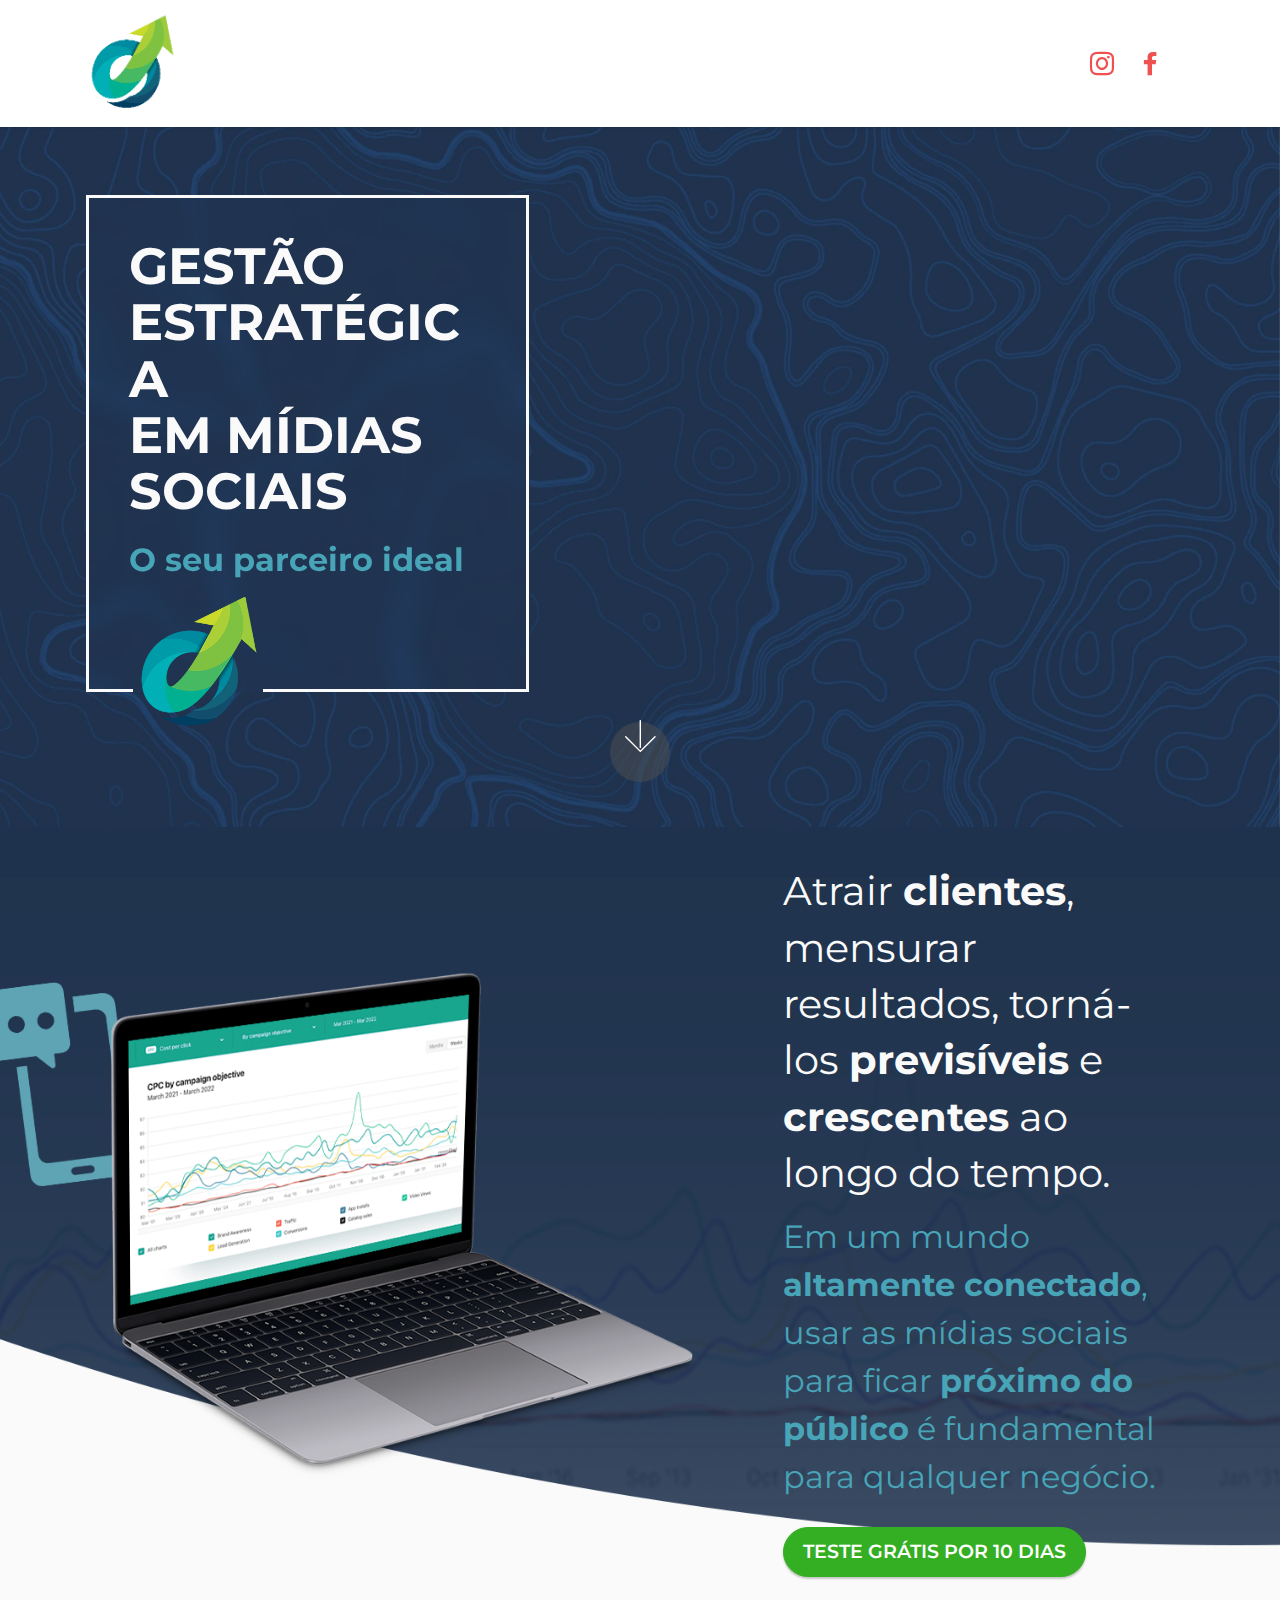
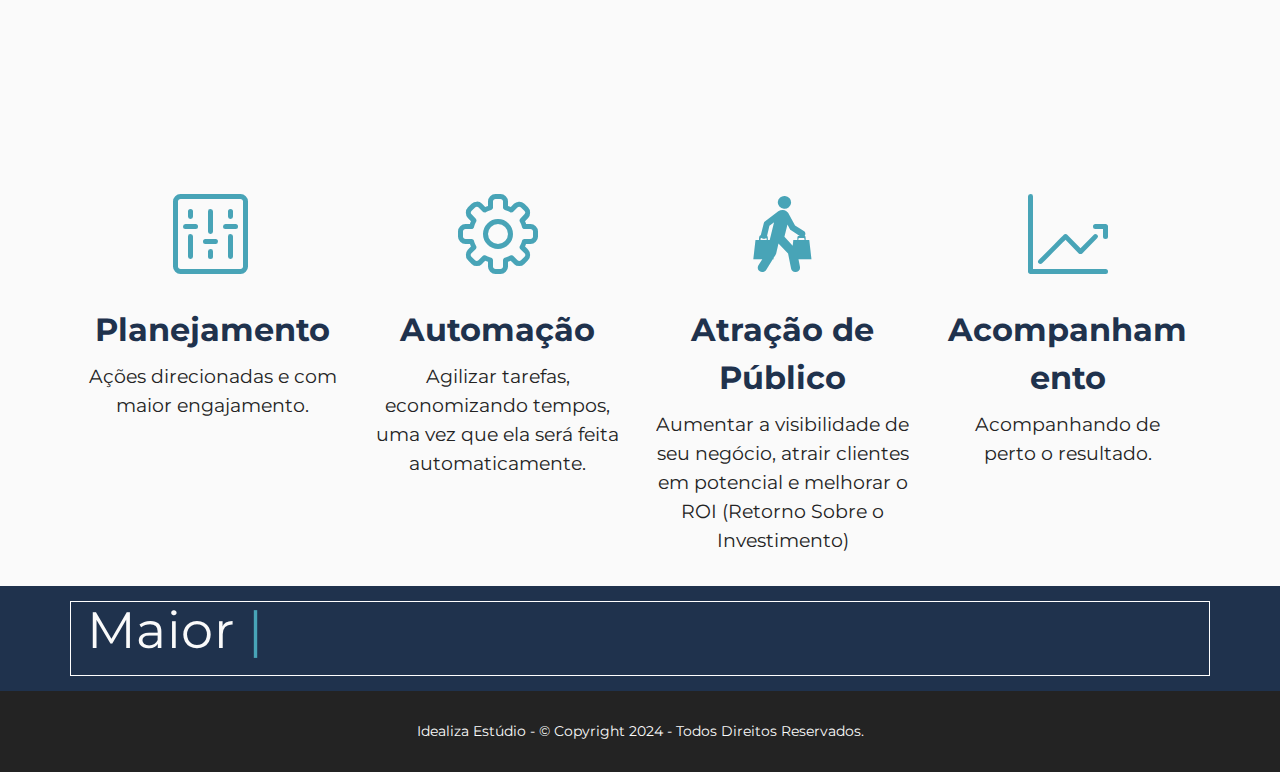
<file: index.html>
<!DOCTYPE html>
<html  lang="pt">
<head>
  
  <meta charset="UTF-8">
  <meta http-equiv="X-UA-Compatible" content="IE=edge">
  
  <meta name="twitter:card" content="summary_large_image"/>
  <meta name="twitter:image:src" content="">
  <meta property="og:image" content="">
  <meta name="twitter:title" content="Idealiza Estúdio">
  <meta name="viewport" content="width=device-width, initial-scale=1, minimum-scale=1">
  <link rel="shortcut icon" href="assets/images/logo2-1.webp" type="image/x-icon">
  <meta name="description" content="GESTÃO ESTRATÉGICA EM MÍDIAS SOCIAIS">
  
  
  <title>Idealiza Estúdio</title>
  <link rel="stylesheet" href="assets/map-icons/css/map-icons.min.css">
  <link rel="stylesheet" href="assets/web/assets/mobirise-icons/mobirise-icons.css">
  <link rel="stylesheet" href="assets/web/assets/mobirise-icons-bold/mobirise-icons-bold.css">
  <link rel="stylesheet" href="assets/bootstrap/css/bootstrap.min.css">
  <link rel="stylesheet" href="assets/bootstrap/css/bootstrap-grid.min.css">
  <link rel="stylesheet" href="assets/bootstrap/css/bootstrap-reboot.min.css">
  <link rel="stylesheet" href="assets/parallax/jarallax.css">
  <link rel="stylesheet" href="assets/dropdown/css/style.css">
  <link rel="stylesheet" href="assets/socicon/css/styles.css">
  <link rel="stylesheet" href="assets/theme/css/style.css">
  <link rel="preload" href="https://fonts.googleapis.com/css?family=Montserrat:100,200,300,400,500,600,700,800,900,100i,200i,300i,400i,500i,600i,700i,800i,900i&display=swap" as="style" onload="this.onload=null;this.rel='stylesheet'">
  <noscript><link rel="stylesheet" href="https://fonts.googleapis.com/css?family=Montserrat:100,200,300,400,500,600,700,800,900,100i,200i,300i,400i,500i,600i,700i,800i,900i&display=swap"></noscript>
  <link rel="preload" as="style" href="assets/mobirise/css/mbr-additional.css"><link rel="stylesheet" href="assets/mobirise/css/mbr-additional.css" type="text/css">
  
  
  
  
</head>
<body>
  
  <section data-bs-version="5.1" class="menu menu1 cid-uueVz0sQ6m" once="menu" id="menu1-2w">
    

    <nav class="navbar navbar-dropdown navbar-fixed-top navbar-expand-lg">
        <div class="container">
            <div class="navbar-brand">
                <span class="navbar-logo">
                    <a href="index.html">
                        <img src="assets/images/logo2.webp" alt="Mobirise Website Builder" style="height: 6.6rem;">
                    </a>
                </span>
                
            </div>
            <button class="navbar-toggler" type="button" data-toggle="collapse" data-bs-toggle="collapse" data-target="#navbarSupportedContent" data-bs-target="#navbarSupportedContent" aria-controls="navbarNavAltMarkup" aria-expanded="false" aria-label="Toggle navigation">
                <div class="hamburger">
                    <span></span>
                    <span></span>
                    <span></span>
                    <span></span>
                </div>
            </button>
            <div class="collapse navbar-collapse" id="navbarSupportedContent">
                
                <div class="icons-menu">
                    <a class="iconfont-wrapper" href="https://mobiri.se" target="_blank">
                        <span class="p-2 mbr-iconfont socicon-instagram socicon" style="color: rgb(239, 81, 81); fill: rgb(239, 81, 81);"></span>
                    </a>
                    <a class="iconfont-wrapper" href="https://mobiri.se" target="_blank">
                        <span class="p-2 mbr-iconfont socicon-facebook socicon"></span>
                    </a>
                    
                    
                </div>
                
            </div>
        </div>
    </nav>
</section>

<section class="casperHeader1 cid-tbAWi7ae10 mbr-parallax-background" id="Elemento1">

    

    

    <div class="container align-left">
        <div class="row">
            <div class="mbr-white col-lg-5 col-md-6">
                <div class="wrapper">
                    <h1 class="mbr-section-title mbr-bold pb-2 mbr-fonts-style display-1">GESTÃO<br>ESTRATÉGICA<br>EM MÍDIAS<br>SOCIAIS</h1>
                    <h3 class="mbr-section-subtitle align-left mbr-light pb-2 mbr-fonts-style display-5"><strong>O seu parceiro ideal</strong></h3>
                    <p class="mbr-text pb-2 align-left mbr-fonts-style display-7">&nbsp;&nbsp;</p>
                    
                    <div> <img src="assets/images/logo7.webp" title="mobirise" alt=""></div>
                </div>
            </div>
        </div>
    </div>
    <div class="mbr-arrow hidden-sm-down" aria-hidden="true">
        <a href="#next">
            <i class="mbri-down mbr-iconfont"></i>
        </a>
    </div>
</section>

<section data-bs-version="5.1" class="header11 cid-tlhZqP1WXB" id="Elemento2">

    

    

    <div class="container">
        <div class="row justify-content-center">
            <div class="col-12 col-md-7 image-wrapper">
                <img class="w-100" src="assets/images/laptop4.webp" alt="Mobirise Website Builder">
            </div>
            <div class="col-12 col-md">
                <div class="text-wrapper text-center">
                    <h1 class="mbr-section-title mbr-fonts-style mb-3 display-1"><span style="font-size: 40px;">Atrair <strong>clientes</strong>, mensurar resultados, torná-los&nbsp;</span><span style="font-size: 40px;"><strong>previsíveis</strong> e <strong>crescentes</strong> ao longo do tempo.</span></h1>
                    <p class="mbr-text mbr-fonts-style display-5">Em um mundo <strong>altamente conectado</strong>, usar as mídias sociais para ficar <strong>próximo do público</strong> é fundamental para qualquer negócio.</p>
                    <div class="mbr-section-btn mt-3"><a class="btn btn-warning display-7" href="https://wa.me/5548984440806">TESTE GRÁTIS POR 10 DIAS</a></div>
                </div>
            </div>
        </div>
    </div>
</section>

<section data-bs-version="5.1" class="features1 cid-trkeIFPzyO" id="Elemento3">
    

    
    <div class="container">
        <div class="row">
            
        </div>
        <div class="row">
            <div class="card col-12 col-md-6 col-lg-3">
                <div class="card-wrapper">
                    <div class="card-box align-center">
                        <div class="iconfont-wrapper">
                            <span class="mbr-iconfont mbrib-setting2"></span>
                        </div>
                        <h5 class="card-title mbr-fonts-style display-5"><strong>Planejamento</strong></h5>
                        <p class="card-text mbr-fonts-style display-7">Ações direcionadas e com maior engajamento.</p>
                    </div>
                </div>
            </div>
            <div class="card col-12 col-md-6 col-lg-3">
                <div class="card-wrapper">
                    <div class="card-box align-center">
                        <div class="iconfont-wrapper">
                            <span class="mbr-iconfont mbrib-setting"></span>
                        </div>
                        <h5 class="card-title mbr-fonts-style display-5"><strong>Automação</strong></h5>
                        <p class="card-text mbr-fonts-style display-7">Agilizar tarefas, economizando tempos, uma vez que ela será feita automaticamente.</p>
                    </div>
                </div>
            </div>
            <div class="card col-12 col-md-6 col-lg-3">
                <div class="card-wrapper">
                    <div class="card-box align-center">
                        <div class="iconfont-wrapper">
                            <span class="mbr-iconfont map-icon map-icon-shopping-mall"></span>
                        </div>
                        <h5 class="card-title mbr-fonts-style display-5"><strong>Atração de Público</strong></h5>
                        <p class="card-text mbr-fonts-style display-7">Aumentar a visibilidade de seu negócio, atrair clientes em potencial e melhorar o ROI (Retorno Sobre o Investimento)</p>
                    </div>
                </div>
            </div>
            <div class="card col-12 col-md-6 col-lg-3">
                <div class="card-wrapper">
                    <div class="card-box align-center">
                        <div class="iconfont-wrapper">
                            <span class="mbr-iconfont mbrib-growing-chart"></span>
                        </div>
                        <h5 class="card-title mbr-fonts-style display-5"><strong>Acompanhamento</strong></h5>
                        <p class="card-text mbr-fonts-style display-7">Acompanhando de
<br>perto o resultado.</p>
                    </div>
                </div>
            </div>
        </div>
    </div>
</section>

<section class="casperHeader5 cid-tbAT04ILbR" id="Texto1">

    

    

    <div class="container">
        <div class="row">
            <div class="mbr-white col-md-12">
                
                <div class="typed-text pb-3 display-1">
                    <span class="mbr-section-subtitle mbr-fonts-style mbr-white display-1">Maior</span>
                    <span>
                        <span class="animated-element mbr-bold" data-word1="Planejamento" data-word2="Autonomia" data-word3="Conversão" data-speed="44">
                        </span>
                    </span>
                </div>
                
                
            </div>
        </div>
    </div>
    
</section>

<section data-bs-version="5.1" class="footer7 cid-tlbBoMCSoI" once="footers" id="Base">

    

    

    <div class="container">
        <div class="media-container-row align-center mbr-white">
            <div class="col-12">
                <p class="mbr-text mb-0 mbr-fonts-style display-4">
                    Idealiza Estúdio - © Copyright 2024 - Todos Direitos Reservados.
                </p>
            </div>
        </div>
    </div>
</section><section><a href="https://mobiri.se"></a><a href="https://mobiri.se"></a></section><script src="assets/bootstrap/js/bootstrap.bundle.min.js"></script>  <script src="assets/parallax/jarallax.js"></script>  <script src="assets/typed/typed.js"></script>  <script src="assets/smoothscroll/smooth-scroll.js"></script>  <script src="assets/ytplayer/index.js"></script>  <script src="assets/dropdown/js/navbar-dropdown.js"></script>  <script src="assets/theme/js/script.js"></script>  
  
  
</body>
</html>
</file>
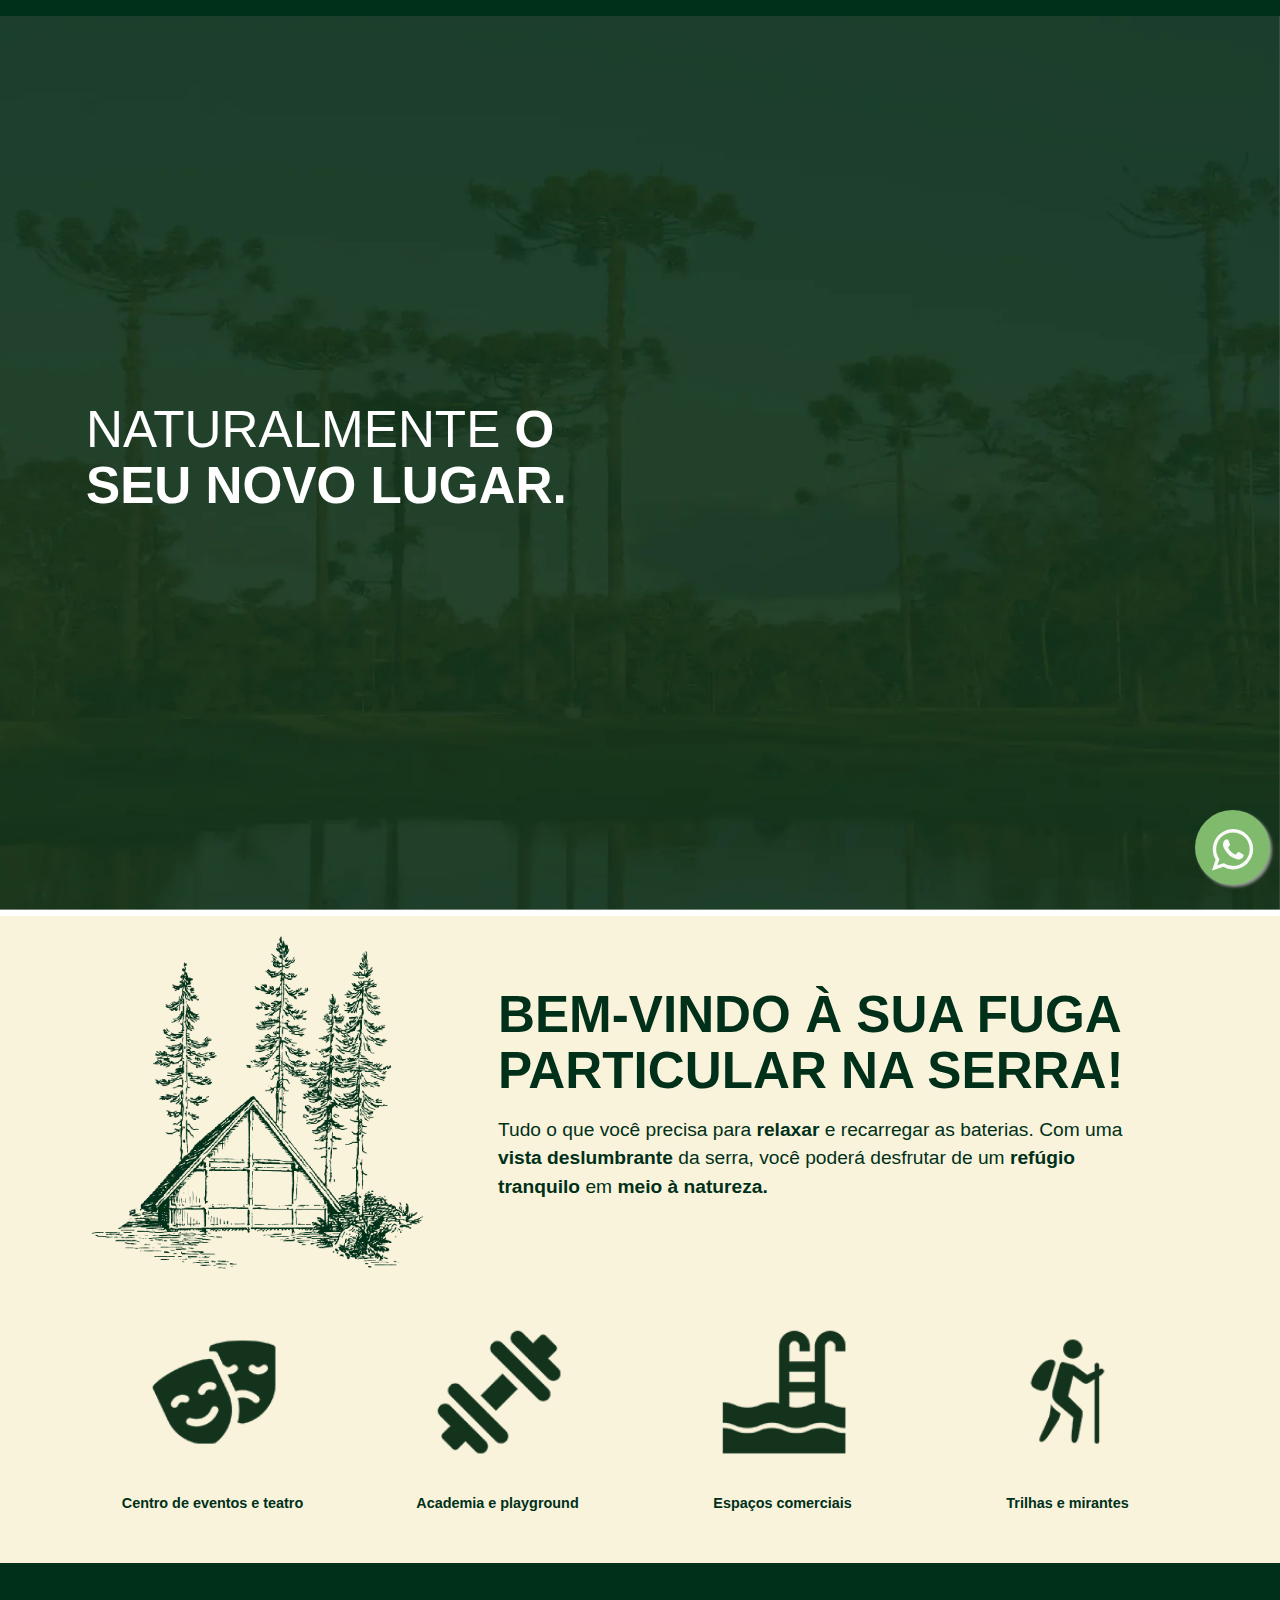
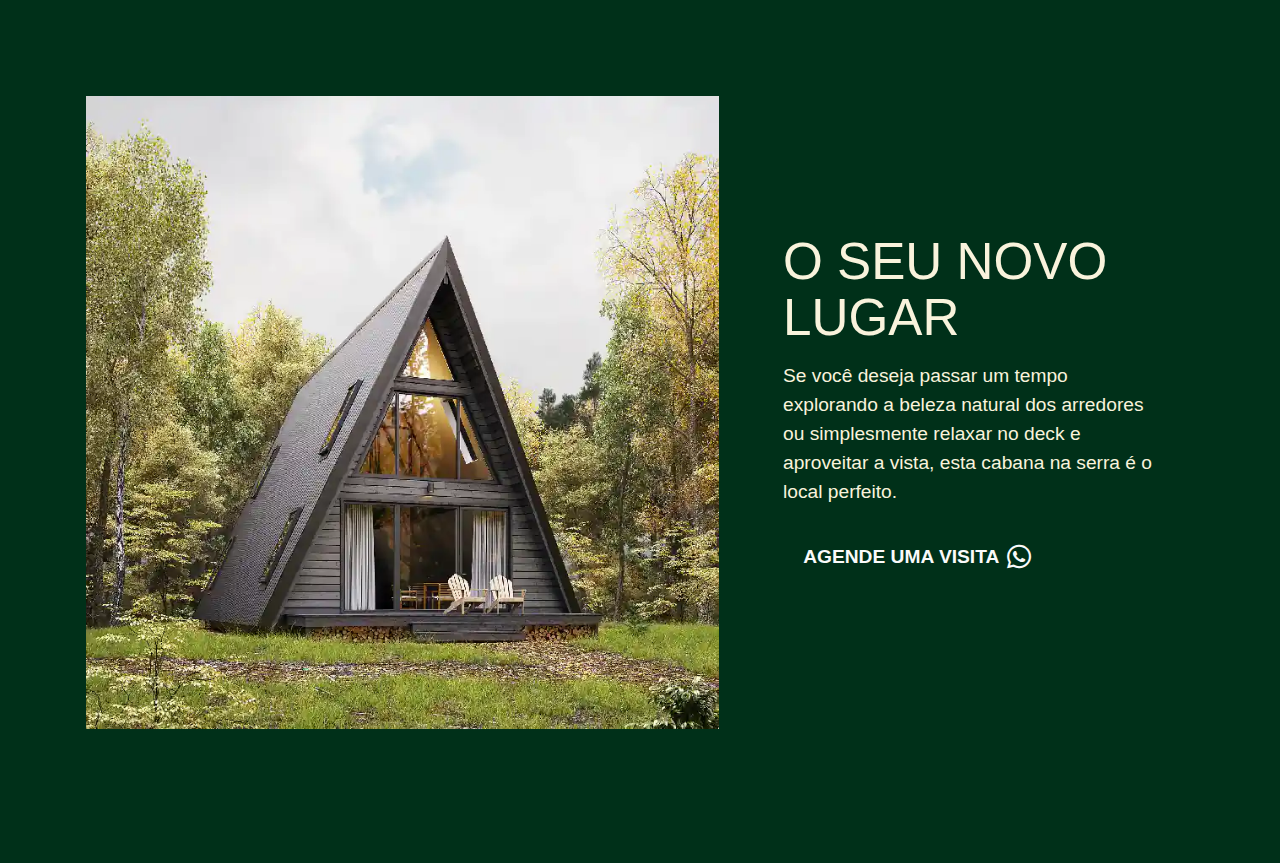
<file: cabana.html>
<!DOCTYPE html>
<html  lang="pt">
<head>
  
  <meta charset="UTF-8">
  <meta http-equiv="X-UA-Compatible" content="IE=edge">
  
  <meta name="twitter:card" content="summary_large_image"/>
  <meta name="twitter:image:src" content="">
  <meta property="og:image" content="">
  <meta name="twitter:title" content="Cabana">
  <meta name="viewport" content="width=device-width, initial-scale=1, minimum-scale=1">
  <link rel="shortcut icon" href="assets/images/logo2-1.webp" type="image/x-icon">
  <meta name="description" content="BEM-VINDO À SUA FUGA PARTICULAR NA SERRA!

Tudo o que você precisa para relaxar e recarregar as baterias. Com uma vista deslumbrante da serra, você poderá desfrutar de um refúgio tranquilo em meio à natureza.
">
  
  
  <title>Cabana</title>
  <link rel="stylesheet" href="assets/web/assets/mobirise-icons2/mobirise2.css">
  <link rel="stylesheet" href="assets/bootstrap/css/bootstrap.min.css">
  <link rel="stylesheet" href="assets/bootstrap/css/bootstrap-grid.min.css">
  <link rel="stylesheet" href="assets/bootstrap/css/bootstrap-reboot.min.css">
  <link rel="stylesheet" href="assets/parallax/jarallax.css">
  <link rel="stylesheet" href="assets/socicon/css/styles.css">
  <link rel="stylesheet" href="assets/theme/css/style.css">
  <link rel="preload" href="https://fonts.googleapis.com/css?family=Roboto+Slab:100,200,300,400,500,600,700,800,900&display=swap" as="style" onload="this.onload=null;this.rel='stylesheet'">
  <noscript><link rel="stylesheet" href="https://fonts.googleapis.com/css?family=Roboto+Slab:100,200,300,400,500,600,700,800,900&display=swap"></noscript>
  <link rel="preload" href="https://fonts.googleapis.com/css?family=Roboto+Flex:400&display=swap" as="style" onload="this.onload=null;this.rel='stylesheet'">
  <noscript><link rel="stylesheet" href="https://fonts.googleapis.com/css?family=Roboto+Flex:400&display=swap"></noscript>
  <link rel="preload" as="style" href="assets/mobirise/css/mbr-additional.css"><link rel="stylesheet" href="assets/mobirise/css/mbr-additional.css" type="text/css">
  
  
  
  
</head>
<body>
  
  <section data-bs-version="5.1" class="info1 cid-ud2nce3tSu" id="info1-2u">
    
    
    <div class="align-center container">
        <div class="row justify-content-center">
            <div class="col-12 col-lg-8">
                
                
                
            </div>
        </div>
    </div>
</section>

<section data-bs-version="5.1" class="header5 cid-ud2e0ajRA0 mbr-fullscreen mbr-parallax-background" id="Imagem01">

    

    

    <div class="container">
        <div class="row">
            <div class="col-12 col-lg-8">
                <h1 class="mbr-section-title mbr-fonts-style mbr-white mb-3 display-1">NATURALMENTE <strong>O SEU&nbsp;</strong><strong>NOVO&nbsp;</strong><strong>LUGAR.</strong></h1>
                
                
                
            </div>
        </div>
    </div>
</section>

<section data-bs-version="5.1" class="header11 cid-txKw4Fwy69" id="Copy">

    

    

    <div class="container">
        <div class="row justify-content-center">
            <div class="col-12 col-md-4 image-wrapper">
                <img class="w-100" src="assets/images/casa.webp" alt="Mobirise Website Builder">
            </div>
            <div class="col-12 col-md">
                <div class="text-wrapper text-center">
                    <h1 class="mbr-section-title mbr-fonts-style mb-3 display-1"><strong>BEM-VINDO À SUA FUGA PARTICULAR NA SERRA!</strong></h1>
                    <p class="mbr-text mbr-fonts-style display-7">Tudo o que você precisa para <strong>relaxar</strong> e recarregar as baterias. Com uma <strong>vista deslumbrante</strong> da serra, você poderá desfrutar de um <strong>refúgio tranquilo</strong> em <strong>meio à natureza.</strong></p>
                    
                </div>
            </div>
        </div>
    </div>
</section>

<section data-bs-version="5.1" class="clients2 cid-ud2lSlJbKm" id="clients2-2r">

    

    
    <div class="container">
        <div class="row justify-content-center">
            <div class="card col-12 col-md-6 col-lg-3">
                <div class="card-wrapper">
                    <div class="img-wrapper">
                        <img src="assets/images/h43zajp63x.png" alt="Mobirise Website Builder">
                    </div>
                    <div class="card-box align-center">
                        
                        <h5 class="card-title mbr-fonts-style mb-3 display-4"><div><strong>Centro de eventos e teatro</strong></div><div><strong>
</strong></div><div><strong>
</strong></div></h5>
                        
                        
                    </div>
                </div>
            </div>
            <div class="card col-12 col-md-6 col-lg-3">
                <div class="card-wrapper">
                    <div class="img-wrapper">
                        <img src="assets/images/ci1gg2n4ttn-1.png" alt="Mobirise Website Builder">
                    </div>
                    <div class="card-box align-center">
                        
                        <h5 class="card-title mbr-fonts-style mb-3 display-4"><strong>Academia e playground</strong></h5>
                        
                        
                    </div>
                </div>
            </div>
            <div class="card col-12 col-md-6 col-lg-3">
                <div class="card-wrapper">
                    <div class="img-wrapper">
                        <img src="assets/images/9wf8higtbmo.png" alt="Mobirise Website Builder">
                    </div>
                    <div class="card-box align-center">
                        
                        <h5 class="card-title mbr-fonts-style mb-3 display-4"><strong>Espaços comerciais</strong></h5>
                        
                        
                    </div>
                </div>
            </div>
            <div class="card col-12 col-md-6 col-lg-3">
                <div class="card-wrapper">
                    <div class="img-wrapper">
                        <img src="assets/images/t6xxugw0bil.png" alt="Mobirise Website Builder">
                    </div>
                    <div class="card-box align-center">
                        
                        <h5 class="card-title mbr-fonts-style mb-3 display-4"><strong>Trilhas e mirantes</strong></h5>
                        
                        
                    </div>
                </div>
            </div>
        </div>
    </div>
</section>

<section data-bs-version="5.1" class="header14 cid-txKw6nMoAR mbr-fullscreen" id="Imagem">

    

    

    <div class="container">
        <div class="row justify-content-center align-items-center">
            <div class="col-12 col-md-7 image-wrapper">
                <img src="assets/images/cabana2.webp" alt="Mobirise Website Builder">
            </div>
            <div class="col-12 col-md">
                <div class="text-wrapper">
                    <h1 class="mbr-section-title mbr-fonts-style mb-3 display-1">O SEU NOVO LUGAR</h1>
                    <p class="mbr-text mbr-fonts-style display-7">Se você deseja passar um tempo explorando a beleza natural dos arredores ou simplesmente relaxar no deck e aproveitar a vista, esta cabana na serra é o local perfeito.<br></p>
                    <div class="mbr-section-btn mt-3"><a class="btn btn-white-outline display-7" href="https://wa.me/5548996201835"><span class="socicon socicon-whatsapp mbr-iconfont mbr-iconfont-btn"></span>AGENDE UMA VISITA</a></div>
                </div>
            </div>
        </div>
    </div>
</section>

<section class="_customHTML cid-ud2lsUiSjF" id="whatsapp">
 
  
     
  <div class="whatapp">
		<link rel="stylesheet" href="https://maxcdn.bootstrapcdn.com/font-awesome/4.5.0/css/font-awesome.min.css">
<a class="float" target="_blank" href="https://api.whatsapp.com/send?phone=+5548996201835&text=Oi, gostaria de tirar uma dúvida.">
<i class="fa fa-whatsapp my-float"></i>
</a>
	</div>
  



 <div style="padding:1rem; background-color:#c1c1c1;" class="hidden">
   <div class="align-center">
       <h10>
          <br>
           <br><br><br><br><br>Whatsapp Button<br><br>Click the "gear" icon to change the layout of the Whatsapp Button. This text will be removed on preview/publish.<br><br>

<svg id="svg" version="1.1" xmlns="http://www.w3.org/2000/svg" xmlns:xlink="http://www.w3.org/1999/xlink" width="150" viewBox="0, 0, 400,383.33333333333337">
<g id="svgg">
<path id="path0" d="M37.210 6.152 C 35.603 6.521,34.673 7.586,34.092 9.720 C 33.330 12.516,33.825 95.736,34.612 97.241 C 35.870 99.644,28.382 99.467,134.420 99.600 C 199.138 99.681,231.925 99.852,232.882 100.115 C 235.440 100.816,235.350 101.661,230.295 124.449 C 224.368 151.170,212.070 208.952,209.422 222.521 C 207.800 230.833,207.905 232.790,209.971 232.790 C 211.891 232.790,209.325 235.910,254.122 179.099 C 277.812 149.054,289.953 133.596,295.689 126.174 C 297.890 123.327,306.521 112.368,314.870 101.822 C 367.957 34.759,386.363 11.054,386.765 9.224 C 387.073 7.820,386.446 6.596,385.169 6.111 C 383.972 5.656,39.193 5.697,37.210 6.152 M382.917 8.569 C 384.519 9.741,380.855 14.580,323.489 87.057 C 313.389 99.818,299.260 117.766,292.092 126.942 C 279.051 143.636,265.977 160.258,245.456 186.236 C 239.439 193.853,229.856 206.001,224.162 213.231 C 210.292 230.840,210.188 230.897,212.490 219.587 C 217.028 197.295,227.371 148.754,232.598 125.216 C 237.896 101.359,238.065 99.524,235.099 97.991 C 234.120 97.484,228.193 97.405,188.034 97.358 C 75.294 97.227,37.576 96.911,36.978 96.092 C 36.161 94.974,36.161 10.490,36.978 9.373 C 37.513 8.642,38.883 8.626,116.843 8.435 C 301.952 7.984,382.171 8.024,382.917 8.569 M81.622 108.821 C 107.636 108.875,150.091 108.875,175.966 108.821 C 201.840 108.766,180.556 108.722,128.667 108.722 C 76.779 108.722,55.608 108.766,81.622 108.821 M177.885 157.718 C 177.182 158.404,174.020 162.244,170.860 166.251 C 167.700 170.259,164.939 173.732,164.724 173.970 C 164.509 174.207,161.918 177.468,158.965 181.217 C 156.012 184.965,150.834 191.512,147.459 195.767 C 144.084 200.021,139.856 205.359,138.063 207.629 C 129.342 218.668,112.627 239.779,108.533 244.926 C 107.162 246.650,103.624 251.125,100.671 254.870 C 97.718 258.615,93.156 264.369,90.533 267.657 C 87.910 270.944,79.126 282.263,71.012 292.809 C 62.899 303.356,50.820 318.802,44.170 327.133 C 28.112 347.253,23.297 353.336,21.093 356.284 C 20.566 356.990,18.921 359.133,17.439 361.046 C 6.762 374.827,3.520 379.694,4.240 380.859 C 4.652 381.526,352.012 381.883,353.760 381.218 L 354.749 380.843 354.547 336.442 C 354.330 288.424,354.421 291.066,352.956 290.282 C 351.831 289.680,309.260 289.563,226.846 289.934 C 183.386 290.130,157.086 289.826,155.238 289.106 C 153.350 288.370,153.375 288.079,156.655 272.483 C 157.410 268.897,158.183 265.187,158.374 264.238 C 159.208 260.094,161.885 247.419,162.221 246.021 C 162.651 244.231,164.430 235.954,166.258 227.229 C 166.966 223.854,167.895 219.453,168.324 217.450 C 168.753 215.446,169.619 211.390,170.249 208.437 C 170.879 205.484,171.843 200.997,172.391 198.466 C 172.938 195.935,173.542 193.087,173.734 192.138 C 173.925 191.189,174.694 187.478,175.444 183.893 C 181.253 156.107,181.424 154.270,177.885 157.718 M334.899 284.838 C 335.479 284.926,336.429 284.926,337.009 284.838 C 337.589 284.751,337.114 284.679,335.954 284.679 C 334.794 284.679,334.319 284.751,334.899 284.838 " stroke="none" fill="#b3b3b3" fill-rule="evenodd">
</path>
<path id="path1" d="M116.843 8.435 C 38.883 8.626,37.513 8.642,36.978 9.373 C 36.161 10.490,36.161 94.974,36.978 96.092 C 37.576 96.911,75.294 97.227,188.034 97.358 C 228.193 97.405,234.120 97.484,235.099 97.991 C 238.065 99.524,237.896 101.359,232.598 125.216 C 227.371 148.754,217.028 197.295,212.490 219.587 C 210.188 230.897,210.292 230.840,224.162 213.231 C 229.856 206.001,239.439 193.853,245.456 186.236 C 265.977 160.258,279.051 143.636,292.092 126.942 C 299.260 117.766,313.389 99.818,323.489 87.057 C 380.855 14.580,384.519 9.741,382.917 8.569 C 382.171 8.024,301.952 7.984,116.843 8.435 " stroke="none" fill="#4c4c4c" fill-rule="evenodd">
</path>
<path id="path2" d="M24.582 1.208 C 24.285 2.061,24.165 16.987,24.175 52.119 C 24.189 104.381,24.198 104.667,25.856 107.198 C 27.312 109.419,21.600 109.300,126.819 109.300 C 187.817 109.300,223.202 109.435,223.202 109.666 C 223.202 109.868,221.385 118.791,219.165 129.496 C 216.944 140.200,215.208 149.171,215.308 149.431 C 215.408 149.690,215.358 149.957,215.197 150.023 C 214.865 150.160,213.651 155.819,204.600 199.407 C 201.952 212.158,199.872 222.815,199.977 223.088 C 200.082 223.362,199.980 223.586,199.752 223.586 C 199.516 223.586,199.414 223.996,199.516 224.531 C 199.615 225.051,199.582 225.526,199.442 225.586 C 199.151 225.710,198.557 228.337,196.119 240.268 C 195.171 244.909,194.060 250.029,193.650 251.646 C 191.455 260.308,193.965 264.453,200.009 262.145 C 201.966 261.398,201.889 261.486,213.429 246.788 C 220.801 237.399,226.824 229.751,236.050 218.064 C 240.748 212.113,252.094 197.659,269.799 175.072 C 275.255 168.111,284.303 156.570,289.907 149.425 C 295.511 142.279,303.979 131.474,308.725 125.414 C 321.361 109.277,325.827 103.583,336.629 89.833 C 342.331 82.576,346.237 77.280,346.078 77.022 C 345.919 76.764,345.976 76.688,346.216 76.836 C 346.447 76.979,347.760 75.626,349.227 73.732 C 350.658 71.885,353.101 68.781,354.656 66.833 C 356.329 64.739,357.370 63.109,357.206 62.843 C 357.041 62.576,357.094 62.496,357.336 62.646 C 357.872 62.977,368.666 49.199,368.315 48.632 C 368.164 48.388,368.223 48.310,368.450 48.451 C 368.674 48.589,373.706 42.505,379.897 34.608 C 385.973 26.858,392.261 18.965,393.871 17.066 C 395.480 15.168,397.517 12.693,398.398 11.567 L 400.000 9.519 400.000 4.759 L 400.000 0.000 212.502 0.000 L 25.003 0.000 24.582 1.208 M385.169 6.111 C 386.446 6.596,387.073 7.820,386.765 9.224 C 386.363 11.054,367.957 34.759,314.870 101.822 C 306.521 112.368,297.890 123.327,295.689 126.174 C 289.953 133.596,277.812 149.054,254.122 179.099 C 209.325 235.910,211.891 232.790,209.971 232.790 C 207.905 232.790,207.800 230.833,209.422 222.521 C 212.070 208.952,224.368 151.170,230.295 124.449 C 235.350 101.661,235.440 100.816,232.882 100.115 C 231.925 99.852,199.138 99.681,134.420 99.600 C 28.382 99.467,35.870 99.644,34.612 97.241 C 33.825 95.736,33.330 12.516,34.092 9.720 C 34.673 7.586,35.603 6.521,37.210 6.152 C 39.193 5.697,383.972 5.656,385.169 6.111 M175.966 108.821 C 150.091 108.875,107.636 108.875,81.622 108.821 C 55.608 108.766,76.779 108.722,128.667 108.722 C 180.556 108.722,201.840 108.766,175.966 108.821 M180.735 144.991 C 179.413 145.394,178.766 146.116,171.634 155.164 C 166.035 162.266,160.321 169.481,152.304 179.573 C 148.329 184.577,145.792 188.088,145.958 188.357 C 146.118 188.615,146.070 188.703,145.844 188.563 C 145.295 188.224,144.060 189.684,144.413 190.256 C 144.585 190.533,144.541 190.624,144.307 190.478 C 143.770 190.147,136.792 198.920,137.142 199.485 C 137.301 199.742,137.247 199.823,137.013 199.678 C 136.474 199.345,127.972 210.042,128.323 210.610 C 128.476 210.857,128.426 210.944,128.208 210.810 C 127.996 210.679,125.945 212.939,123.650 215.832 C 121.355 218.726,116.830 224.412,113.595 228.469 C 110.061 232.902,107.824 236.025,107.991 236.295 C 108.151 236.554,108.103 236.641,107.877 236.502 C 107.327 236.162,106.092 237.623,106.445 238.194 C 106.613 238.465,106.574 238.562,106.354 238.426 C 106.145 238.297,104.765 239.694,103.288 241.531 C 96.608 249.837,76.645 275.196,70.771 282.838 C 67.204 287.478,62.325 293.824,59.929 296.939 C 57.436 300.180,55.688 302.790,55.842 303.039 C 55.996 303.289,55.941 303.369,55.712 303.227 C 55.170 302.893,54.322 303.975,54.676 304.549 C 54.843 304.818,54.798 304.908,54.569 304.766 C 54.020 304.427,52.785 305.888,53.138 306.459 C 53.307 306.733,53.266 306.827,53.039 306.686 C 52.524 306.368,45.925 314.778,46.261 315.323 C 46.416 315.573,46.348 315.638,46.095 315.482 C 45.595 315.173,22.023 344.549,22.104 345.380 C 22.133 345.675,22.027 345.837,21.868 345.738 C 21.392 345.444,20.226 346.987,20.539 347.494 C 20.712 347.773,20.668 347.862,20.431 347.716 C 20.071 347.493,14.984 353.821,7.143 364.244 C 5.466 366.473,4.298 368.371,4.451 368.618 C 4.610 368.875,4.551 368.949,4.308 368.799 C 4.071 368.653,3.080 369.715,1.982 371.294 L 0.069 374.044 0.025 378.776 L -0.020 383.509 180.335 383.509 L 360.690 383.509 360.580 337.776 C 360.460 288.005,360.498 288.865,358.312 286.446 C 355.732 283.591,359.250 283.754,301.092 283.791 C 272.531 283.809,249.028 283.908,248.862 284.010 C 247.895 284.608,161.482 283.949,160.872 283.340 C 160.729 283.196,161.071 280.888,161.632 278.211 C 162.193 275.534,162.558 273.098,162.443 272.798 C 162.327 272.497,162.365 272.333,162.526 272.433 C 162.687 272.532,163.297 270.255,163.881 267.371 C 164.465 264.488,167.099 252.044,169.734 239.719 C 172.369 227.393,174.442 217.093,174.340 216.829 C 174.239 216.565,174.296 216.294,174.468 216.228 C 174.932 216.048,176.895 206.412,176.573 205.891 C 176.400 205.611,176.462 205.545,176.738 205.716 C 177.004 205.880,177.181 205.740,177.181 205.367 C 177.181 205.025,178.123 200.312,179.274 194.894 C 183.691 174.105,185.667 164.276,185.737 162.744 C 185.777 161.869,185.963 161.247,186.149 161.360 C 186.336 161.474,186.409 161.024,186.312 160.361 C 186.214 159.699,186.256 159.156,186.405 159.156 C 186.650 159.156,187.185 156.010,187.710 151.486 C 188.291 146.478,185.225 143.623,180.735 144.991 M180.249 158.438 C 180.249 160.249,178.966 167.046,175.444 183.893 C 174.694 187.478,173.925 191.189,173.734 192.138 C 173.542 193.087,172.938 195.935,172.391 198.466 C 171.843 200.997,170.879 205.484,170.249 208.437 C 169.619 211.390,168.753 215.446,168.324 217.450 C 167.895 219.453,166.966 223.854,166.258 227.229 C 164.430 235.954,162.651 244.231,162.221 246.021 C 161.885 247.419,159.208 260.094,158.374 264.238 C 158.183 265.187,157.410 268.897,156.655 272.483 C 153.375 288.079,153.350 288.370,155.238 289.106 C 157.086 289.826,183.386 290.130,226.846 289.934 C 309.260 289.563,351.831 289.680,352.956 290.282 C 354.421 291.066,354.330 288.424,354.547 336.442 L 354.749 380.843 353.760 381.218 C 352.012 381.883,4.652 381.526,4.240 380.859 C 3.520 379.694,6.762 374.827,17.439 361.046 C 18.921 359.133,20.566 356.990,21.093 356.284 C 23.297 353.336,28.112 347.253,44.170 327.133 C 50.820 318.802,62.899 303.356,71.012 292.809 C 79.126 282.263,87.910 270.944,90.533 267.657 C 93.156 264.369,97.718 258.615,100.671 254.870 C 103.624 251.125,107.162 246.650,108.533 244.926 C 112.627 239.779,129.342 218.668,138.063 207.629 C 139.856 205.359,144.084 200.021,147.459 195.767 C 150.834 191.512,156.012 184.965,158.965 181.217 C 161.918 177.468,164.509 174.207,164.724 173.970 C 164.939 173.732,167.700 170.259,170.860 166.251 C 179.198 155.678,180.249 154.803,180.249 158.438 M337.009 284.838 C 336.429 284.926,335.479 284.926,334.899 284.838 C 334.319 284.751,334.794 284.679,335.954 284.679 C 337.114 284.679,337.589 284.751,337.009 284.838" stroke="none" fill="#fafafa" fill-rule="evenodd">
</path>
    </g>
           </svg>
           <br><br><br>
       </h10>				
    </div>
  </div>  
</section><section><a href="https://mobiri.se"></a><a href="https://mobiri.se"></a></section><script src="assets/bootstrap/js/bootstrap.bundle.min.js"></script>  <script src="assets/parallax/jarallax.js"></script>  <script src="assets/smoothscroll/smooth-scroll.js"></script>  <script src="assets/ytplayer/index.js"></script>  <script src="assets/theme/js/script.js"></script>  
  
  
</body>
</html>
</file>
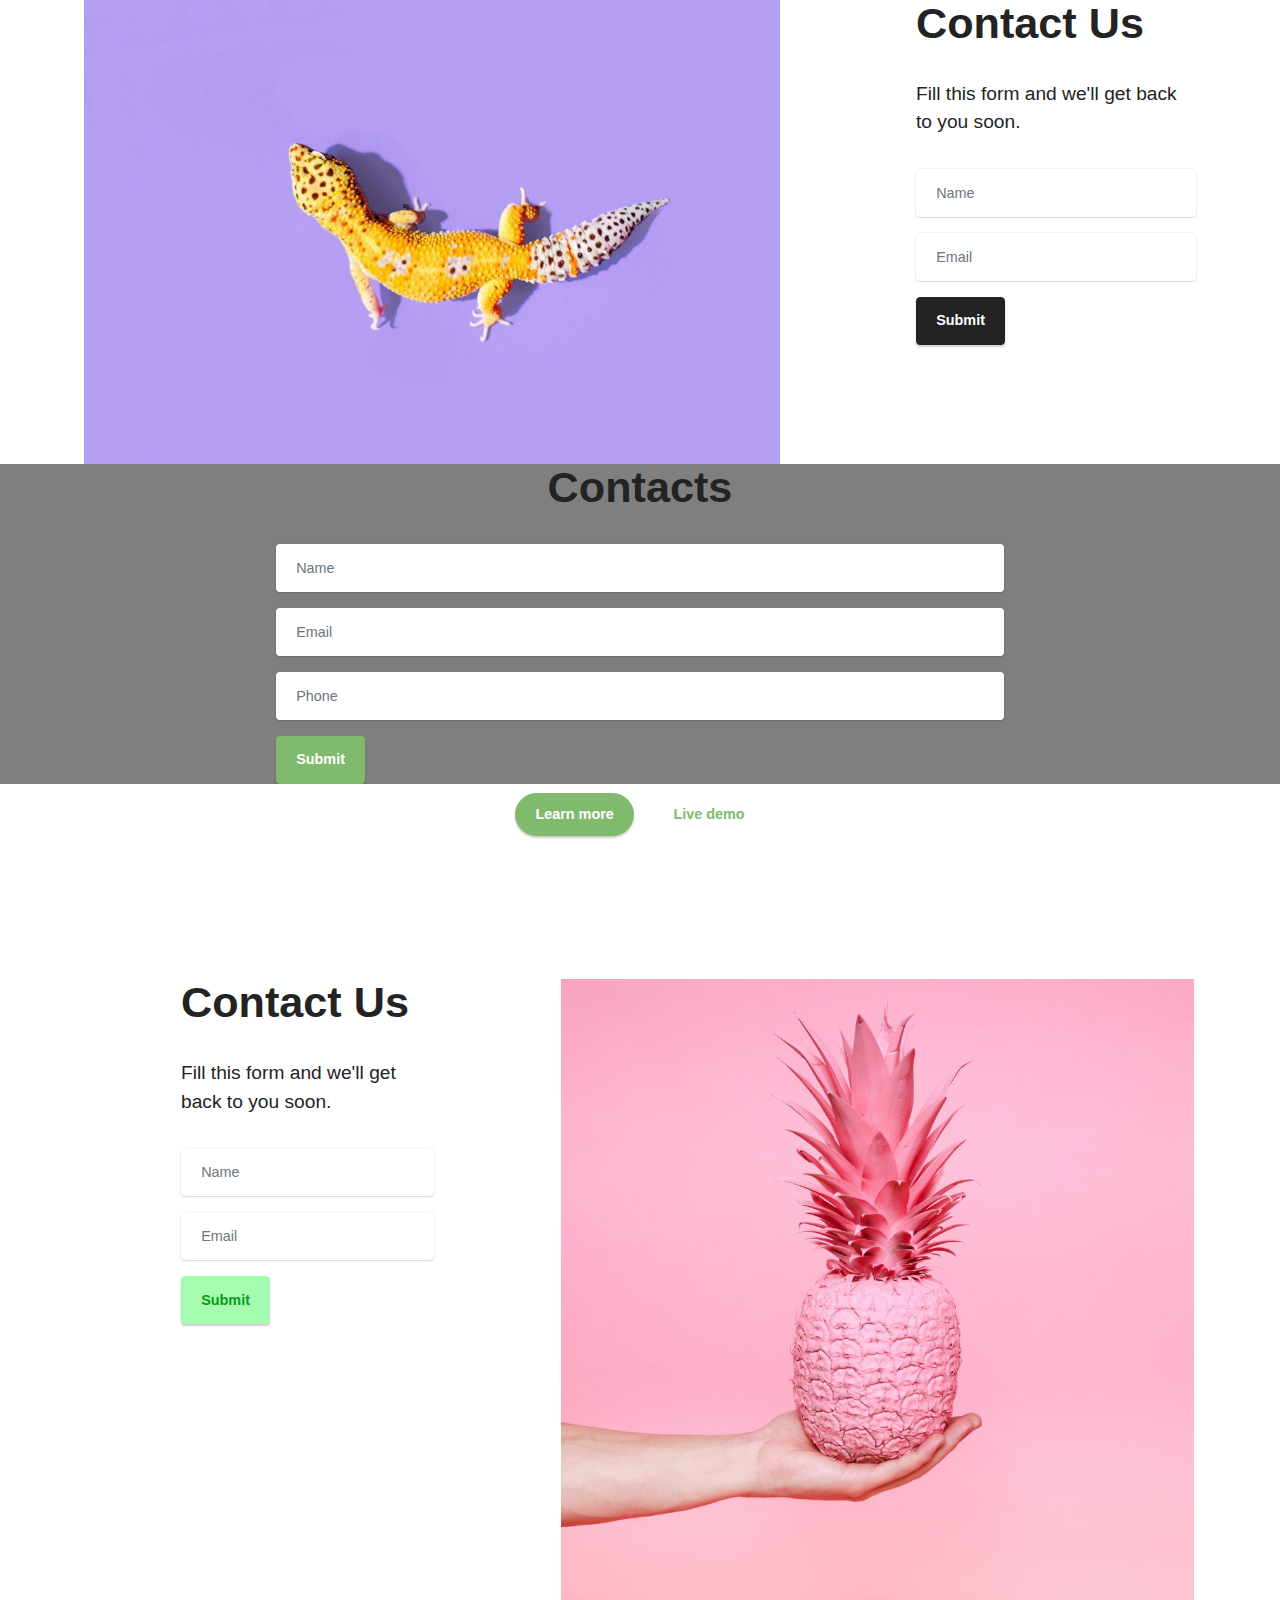
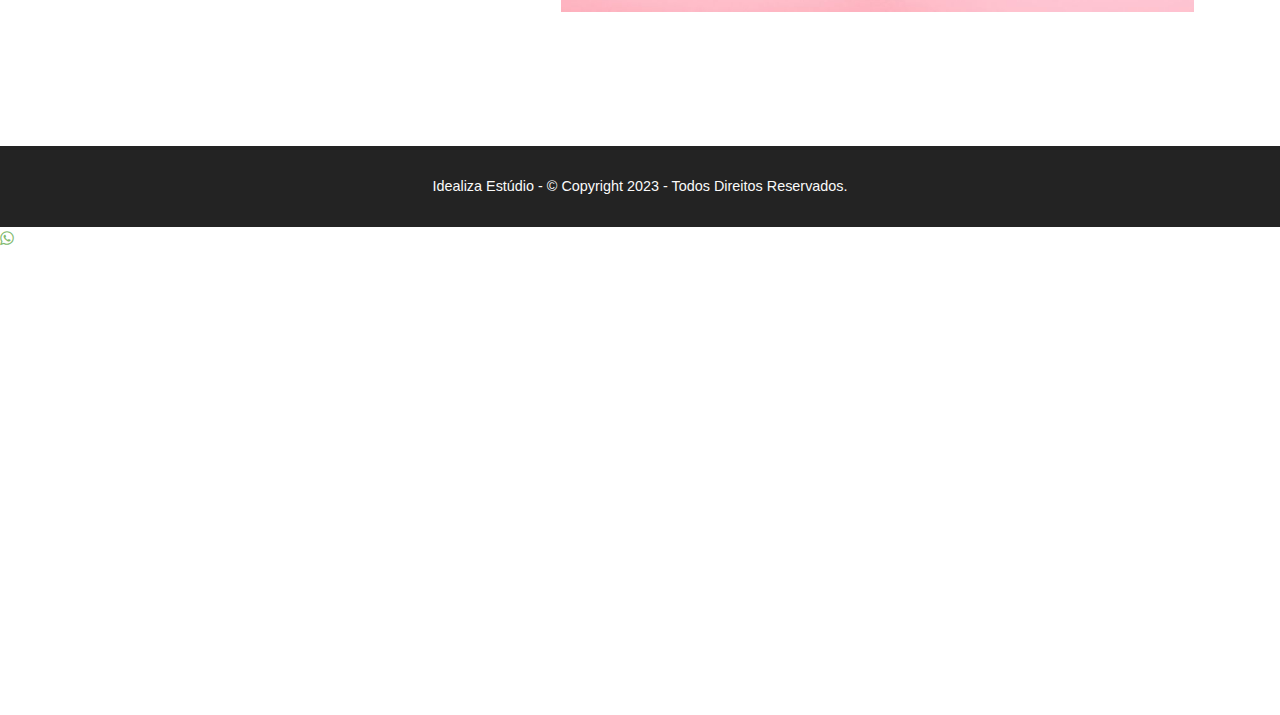
<file: Cadastro.html>
<!DOCTYPE html>
<html  >
<head>
  
  <meta charset="UTF-8">
  <meta http-equiv="X-UA-Compatible" content="IE=edge">
  
  <meta name="twitter:card" content="summary_large_image"/>
  <meta name="twitter:image:src" content="">
  <meta property="og:image" content="">
  <meta name="twitter:title" content="Cadastro">
  <meta name="viewport" content="width=device-width, initial-scale=1, minimum-scale=1">
  <link rel="shortcut icon" href="assets/images/logo2-1.webp" type="image/x-icon">
  <meta name="description" content="">
  
  
  <title>Cadastro</title>
  <link rel="stylesheet" href="assets/bootstrap/css/bootstrap.min.css">
  <link rel="stylesheet" href="assets/bootstrap/css/bootstrap-grid.min.css">
  <link rel="stylesheet" href="assets/bootstrap/css/bootstrap-reboot.min.css">
  <link rel="stylesheet" href="assets/theme/css/style.css">
  <link rel="preload" href="https://fonts.googleapis.com/css?family=Roboto+Slab:100,200,300,400,500,600,700,800,900&display=swap" as="style" onload="this.onload=null;this.rel='stylesheet'">
  <noscript><link rel="stylesheet" href="https://fonts.googleapis.com/css?family=Roboto+Slab:100,200,300,400,500,600,700,800,900&display=swap"></noscript>
  <link rel="preload" href="https://fonts.googleapis.com/css?family=Roboto+Flex:400&display=swap" as="style" onload="this.onload=null;this.rel='stylesheet'">
  <noscript><link rel="stylesheet" href="https://fonts.googleapis.com/css?family=Roboto+Flex:400&display=swap"></noscript>
  <link rel="preload" as="style" href="assets/mobirise/css/mbr-additional.css"><link rel="stylesheet" href="assets/mobirise/css/mbr-additional.css" type="text/css">
  
  
  
  
</head>
<body>
  
  <section data-bs-version="5.1" class="form3 cid-u6eb4eDXsz" id="form3-2e">

    

    

    <div class="container-fluid">
        <div class="row justify-content-center">
            <div class="col-lg-7 col-12">
                <div class="image-wrapper">
                    <img class="w-100" src="assets/images/features6.jpg" alt="Mobirise Website Builder">
                </div>
            </div>
            <div class="col-lg-3 offset-lg-1 mbr-form" data-form-type="formoid">
                <form action="https://mobirise.eu/" method="POST" class="mbr-form form-with-styler" data-form-title="Form Name"><input type="hidden" name="email" data-form-email="true" value="b52fJ0h6Fy/RQDd0Xh37Z9zhyZpFevK8mfAKKXwnux0fC1qmVubz1hZ2oEcPZuZDHkMPQbqWCHt5ino8mzOISRgn0pg9vO3eJFpslrEO7E8d9LZYB6PtlYpDNbxBu1Ks">
                    <div class="row">
                        <div hidden="hidden" data-form-alert="" class="alert alert-success col-12">Thanks for filling out the form!</div>
                        <div hidden="hidden" data-form-alert-danger="" class="alert alert-danger col-12">
                            Oops...! some problem!
                        </div>
                    </div>
                    <div class="dragArea row">
                        <div class="col-lg-12 col-md-12 col-sm-12">
                            <h1 class="mbr-section-title mb-4 display-2">
                                <strong>Contact Us</strong>
                            </h1>
                        </div>
                        <div class="col-lg-12 col-md-12 col-sm-12">
                            <p class="mbr-text mbr-fonts-style mb-4 display-7">Fill this form and we'll get back to you
                                soon.</p>
                        </div>
                        <div data-for="name" class="col-lg-12 col-md col-sm-12 form-group mb-3">
                            <input type="text" name="name" placeholder="Name" data-form-field="name" class="form-control" value="" id="name-form3-2e">
                        </div>
                        <div class="col-lg-12 col-md col-sm-12 form-group mb-3" data-for="email">
                            <input type="email" name="email" placeholder="Email" data-form-field="email" class="form-control" value="" id="email-form3-2e">
                        </div>
                        <div class="col-md-auto col-12 mbr-section-btn">
                            <button type="submit" class="btn btn-black display-4">Submit</button>
                        </div>
                    </div>
                </form>
            </div>
            <div class="offset-lg-1"></div>
        </div>
    </div>
</section>

<section data-bs-version="5.1" class="form6 cid-u6ebiypK66" id="form6-2g">
    
    <div class="mbr-overlay"></div>
    <div class="container">
        <div class="mbr-section-head">
            <h3 class="mbr-section-title mbr-fonts-style align-center mb-0 display-2">
                <strong>Contacts</strong>
            </h3>
            
        </div>
        <div class="row justify-content-center mt-4">
            <div class="col-lg-8 mx-auto mbr-form" data-form-type="formoid">
                <form action="https://mobirise.eu/" method="POST" class="mbr-form form-with-styler mx-auto" data-form-title="Form Name"><input type="hidden" name="email" data-form-email="true" value="VRlfCT38Hfp2irTZbjy2lFJuiFt1F5lahXIrkFYFLWi3Z3/YOpTlzsqk2fzGPseBIlMo/ksApL9nG0XDgM62m6/XWKM8Sj5lKxkk5yj/TXR7aejHDcAzB+jTVfor2bOi">
                    <div class="row">
                        <div hidden="hidden" data-form-alert="" class="alert alert-success col-12">Thanks for filling out the form!</div>
                        <div hidden="hidden" data-form-alert-danger="" class="alert alert-danger col-12">
                            Oops...! some problem!
                        </div>
                    </div>
                    <div class="dragArea row">
                        <div class="col-lg-12 col-md-12 col-sm-12 form-group mb-3" data-for="name">
                            <input type="text" name="name" placeholder="Name" data-form-field="name" class="form-control" value="" id="name-form6-2g">
                        </div>
                        <div class="col-lg-12 col-md-12 col-sm-12 form-group mb-3" data-for="email">
                            <input type="email" name="email" placeholder="Email" data-form-field="email" class="form-control" value="" id="email-form6-2g">
                        </div>
                        <div data-for="phone" class="col-lg-12 col-md-12 col-sm-12 form-group mb-3">
                            <input type="tel" name="phone" placeholder="Phone" data-form-field="phone" class="form-control" value="" id="phone-form6-2g">
                        </div>
                        <div class="col-auto mbr-section-btn align-center">
                            <button type="submit" class="btn btn-primary display-4">Submit</button>
                        </div>
                    </div>
                </form>
            </div>
        </div>
    </div>
</section>

<section data-bs-version="5.1" class="content11 cid-u6ebRwv7Su" id="content11-2j">
    
    <div class="container">
        <div class="row justify-content-center">
            <div class="col-md-12 col-lg-10">
                <div class="mbr-section-btn align-center"><a class="btn btn-primary display-4" href="assets/files/Catlogo_casas_pr-fabricadas_MARO_20221.pdf">Learn more</a>
                    <a class="btn btn-primary-outline display-4" href="">Live demo</a></div>
            </div>
        </div>
    </div>
</section>

<section data-bs-version="5.1" class="form4 cid-u6ebuwMpnM mbr-fullscreen" id="form4-2i">

    

    

    <div class="container">
        <div class="row content-wrapper justify-content-center">
            <div class="col-lg-3 offset-lg-1 mbr-form" data-form-type="formoid">
                <form action="https://mobirise.eu/" method="POST" class="mbr-form form-with-styler" data-form-title="Form Name"><input type="hidden" name="email" data-form-email="true" value="zlWqblvZnSHFSiZwd5y7rgj1UPJ1ZgA+nAXc8mTMfAR/WMhqalSpbuEYXqY9g/3UN/p+IIHXI5lBuftTbehzOXhS9LXmpe7RSxkRjbjWeZOYqD2RHGoAlDVuyzEXaVY5">
                    <div class="row">
                        <div hidden="hidden" data-form-alert="" class="alert alert-success col-12">Thanks for filling out the form!</div>
                        <div hidden="hidden" data-form-alert-danger="" class="alert alert-danger col-12">
                            Oops...! some problem!
                        </div>
                    </div>
                    <div class="dragArea row">
                        <div class="col-lg-12 col-md-12 col-sm-12">
                            <h1 class="mbr-section-title mb-4 display-2">
                                <strong>Contact Us</strong>
                            </h1>
                        </div>
                        <div class="col-lg-12 col-md-12 col-sm-12">
                            <p class="mbr-text mbr-fonts-style mb-4 display-7">
                                Fill this form and we'll get back to you soon.</p>
                        </div>
                        <div class="col-lg-12 col-md col-12 form-group mb-3" data-for="name">
                            <input type="text" name="name" placeholder="Name" data-form-field="name" class="form-control" value="" id="name-form4-2i">
                        </div>
                        <div class="col-lg-12 col-md col-12 form-group mb-3" data-for="email">
                            <input type="email" name="email" placeholder="Email" data-form-field="email" class="form-control" value="" id="email-form4-2i">
                        </div>
                        <div class="col-12 col-md-auto mbr-section-btn">
                            <button type="submit" class="btn btn-secondary display-4">Submit</button>
                        </div>
                    </div>
                </form>
            </div>
            <div class="col-lg-7 offset-lg-1 col-12">
                <div class="image-wrapper">
                    <img class="w-100" src="assets/images/sq3.jpg" alt="Mobirise Website Builder">
                </div>
            </div>
        </div>
    </div>
</section>

<section data-bs-version="5.1" class="footer7 cid-tlbBoMCSoI" once="footers" id="footer7-28">

    

    

    <div class="container">
        <div class="media-container-row align-center mbr-white">
            <div class="col-12">
                <p class="mbr-text mb-0 mbr-fonts-style display-4">
                    Idealiza Estúdio - © Copyright 2023 - Todos Direitos Reservados.
                </p>
            </div>
        </div>
    </div>
</section>

<section class="_customHTML cid-u6e2xETZh5" id="whatsbutton-2a">
 
  
     
  <div class="whatapp">
		<link rel="stylesheet" href="https://maxcdn.bootstrapcdn.com/font-awesome/4.5.0/css/font-awesome.min.css">
<a class="float" target="_blank" href="https://api.whatsapp.com/send?phone=0000000000&text=Hello ! I would like more information about your product.">
<i class="fa fa-whatsapp my-float"></i>
</a>
	</div>
  



 <div style="padding:1rem; background-color:#c1c1c1;" class="hidden">
   <div class="align-center">
       <h10>
          <br>
           <br><br><br><br><br>Whatsapp Button<br><br>Click the "gear" icon to change the layout of the Whatsapp Button. This text will be removed on preview/publish.<br><br>

<svg id="svg" version="1.1" xmlns="http://www.w3.org/2000/svg" xmlns:xlink="http://www.w3.org/1999/xlink" width="150" viewBox="0, 0, 400,383.33333333333337">
<g id="svgg">
<path id="path0" d="M37.210 6.152 C 35.603 6.521,34.673 7.586,34.092 9.720 C 33.330 12.516,33.825 95.736,34.612 97.241 C 35.870 99.644,28.382 99.467,134.420 99.600 C 199.138 99.681,231.925 99.852,232.882 100.115 C 235.440 100.816,235.350 101.661,230.295 124.449 C 224.368 151.170,212.070 208.952,209.422 222.521 C 207.800 230.833,207.905 232.790,209.971 232.790 C 211.891 232.790,209.325 235.910,254.122 179.099 C 277.812 149.054,289.953 133.596,295.689 126.174 C 297.890 123.327,306.521 112.368,314.870 101.822 C 367.957 34.759,386.363 11.054,386.765 9.224 C 387.073 7.820,386.446 6.596,385.169 6.111 C 383.972 5.656,39.193 5.697,37.210 6.152 M382.917 8.569 C 384.519 9.741,380.855 14.580,323.489 87.057 C 313.389 99.818,299.260 117.766,292.092 126.942 C 279.051 143.636,265.977 160.258,245.456 186.236 C 239.439 193.853,229.856 206.001,224.162 213.231 C 210.292 230.840,210.188 230.897,212.490 219.587 C 217.028 197.295,227.371 148.754,232.598 125.216 C 237.896 101.359,238.065 99.524,235.099 97.991 C 234.120 97.484,228.193 97.405,188.034 97.358 C 75.294 97.227,37.576 96.911,36.978 96.092 C 36.161 94.974,36.161 10.490,36.978 9.373 C 37.513 8.642,38.883 8.626,116.843 8.435 C 301.952 7.984,382.171 8.024,382.917 8.569 M81.622 108.821 C 107.636 108.875,150.091 108.875,175.966 108.821 C 201.840 108.766,180.556 108.722,128.667 108.722 C 76.779 108.722,55.608 108.766,81.622 108.821 M177.885 157.718 C 177.182 158.404,174.020 162.244,170.860 166.251 C 167.700 170.259,164.939 173.732,164.724 173.970 C 164.509 174.207,161.918 177.468,158.965 181.217 C 156.012 184.965,150.834 191.512,147.459 195.767 C 144.084 200.021,139.856 205.359,138.063 207.629 C 129.342 218.668,112.627 239.779,108.533 244.926 C 107.162 246.650,103.624 251.125,100.671 254.870 C 97.718 258.615,93.156 264.369,90.533 267.657 C 87.910 270.944,79.126 282.263,71.012 292.809 C 62.899 303.356,50.820 318.802,44.170 327.133 C 28.112 347.253,23.297 353.336,21.093 356.284 C 20.566 356.990,18.921 359.133,17.439 361.046 C 6.762 374.827,3.520 379.694,4.240 380.859 C 4.652 381.526,352.012 381.883,353.760 381.218 L 354.749 380.843 354.547 336.442 C 354.330 288.424,354.421 291.066,352.956 290.282 C 351.831 289.680,309.260 289.563,226.846 289.934 C 183.386 290.130,157.086 289.826,155.238 289.106 C 153.350 288.370,153.375 288.079,156.655 272.483 C 157.410 268.897,158.183 265.187,158.374 264.238 C 159.208 260.094,161.885 247.419,162.221 246.021 C 162.651 244.231,164.430 235.954,166.258 227.229 C 166.966 223.854,167.895 219.453,168.324 217.450 C 168.753 215.446,169.619 211.390,170.249 208.437 C 170.879 205.484,171.843 200.997,172.391 198.466 C 172.938 195.935,173.542 193.087,173.734 192.138 C 173.925 191.189,174.694 187.478,175.444 183.893 C 181.253 156.107,181.424 154.270,177.885 157.718 M334.899 284.838 C 335.479 284.926,336.429 284.926,337.009 284.838 C 337.589 284.751,337.114 284.679,335.954 284.679 C 334.794 284.679,334.319 284.751,334.899 284.838 " stroke="none" fill="#b3b3b3" fill-rule="evenodd">
</path>
<path id="path1" d="M116.843 8.435 C 38.883 8.626,37.513 8.642,36.978 9.373 C 36.161 10.490,36.161 94.974,36.978 96.092 C 37.576 96.911,75.294 97.227,188.034 97.358 C 228.193 97.405,234.120 97.484,235.099 97.991 C 238.065 99.524,237.896 101.359,232.598 125.216 C 227.371 148.754,217.028 197.295,212.490 219.587 C 210.188 230.897,210.292 230.840,224.162 213.231 C 229.856 206.001,239.439 193.853,245.456 186.236 C 265.977 160.258,279.051 143.636,292.092 126.942 C 299.260 117.766,313.389 99.818,323.489 87.057 C 380.855 14.580,384.519 9.741,382.917 8.569 C 382.171 8.024,301.952 7.984,116.843 8.435 " stroke="none" fill="#4c4c4c" fill-rule="evenodd">
</path>
<path id="path2" d="M24.582 1.208 C 24.285 2.061,24.165 16.987,24.175 52.119 C 24.189 104.381,24.198 104.667,25.856 107.198 C 27.312 109.419,21.600 109.300,126.819 109.300 C 187.817 109.300,223.202 109.435,223.202 109.666 C 223.202 109.868,221.385 118.791,219.165 129.496 C 216.944 140.200,215.208 149.171,215.308 149.431 C 215.408 149.690,215.358 149.957,215.197 150.023 C 214.865 150.160,213.651 155.819,204.600 199.407 C 201.952 212.158,199.872 222.815,199.977 223.088 C 200.082 223.362,199.980 223.586,199.752 223.586 C 199.516 223.586,199.414 223.996,199.516 224.531 C 199.615 225.051,199.582 225.526,199.442 225.586 C 199.151 225.710,198.557 228.337,196.119 240.268 C 195.171 244.909,194.060 250.029,193.650 251.646 C 191.455 260.308,193.965 264.453,200.009 262.145 C 201.966 261.398,201.889 261.486,213.429 246.788 C 220.801 237.399,226.824 229.751,236.050 218.064 C 240.748 212.113,252.094 197.659,269.799 175.072 C 275.255 168.111,284.303 156.570,289.907 149.425 C 295.511 142.279,303.979 131.474,308.725 125.414 C 321.361 109.277,325.827 103.583,336.629 89.833 C 342.331 82.576,346.237 77.280,346.078 77.022 C 345.919 76.764,345.976 76.688,346.216 76.836 C 346.447 76.979,347.760 75.626,349.227 73.732 C 350.658 71.885,353.101 68.781,354.656 66.833 C 356.329 64.739,357.370 63.109,357.206 62.843 C 357.041 62.576,357.094 62.496,357.336 62.646 C 357.872 62.977,368.666 49.199,368.315 48.632 C 368.164 48.388,368.223 48.310,368.450 48.451 C 368.674 48.589,373.706 42.505,379.897 34.608 C 385.973 26.858,392.261 18.965,393.871 17.066 C 395.480 15.168,397.517 12.693,398.398 11.567 L 400.000 9.519 400.000 4.759 L 400.000 0.000 212.502 0.000 L 25.003 0.000 24.582 1.208 M385.169 6.111 C 386.446 6.596,387.073 7.820,386.765 9.224 C 386.363 11.054,367.957 34.759,314.870 101.822 C 306.521 112.368,297.890 123.327,295.689 126.174 C 289.953 133.596,277.812 149.054,254.122 179.099 C 209.325 235.910,211.891 232.790,209.971 232.790 C 207.905 232.790,207.800 230.833,209.422 222.521 C 212.070 208.952,224.368 151.170,230.295 124.449 C 235.350 101.661,235.440 100.816,232.882 100.115 C 231.925 99.852,199.138 99.681,134.420 99.600 C 28.382 99.467,35.870 99.644,34.612 97.241 C 33.825 95.736,33.330 12.516,34.092 9.720 C 34.673 7.586,35.603 6.521,37.210 6.152 C 39.193 5.697,383.972 5.656,385.169 6.111 M175.966 108.821 C 150.091 108.875,107.636 108.875,81.622 108.821 C 55.608 108.766,76.779 108.722,128.667 108.722 C 180.556 108.722,201.840 108.766,175.966 108.821 M180.735 144.991 C 179.413 145.394,178.766 146.116,171.634 155.164 C 166.035 162.266,160.321 169.481,152.304 179.573 C 148.329 184.577,145.792 188.088,145.958 188.357 C 146.118 188.615,146.070 188.703,145.844 188.563 C 145.295 188.224,144.060 189.684,144.413 190.256 C 144.585 190.533,144.541 190.624,144.307 190.478 C 143.770 190.147,136.792 198.920,137.142 199.485 C 137.301 199.742,137.247 199.823,137.013 199.678 C 136.474 199.345,127.972 210.042,128.323 210.610 C 128.476 210.857,128.426 210.944,128.208 210.810 C 127.996 210.679,125.945 212.939,123.650 215.832 C 121.355 218.726,116.830 224.412,113.595 228.469 C 110.061 232.902,107.824 236.025,107.991 236.295 C 108.151 236.554,108.103 236.641,107.877 236.502 C 107.327 236.162,106.092 237.623,106.445 238.194 C 106.613 238.465,106.574 238.562,106.354 238.426 C 106.145 238.297,104.765 239.694,103.288 241.531 C 96.608 249.837,76.645 275.196,70.771 282.838 C 67.204 287.478,62.325 293.824,59.929 296.939 C 57.436 300.180,55.688 302.790,55.842 303.039 C 55.996 303.289,55.941 303.369,55.712 303.227 C 55.170 302.893,54.322 303.975,54.676 304.549 C 54.843 304.818,54.798 304.908,54.569 304.766 C 54.020 304.427,52.785 305.888,53.138 306.459 C 53.307 306.733,53.266 306.827,53.039 306.686 C 52.524 306.368,45.925 314.778,46.261 315.323 C 46.416 315.573,46.348 315.638,46.095 315.482 C 45.595 315.173,22.023 344.549,22.104 345.380 C 22.133 345.675,22.027 345.837,21.868 345.738 C 21.392 345.444,20.226 346.987,20.539 347.494 C 20.712 347.773,20.668 347.862,20.431 347.716 C 20.071 347.493,14.984 353.821,7.143 364.244 C 5.466 366.473,4.298 368.371,4.451 368.618 C 4.610 368.875,4.551 368.949,4.308 368.799 C 4.071 368.653,3.080 369.715,1.982 371.294 L 0.069 374.044 0.025 378.776 L -0.020 383.509 180.335 383.509 L 360.690 383.509 360.580 337.776 C 360.460 288.005,360.498 288.865,358.312 286.446 C 355.732 283.591,359.250 283.754,301.092 283.791 C 272.531 283.809,249.028 283.908,248.862 284.010 C 247.895 284.608,161.482 283.949,160.872 283.340 C 160.729 283.196,161.071 280.888,161.632 278.211 C 162.193 275.534,162.558 273.098,162.443 272.798 C 162.327 272.497,162.365 272.333,162.526 272.433 C 162.687 272.532,163.297 270.255,163.881 267.371 C 164.465 264.488,167.099 252.044,169.734 239.719 C 172.369 227.393,174.442 217.093,174.340 216.829 C 174.239 216.565,174.296 216.294,174.468 216.228 C 174.932 216.048,176.895 206.412,176.573 205.891 C 176.400 205.611,176.462 205.545,176.738 205.716 C 177.004 205.880,177.181 205.740,177.181 205.367 C 177.181 205.025,178.123 200.312,179.274 194.894 C 183.691 174.105,185.667 164.276,185.737 162.744 C 185.777 161.869,185.963 161.247,186.149 161.360 C 186.336 161.474,186.409 161.024,186.312 160.361 C 186.214 159.699,186.256 159.156,186.405 159.156 C 186.650 159.156,187.185 156.010,187.710 151.486 C 188.291 146.478,185.225 143.623,180.735 144.991 M180.249 158.438 C 180.249 160.249,178.966 167.046,175.444 183.893 C 174.694 187.478,173.925 191.189,173.734 192.138 C 173.542 193.087,172.938 195.935,172.391 198.466 C 171.843 200.997,170.879 205.484,170.249 208.437 C 169.619 211.390,168.753 215.446,168.324 217.450 C 167.895 219.453,166.966 223.854,166.258 227.229 C 164.430 235.954,162.651 244.231,162.221 246.021 C 161.885 247.419,159.208 260.094,158.374 264.238 C 158.183 265.187,157.410 268.897,156.655 272.483 C 153.375 288.079,153.350 288.370,155.238 289.106 C 157.086 289.826,183.386 290.130,226.846 289.934 C 309.260 289.563,351.831 289.680,352.956 290.282 C 354.421 291.066,354.330 288.424,354.547 336.442 L 354.749 380.843 353.760 381.218 C 352.012 381.883,4.652 381.526,4.240 380.859 C 3.520 379.694,6.762 374.827,17.439 361.046 C 18.921 359.133,20.566 356.990,21.093 356.284 C 23.297 353.336,28.112 347.253,44.170 327.133 C 50.820 318.802,62.899 303.356,71.012 292.809 C 79.126 282.263,87.910 270.944,90.533 267.657 C 93.156 264.369,97.718 258.615,100.671 254.870 C 103.624 251.125,107.162 246.650,108.533 244.926 C 112.627 239.779,129.342 218.668,138.063 207.629 C 139.856 205.359,144.084 200.021,147.459 195.767 C 150.834 191.512,156.012 184.965,158.965 181.217 C 161.918 177.468,164.509 174.207,164.724 173.970 C 164.939 173.732,167.700 170.259,170.860 166.251 C 179.198 155.678,180.249 154.803,180.249 158.438 M337.009 284.838 C 336.429 284.926,335.479 284.926,334.899 284.838 C 334.319 284.751,334.794 284.679,335.954 284.679 C 337.114 284.679,337.589 284.751,337.009 284.838" stroke="none" fill="#fafafa" fill-rule="evenodd">
</path>
    </g>
           </svg>
           <br><br><br>
       </h10>				
    </div>
  </div>  
</section><section><a href="https://mobiri.se"></a><a href="https://mobiri.se"></a></section><script src="assets/bootstrap/js/bootstrap.bundle.min.js"></script>  <script src="assets/smoothscroll/smooth-scroll.js"></script>  <script src="assets/ytplayer/index.js"></script>  <script src="assets/theme/js/script.js"></script>  <script src="assets/formoid/formoid.min.js"></script>  
  
  
</body>
</html>
</file>
<file: assets/web/assets/mobirise-icons/mobirise-icons.css>
@font-face {
  font-family: 'MobiriseIcons';
  src:  url('mobirise-icons.eot?spat4u');
  src:  url('mobirise-icons.eot?spat4u#iefix') format('embedded-opentype'),
    url('mobirise-icons.ttf?spat4u') format('truetype'),
    url('mobirise-icons.woff?spat4u') format('woff'),
    url('mobirise-icons.svg?spat4u#MobiriseIcons') format('svg');
  font-weight: normal;
  font-style: normal;
  font-display: swap;
}

[class^="mbri-"], [class*=" mbri-"] {
  /* use !important to prevent issues with browser extensions that change fonts */
  font-family: MobiriseIcons !important;
  speak: none;
  font-style: normal;
  font-weight: normal;
  font-variant: normal;
  text-transform: none;
  line-height: 1;

  /* Better Font Rendering =========== */
  -webkit-font-smoothing: antialiased;
  -moz-osx-font-smoothing: grayscale;
}

.mbri-add-submenu:before {
  content: "\e900";
}
.mbri-alert:before {
  content: "\e901";
}
.mbri-align-center:before {
  content: "\e902";
}
.mbri-align-justify:before {
  content: "\e903";
}
.mbri-align-left:before {
  content: "\e904";
}
.mbri-align-right:before {
  content: "\e905";
}
.mbri-android:before {
  content: "\e906";
}
.mbri-apple:before {
  content: "\e907";
}
.mbri-arrow-down:before {
  content: "\e908";
}
.mbri-arrow-next:before {
  content: "\e909";
}
.mbri-arrow-prev:before {
  content: "\e90a";
}
.mbri-arrow-up:before {
  content: "\e90b";
}
.mbri-bold:before {
  content: "\e90c";
}
.mbri-bookmark:before {
  content: "\e90d";
}
.mbri-bootstrap:before {
  content: "\e90e";
}
.mbri-briefcase:before {
  content: "\e90f";
}
.mbri-browse:before {
  content: "\e910";
}
.mbri-bulleted-list:before {
  content: "\e911";
}
.mbri-calendar:before {
  content: "\e912";
}
.mbri-camera:before {
  content: "\e913";
}
.mbri-cart-add:before {
  content: "\e914";
}
.mbri-cart-full:before {
  content: "\e915";
}
.mbri-cash:before {
  content: "\e916";
}
.mbri-change-style:before {
  content: "\e917";
}
.mbri-chat:before {
  content: "\e918";
}
.mbri-clock:before {
  content: "\e919";
}
.mbri-close:before {
  content: "\e91a";
}
.mbri-cloud:before {
  content: "\e91b";
}
.mbri-code:before {
  content: "\e91c";
}
.mbri-contact-form:before {
  content: "\e91d";
}
.mbri-credit-card:before {
  content: "\e91e";
}
.mbri-cursor-click:before {
  content: "\e91f";
}
.mbri-cust-feedback:before {
  content: "\e920";
}
.mbri-database:before {
  content: "\e921";
}
.mbri-delivery:before {
  content: "\e922";
}
.mbri-desktop:before {
  content: "\e923";
}
.mbri-devices:before {
  content: "\e924";
}
.mbri-down:before {
  content: "\e925";
}
.mbri-download:before {
  content: "\e989";
}
.mbri-drag-n-drop:before {
  content: "\e927";
}
.mbri-drag-n-drop2:before {
  content: "\e928";
}
.mbri-edit:before {
  content: "\e929";
}
.mbri-edit2:before {
  content: "\e92a";
}
.mbri-error:before {
  content: "\e92b";
}
.mbri-extension:before {
  content: "\e92c";
}
.mbri-features:before {
  content: "\e92d";
}
.mbri-file:before {
  content: "\e92e";
}
.mbri-flag:before {
  content: "\e92f";
}
.mbri-folder:before {
  content: "\e930";
}
.mbri-gift:before {
  content: "\e931";
}
.mbri-github:before {
  content: "\e932";
}
.mbri-globe:before {
  content: "\e933";
}
.mbri-globe-2:before {
  content: "\e934";
}
.mbri-growing-chart:before {
  content: "\e935";
}
.mbri-hearth:before {
  content: "\e936";
}
.mbri-help:before {
  content: "\e937";
}
.mbri-home:before {
  content: "\e938";
}
.mbri-hot-cup:before {
  content: "\e939";
}
.mbri-idea:before {
  content: "\e93a";
}
.mbri-image-gallery:before {
  content: "\e93b";
}
.mbri-image-slider:before {
  content: "\e93c";
}
.mbri-info:before {
  content: "\e93d";
}
.mbri-italic:before {
  content: "\e93e";
}
.mbri-key:before {
  content: "\e93f";
}
.mbri-laptop:before {
  content: "\e940";
}
.mbri-layers:before {
  content: "\e941";
}
.mbri-left-right:before {
  content: "\e942";
}
.mbri-left:before {
  content: "\e943";
}
.mbri-letter:before {
  content: "\e944";
}
.mbri-like:before {
  content: "\e945";
}
.mbri-link:before {
  content: "\e946";
}
.mbri-lock:before {
  content: "\e947";
}
.mbri-login:before {
  content: "\e948";
}
.mbri-logout:before {
  content: "\e949";
}
.mbri-magic-stick:before {
  content: "\e94a";
}
.mbri-map-pin:before {
  content: "\e94b";
}
.mbri-menu:before {
  content: "\e94c";
}
.mbri-mobile:before {
  content: "\e94d";
}
.mbri-mobile2:before {
  content: "\e94e";
}
.mbri-mobirise:before {
  content: "\e94f";
}
.mbri-more-horizontal:before {
  content: "\e950";
}
.mbri-more-vertical:before {
  content: "\e951";
}
.mbri-music:before {
  content: "\e952";
}
.mbri-new-file:before {
  content: "\e953";
}
.mbri-numbered-list:before {
  content: "\e954";
}
.mbri-opened-folder:before {
  content: "\e955";
}
.mbri-pages:before {
  content: "\e956";
}
.mbri-paper-plane:before {
  content: "\e957";
}
.mbri-paperclip:before {
  content: "\e958";
}
.mbri-photo:before {
  content: "\e959";
}
.mbri-photos:before {
  content: "\e95a";
}
.mbri-pin:before {
  content: "\e95b";
}
.mbri-play:before {
  content: "\e95c";
}
.mbri-plus:before {
  content: "\e95d";
}
.mbri-preview:before {
  content: "\e95e";
}
.mbri-print:before {
  content: "\e95f";
}
.mbri-protect:before {
  content: "\e960";
}
.mbri-question:before {
  content: "\e961";
}
.mbri-quote-left:before {
  content: "\e962";
}
.mbri-quote-right:before {
  content: "\e963";
}
.mbri-refresh:before {
  content: "\e964";
}
.mbri-responsive:before {
  content: "\e965";
}
.mbri-right:before {
  content: "\e966";
}
.mbri-rocket:before {
  content: "\e967";
}
.mbri-sad-face:before {
  content: "\e968";
}
.mbri-sale:before {
  content: "\e969";
}
.mbri-save:before {
  content: "\e96a";
}
.mbri-search:before {
  content: "\e96b";
}
.mbri-setting:before {
  content: "\e96c";
}
.mbri-setting2:before {
  content: "\e96d";
}
.mbri-setting3:before {
  content: "\e96e";
}
.mbri-share:before {
  content: "\e96f";
}
.mbri-shopping-bag:before {
  content: "\e970";
}
.mbri-shopping-basket:before {
  content: "\e971";
}
.mbri-shopping-cart:before {
  content: "\e972";
}
.mbri-sites:before {
  content: "\e973";
}
.mbri-smile-face:before {
  content: "\e974";
}
.mbri-speed:before {
  content: "\e975";
}
.mbri-star:before {
  content: "\e976";
}
.mbri-success:before {
  content: "\e977";
}
.mbri-sun:before {
  content: "\e978";
}
.mbri-sun2:before {
  content: "\e979";
}
.mbri-tablet:before {
  content: "\e97a";
}
.mbri-tablet-vertical:before {
  content: "\e97b";
}
.mbri-target:before {
  content: "\e97c";
}
.mbri-timer:before {
  content: "\e97d";
}
.mbri-to-ftp:before {
  content: "\e97e";
}
.mbri-to-local-drive:before {
  content: "\e97f";
}
.mbri-touch-swipe:before {
  content: "\e980";
}
.mbri-touch:before {
  content: "\e981";
}
.mbri-trash:before {
  content: "\e982";
}
.mbri-underline:before {
  content: "\e983";
}
.mbri-unlink:before {
  content: "\e984";
}
.mbri-unlock:before {
  content: "\e985";
}
.mbri-up-down:before {
  content: "\e986";
}
.mbri-up:before {
  content: "\e987";
}
.mbri-update:before {
  content: "\e988";
}
.mbri-upload:before {
 content: "\e926"; 
}
.mbri-user:before {
  content: "\e98a";
}
.mbri-user2:before {
  content: "\e98b";
}
.mbri-users:before {
  content: "\e98c";
}
.mbri-video:before {
  content: "\e98d";
}
.mbri-video-play:before {
  content: "\e98e";
}
.mbri-watch:before {
  content: "\e98f";
}
.mbri-website-theme:before {
  content: "\e990";
}
.mbri-wifi:before {
  content: "\e991";
}
.mbri-windows:before {
  content: "\e992";
}
.mbri-zoom-out:before {
  content: "\e993";
}
.mbri-redo:before {
  content: "\e994";
}
.mbri-undo:before {
  content: "\e995";
}
</file>
<file: assets/web/assets/mobirise-icons-bold/mobirise-icons-bold.css>
@font-face {
  font-family: 'mobirise-icons-bold';
  font-display: swap;
  src:  url('mobirise-icons-bold.eot?m1l4yr');
  src:  url('mobirise-icons-bold.eot?m1l4yr#iefix') format('embedded-opentype'),
    url('mobirise-icons-bold.ttf?m1l4yr') format('truetype'),
    url('mobirise-icons-bold.woff?m1l4yr') format('woff'),
    url('mobirise-icons-bold.svg?m1l4yr#mobirise-icons-bold') format('svg');
  font-weight: normal;
  font-style: normal;
}

[class^="mbrib-"], [class*="mbrib-"] {
  /* use !important to prevent issues with browser extensions that change fonts */
  font-family: 'mobirise-icons-bold' !important;
  speak: none;
  font-style: normal;
  font-weight: normal;
  font-variant: normal;
  text-transform: none;
  line-height: 1;

  /* Better Font Rendering =========== */
  -webkit-font-smoothing: antialiased;
  -moz-osx-font-smoothing: grayscale;
}

.mbrib-add-submenu:before {
  content: "\e900";
}
.mbrib-alert:before {
  content: "\e901";
}
.mbrib-align-center:before {
  content: "\e902";
}
.mbrib-align-justify:before {
  content: "\e903";
}
.mbrib-align-left:before {
  content: "\e904";
}
.mbrib-align-right:before {
  content: "\e905";
}
.mbrib-android:before {
  content: "\e906";
}
.mbrib-apple:before {
  content: "\e907";
}
.mbrib-arrow-down:before {
  content: "\e908";
}
.mbrib-arrow-next:before {
  content: "\e909";
}
.mbrib-arrow-prev:before {
  content: "\e90a";
}
.mbrib-arrow-up:before {
  content: "\e90b";
}
.mbrib-bold:before {
  content: "\e90c";
}
.mbrib-bookmark:before {
  content: "\e90d";
}
.mbrib-bootstrap:before {
  content: "\e90e";
}
.mbrib-briefcase:before {
  content: "\e90f";
}
.mbrib-browse:before {
  content: "\e910";
}
.mbrib-bulleted-list:before {
  content: "\e911";
}
.mbrib-calendar:before {
  content: "\e912";
}
.mbrib-camera:before {
  content: "\e913";
}
.mbrib-cart-add:before {
  content: "\e914";
}
.mbrib-cart-full:before {
  content: "\e915";
}
.mbrib-cash:before {
  content: "\e916";
}
.mbrib-change-style:before {
  content: "\e917";
}
.mbrib-chat:before {
  content: "\e918";
}
.mbrib-clock:before {
  content: "\e919";
}
.mbrib-close:before {
  content: "\e91a";
}
.mbrib-cloud:before {
  content: "\e91b";
}
.mbrib-code:before {
  content: "\e91c";
}
.mbrib-contact-form:before {
  content: "\e91d";
}
.mbrib-credit-card:before {
  content: "\e91e";
}
.mbrib-cursor-click:before {
  content: "\e91f";
}
.mbrib-cust-feedback:before {
  content: "\e920";
}
.mbrib-database:before {
  content: "\e921";
}
.mbrib-delivery:before {
  content: "\e922";
}
.mbrib-desktop:before {
  content: "\e923";
}
.mbrib-devices:before {
  content: "\e924";
}
.mbrib-down:before {
  content: "\e925";
}
.mbrib-download:before {
  content: "\e926";
}
.mbrib-drag-n-drop:before {
  content: "\e927";
}
.mbrib-drag-n-drop2:before {
  content: "\e928";
}
.mbrib-edit:before {
  content: "\e929";
}
.mbrib-edit2:before {
  content: "\e92a";
}
.mbrib-error:before {
  content: "\e92b";
}
.mbrib-extension:before {
  content: "\e92c";
}
.mbrib-features:before {
  content: "\e92d";
}
.mbrib-file:before {
  content: "\e92e";
}
.mbrib-flag:before {
  content: "\e92f";
}
.mbrib-folder:before {
  content: "\e930";
}
.mbrib-gift:before {
  content: "\e931";
}
.mbrib-github:before {
  content: "\e932";
}
.mbrib-globe-2:before {
  content: "\e933";
}
.mbrib-globe:before {
  content: "\e934";
}
.mbrib-growing-chart:before {
  content: "\e935";
}
.mbrib-hearth:before {
  content: "\e936";
}
.mbrib-help:before {
  content: "\e937";
}
.mbrib-home:before {
  content: "\e938";
}
.mbrib-hot-cup:before {
  content: "\e939";
}
.mbrib-idea:before {
  content: "\e93a";
}
.mbrib-image-gallery:before {
  content: "\e93b";
}
.mbrib-image-slider:before {
  content: "\e93c";
}
.mbrib-info:before {
  content: "\e93d";
}
.mbrib-italic:before {
  content: "\e93e";
}
.mbrib-key:before {
  content: "\e93f";
}
.mbrib-laptop:before {
  content: "\e940";
}
.mbrib-layers:before {
  content: "\e941";
}
.mbrib-left-right:before {
  content: "\e942";
}
.mbrib-left:before {
  content: "\e943";
}
.mbrib-letter:before {
  content: "\e944";
}
.mbrib-like:before {
  content: "\e945";
}
.mbrib-link:before {
  content: "\e946";
}
.mbrib-lock:before {
  content: "\e947";
}
.mbrib-login:before {
  content: "\e948";
}
.mbrib-logout:before {
  content: "\e949";
}
.mbrib-magic-stick:before {
  content: "\e94a";
}
.mbrib-map-pin:before {
  content: "\e94b";
}
.mbrib-menu:before {
  content: "\e94c";
}
.mbrib-mobile:before {
  content: "\e94d";
}
.mbrib-mobile2:before {
  content: "\e94e";
}
.mbrib-mobirise:before {
  content: "\e94f";
}
.mbrib-more-horizontal:before {
  content: "\e950";
}
.mbrib-more-vertical:before {
  content: "\e951";
}
.mbrib-music:before {
  content: "\e952";
}
.mbrib-new-file:before {
  content: "\e953";
}
.mbrib-numbered-list:before {
  content: "\e954";
}
.mbrib-opened-folder:before {
  content: "\e955";
}
.mbrib-pages:before {
  content: "\e956";
}
.mbrib-paper-plane:before {
  content: "\e957";
}
.mbrib-paperclip:before {
  content: "\e958";
}
.mbrib-photo:before {
  content: "\e959";
}
.mbrib-photos:before {
  content: "\e95a";
}
.mbrib-pin:before {
  content: "\e95b";
}
.mbrib-play:before {
  content: "\e95c";
}
.mbrib-plus:before {
  content: "\e95d";
}
.mbrib-preview:before {
  content: "\e95e";
}
.mbrib-print:before {
  content: "\e95f";
}
.mbrib-protect:before {
  content: "\e960";
}
.mbrib-question:before {
  content: "\e961";
}
.mbrib-quote-left:before {
  content: "\e962";
}
.mbrib-quote-right:before {
  content: "\e963";
}
.mbrib-redo:before {
  content: "\e964";
}
.mbrib-refresh:before {
  content: "\e965";
}
.mbrib-responsive:before {
  content: "\e966";
}
.mbrib-right:before {
  content: "\e967";
}
.mbrib-rocket:before {
  content: "\e968";
}
.mbrib-sad-face:before {
  content: "\e969";
}
.mbrib-sale:before {
  content: "\e96a";
}
.mbrib-save:before {
  content: "\e96b";
}
.mbrib-search:before {
  content: "\e96c";
}
.mbrib-setting:before {
  content: "\e96d";
}
.mbrib-setting2:before {
  content: "\e96e";
}
.mbrib-setting3:before {
  content: "\e96f";
}
.mbrib-share:before {
  content: "\e970";
}
.mbrib-shopping-bag:before {
  content: "\e971";
}
.mbrib-shopping-basket:before {
  content: "\e972";
}
.mbrib-shopping-cart:before {
  content: "\e973";
}
.mbrib-sites:before {
  content: "\e974";
}
.mbrib-smile-face:before {
  content: "\e975";
}
.mbrib-speed:before {
  content: "\e976";
}
.mbrib-star:before {
  content: "\e977";
}
.mbrib-success:before {
  content: "\e978";
}
.mbrib-sun:before {
  content: "\e979";
}
.mbrib-sun2:before {
  content: "\e97a";
}
.mbrib-tablet-vertical:before {
  content: "\e97b";
}
.mbrib-tablet:before {
  content: "\e97c";
}
.mbrib-target:before {
  content: "\e97d";
}
.mbrib-timer:before {
  content: "\e97e";
}
.mbrib-to-ftp:before {
  content: "\e97f";
}
.mbrib-to-local-drive:before {
  content: "\e980";
}
.mbrib-touch-swipe:before {
  content: "\e981";
}
.mbrib-touch:before {
  content: "\e982";
}
.mbrib-trash:before {
  content: "\e983";
}
.mbrib-underline:before {
  content: "\e984";
}
.mbrib-undo:before {
  content: "\e985";
}
.mbrib-unlink:before {
  content: "\e986";
}
.mbrib-unlock:before {
  content: "\e987";
}
.mbrib-up-down:before {
  content: "\e988";
}
.mbrib-up:before {
  content: "\e989";
}
.mbrib-update:before {
  content: "\e98a";
}
.mbrib-upload:before {
  content: "\e98b";
}
.mbrib-user:before {
  content: "\e98c";
}
.mbrib-user2:before {
  content: "\e98d";
}
.mbrib-users:before {
  content: "\e98e";
}
.mbrib-video-play:before {
  content: "\e98f";
}
.mbrib-video:before {
  content: "\e990";
}
.mbrib-watch:before {
  content: "\e991";
}
.mbrib-website-theme:before {
  content: "\e992";
}
.mbrib-wifi:before {
  content: "\e993";
}
.mbrib-windows:before {
  content: "\e994";
}
.mbrib-zoom-out:before {
  content: "\e995";
}
</file>
<file: assets/parallax/jarallax.css>
.jarallax {
    position: relative;
    z-index: 0;
}
.jarallax > .jarallax-img {
    position: absolute;
    object-fit: cover;
    /* support for plugin https://github.com/bfred-it/object-fit-images */
    font-family: 'object-fit: cover;';
    top: 0;
    left: 0;
    width: 100%;
    height: 100%;
    z-index: -1;
}
</file>
<file: assets/dropdown/css/style.css>
.navbar-dropdown {
  left: 0;
  padding: 0;
  position: absolute;
  right: 0;
  top: 0;
  transition: all 0.45s ease;
  z-index: 1030;
  background: #282828; }
  .navbar-dropdown .navbar-logo {
    margin-right: 0.8rem;
    transition: margin 0.3s ease-in-out;
    vertical-align: middle; }
    .navbar-dropdown .navbar-logo img {
      height: 3.125rem;
      transition: all 0.3s ease-in-out; }
    .navbar-dropdown .navbar-logo.mbr-iconfont {
      font-size: 3.125rem;
      line-height: 3.125rem; }
  .navbar-dropdown .navbar-caption {
    font-weight: 700;
    white-space: normal;
    vertical-align: -4px;
    line-height: 3.125rem !important; }
    .navbar-dropdown .navbar-caption, .navbar-dropdown .navbar-caption:hover {
      color: inherit;
      text-decoration: none; }
  .navbar-dropdown .mbr-iconfont + .navbar-caption {
    vertical-align: -1px; }
  .navbar-dropdown.navbar-fixed-top {
    position: fixed; }
  .navbar-dropdown .navbar-brand span {
    vertical-align: -4px; }
  .navbar-dropdown.bg-color.transparent {
    background: none; }
  .navbar-dropdown.navbar-short .navbar-brand {
    padding: 0.625rem 0; }
    .navbar-dropdown.navbar-short .navbar-brand span {
      vertical-align: -1px; }
  .navbar-dropdown.navbar-short .navbar-caption {
    line-height: 2.375rem !important;
    vertical-align: -2px; }
  .navbar-dropdown.navbar-short .navbar-logo {
    margin-right: 0.5rem; }
    .navbar-dropdown.navbar-short .navbar-logo img {
      height: 2.375rem; }
    .navbar-dropdown.navbar-short .navbar-logo.mbr-iconfont {
      font-size: 2.375rem;
      line-height: 2.375rem; }
  .navbar-dropdown.navbar-short .mbr-table-cell {
    height: 3.625rem; }
  .navbar-dropdown .navbar-close {
    left: 0.6875rem;
    position: fixed;
    top: 0.75rem;
    z-index: 1000; }
  .navbar-dropdown .hamburger-icon {
    content: "";
    display: inline-block;
    vertical-align: middle;
    width: 16px;
    -webkit-box-shadow: 0 -6px 0 1px #282828,0 0 0 1px #282828,0 6px 0 1px #282828;
    -moz-box-shadow: 0 -6px 0 1px #282828,0 0 0 1px #282828,0 6px 0 1px #282828;
    box-shadow: 0 -6px 0 1px #282828,0 0 0 1px #282828,0 6px 0 1px #282828; }

.dropdown-menu .dropdown-toggle[data-toggle="dropdown-submenu"]::after {
  border-bottom: 0.35em solid transparent;
  border-left: 0.35em solid;
  border-right: 0;
  border-top: 0.35em solid transparent;
  margin-left: 0.3rem; }

.dropdown-menu .dropdown-item:focus {
  outline: 0; }

.nav-dropdown {
  font-size: 0.75rem;
  font-weight: 500;
  height: auto !important; }
  .nav-dropdown .nav-btn {
    padding-left: 1rem; }
  .nav-dropdown .link {
    margin: .667em 1.667em;
    font-weight: 500;
    padding: 0;
    transition: color .2s ease-in-out; }
    .nav-dropdown .link.dropdown-toggle {
      margin-right: 2.583em; }
      .nav-dropdown .link.dropdown-toggle::after {
        margin-left: .25rem;
        border-top: 0.35em solid;
        border-right: 0.35em solid transparent;
        border-left: 0.35em solid transparent;
        border-bottom: 0; }
      .nav-dropdown .link.dropdown-toggle[aria-expanded="true"] {
        margin: 0;
        padding: 0.667em 3.263em  0.667em 1.667em; }
  .nav-dropdown .link::after,
  .nav-dropdown .dropdown-item::after {
    color: inherit; }
  .nav-dropdown .btn {
    font-size: 0.75rem;
    font-weight: 700;
    letter-spacing: 0;
    margin-bottom: 0;
    padding-left: 1.25rem;
    padding-right: 1.25rem; }
  .nav-dropdown .dropdown-menu {
    border-radius: 0;
    border: 0;
    left: 0;
    margin: 0;
    padding-bottom: 1.25rem;
    padding-top: 1.25rem;
    position: relative; }
  .nav-dropdown .dropdown-submenu {
    margin-left: 0.125rem;
    top: 0; }
  .nav-dropdown .dropdown-item {
    font-weight: 500;
    line-height: 2;
    padding: 0.3846em 4.615em 0.3846em 1.5385em;
    position: relative;
    transition: color .2s ease-in-out, background-color .2s ease-in-out; }
    .nav-dropdown .dropdown-item::after {
      margin-top: -0.3077em;
      position: absolute;
      right: 1.1538em;
      top: 50%; }
    .nav-dropdown .dropdown-item:focus, .nav-dropdown .dropdown-item:hover {
      background: none; }

@media (max-width: 767px) {
  .nav-dropdown.navbar-toggleable-sm {
    bottom: 0;
    display: none;
    left: 0;
    overflow-x: hidden;
    position: fixed;
    top: 0;
    transform: translateX(-100%);
    -ms-transform: translateX(-100%);
    -webkit-transform: translateX(-100%);
    width: 18.75rem;
    z-index: 999; } }
.nav-dropdown.navbar-toggleable-xl {
  bottom: 0;
  display: none;
  left: 0;
  overflow-x: hidden;
  position: fixed;
  top: 0;
  transform: translateX(-100%);
  -ms-transform: translateX(-100%);
  -webkit-transform: translateX(-100%);
  width: 18.75rem;
  z-index: 999; }

.nav-dropdown-sm {
  display: block !important;
  overflow-x: hidden;
  overflow: auto;
  padding-top: 3.875rem; }
  .nav-dropdown-sm::after {
    content: "";
    display: block;
    height: 3rem;
    width: 100%; }
  .nav-dropdown-sm.collapse.in ~ .navbar-close {
    display: block !important; }
  .nav-dropdown-sm.collapsing, .nav-dropdown-sm.collapse.in {
    transform: translateX(0);
    -ms-transform: translateX(0);
    -webkit-transform: translateX(0);
    transition: all 0.25s ease-out;
    -webkit-transition: all 0.25s ease-out;
    background: #282828; }
  .nav-dropdown-sm.collapsing[aria-expanded="false"] {
    transform: translateX(-100%);
    -ms-transform: translateX(-100%);
    -webkit-transform: translateX(-100%); }
  .nav-dropdown-sm .nav-item {
    display: block;
    margin-left: 0 !important;
    padding-left: 0; }
  .nav-dropdown-sm .link,
  .nav-dropdown-sm .dropdown-item {
    border-top: 1px dotted rgba(255, 255, 255, 0.1);
    font-size: 0.8125rem;
    line-height: 1.6;
    margin: 0 !important;
    padding: 0.875rem 2.4rem 0.875rem 1.5625rem !important;
    position: relative;
    white-space: normal; }
    .nav-dropdown-sm .link:focus, .nav-dropdown-sm .link:hover,
    .nav-dropdown-sm .dropdown-item:focus,
    .nav-dropdown-sm .dropdown-item:hover {
      background: rgba(0, 0, 0, 0.2) !important;
      color: #c0a375; }
  .nav-dropdown-sm .nav-btn {
    position: relative;
    padding: 1.5625rem 1.5625rem 0 1.5625rem; }
    .nav-dropdown-sm .nav-btn::before {
      border-top: 1px dotted rgba(255, 255, 255, 0.1);
      content: "";
      left: 0;
      position: absolute;
      top: 0;
      width: 100%; }
    .nav-dropdown-sm .nav-btn + .nav-btn {
      padding-top: 0.625rem; }
      .nav-dropdown-sm .nav-btn + .nav-btn::before {
        display: none; }
  .nav-dropdown-sm .btn {
    padding: 0.625rem 0; }
  .nav-dropdown-sm .dropdown-toggle[data-toggle="dropdown-submenu"]::after {
    margin-left: .25rem;
    border-top: 0.35em solid;
    border-right: 0.35em solid transparent;
    border-left: 0.35em solid transparent;
    border-bottom: 0; }
  .nav-dropdown-sm .dropdown-toggle[data-toggle="dropdown-submenu"][aria-expanded="true"]::after {
    border-top: 0;
    border-right: 0.35em solid transparent;
    border-left: 0.35em solid transparent;
    border-bottom: 0.35em solid; }
  .nav-dropdown-sm .dropdown-menu {
    margin: 0;
    padding: 0;
    position: relative;
    top: 0;
    left: 0;
    width: 100%;
    border: 0;
    float: none;
    border-radius: 0;
    background: none; }
  .nav-dropdown-sm .dropdown-submenu {
    left: 100%;
    margin-left: 0.125rem;
    margin-top: -1.25rem;
    top: 0; }

.navbar-toggleable-sm .nav-dropdown .dropdown-menu {
  position: absolute; }

.navbar-toggleable-sm .nav-dropdown .dropdown-submenu {
  left: 100%;
  margin-left: 0.125rem;
  margin-top: -1.25rem;
  top: 0; }

.navbar-toggleable-sm.opened .nav-dropdown .dropdown-menu {
  position: relative; }

.navbar-toggleable-sm.opened .nav-dropdown .dropdown-submenu {
  left: 0;
  margin-left: 00rem;
  margin-top: 0rem;
  top: 0; }

.is-builder .nav-dropdown.collapsing {
  transition: none !important; }
</file>
<file: assets/socicon/css/styles.css>
@charset "UTF-8";

@font-face {
  font-family: 'Socicon';
  src:  url('../fonts/socicon.eot');
  src:  url('../fonts/socicon.eot?#iefix') format('embedded-opentype'),
    url('../fonts/socicon.woff2') format('woff2'),
    url('../fonts/socicon.ttf') format('truetype'),
    url('../fonts/socicon.woff') format('woff'),
    url('../fonts/socicon.svg#socicon') format('svg');
  font-weight: normal;
  font-style: normal;
  font-display: swap;
}

[data-icon]:before {
  font-family: "socicon" !important;
  content: attr(data-icon);
  font-style: normal !important;
  font-weight: normal !important;
  font-variant: normal !important;
  text-transform: none !important;
  speak: none;
  line-height: 1;
  -webkit-font-smoothing: antialiased;
  -moz-osx-font-smoothing: grayscale;
}

[class^="socicon-"], [class*=" socicon-"] {
  /* use !important to prevent issues with browser extensions that change fonts */
  font-family: 'Socicon' !important;
  speak: none;
  font-style: normal;
  font-weight: normal;
  font-variant: normal;
  text-transform: none;
  line-height: 1;

  /* Better Font Rendering =========== */
  -webkit-font-smoothing: antialiased;
  -moz-osx-font-smoothing: grayscale;
}

.socicon-eitaa:before {
  content: "\e97c";
}
.socicon-soroush:before {
  content: "\e97d";
}
.socicon-bale:before {
  content: "\e97e";
}
.socicon-zazzle:before {
  content: "\e97b";
}
.socicon-society6:before {
  content: "\e97a";
}
.socicon-redbubble:before {
  content: "\e979";
}
.socicon-avvo:before {
  content: "\e978";
}
.socicon-stitcher:before {
  content: "\e977";
}
.socicon-googlehangouts:before {
  content: "\e974";
}
.socicon-dlive:before {
  content: "\e975";
}
.socicon-vsco:before {
  content: "\e976";
}
.socicon-flipboard:before {
  content: "\e973";
}
.socicon-ubuntu:before {
  content: "\e958";
}
.socicon-artstation:before {
  content: "\e959";
}
.socicon-invision:before {
  content: "\e95a";
}
.socicon-torial:before {
  content: "\e95b";
}
.socicon-collectorz:before {
  content: "\e95c";
}
.socicon-seenthis:before {
  content: "\e95d";
}
.socicon-googleplaymusic:before {
  content: "\e95e";
}
.socicon-debian:before {
  content: "\e95f";
}
.socicon-filmfreeway:before {
  content: "\e960";
}
.socicon-gnome:before {
  content: "\e961";
}
.socicon-itchio:before {
  content: "\e962";
}
.socicon-jamendo:before {
  content: "\e963";
}
.socicon-mix:before {
  content: "\e964";
}
.socicon-sharepoint:before {
  content: "\e965";
}
.socicon-tinder:before {
  content: "\e966";
}
.socicon-windguru:before {
  content: "\e967";
}
.socicon-cdbaby:before {
  content: "\e968";
}
.socicon-elementaryos:before {
  content: "\e969";
}
.socicon-stage32:before {
  content: "\e96a";
}
.socicon-tiktok:before {
  content: "\e96b";
}
.socicon-gitter:before {
  content: "\e96c";
}
.socicon-letterboxd:before {
  content: "\e96d";
}
.socicon-threema:before {
  content: "\e96e";
}
.socicon-splice:before {
  content: "\e96f";
}
.socicon-metapop:before {
  content: "\e970";
}
.socicon-naver:before {
  content: "\e971";
}
.socicon-remote:before {
  content: "\e972";
}
.socicon-internet:before {
  content: "\e957";
}
.socicon-moddb:before {
  content: "\e94b";
}
.socicon-indiedb:before {
  content: "\e94c";
}
.socicon-traxsource:before {
  content: "\e94d";
}
.socicon-gamefor:before {
  content: "\e94e";
}
.socicon-pixiv:before {
  content: "\e94f";
}
.socicon-myanimelist:before {
  content: "\e950";
}
.socicon-blackberry:before {
  content: "\e951";
}
.socicon-wickr:before {
  content: "\e952";
}
.socicon-spip:before {
  content: "\e953";
}
.socicon-napster:before {
  content: "\e954";
}
.socicon-beatport:before {
  content: "\e955";
}
.socicon-hackerone:before {
  content: "\e956";
}
.socicon-hackernews:before {
  content: "\e946";
}
.socicon-smashwords:before {
  content: "\e947";
}
.socicon-kobo:before {
  content: "\e948";
}
.socicon-bookbub:before {
  content: "\e949";
}
.socicon-mailru:before {
  content: "\e94a";
}
.socicon-gitlab:before {
  content: "\e945";
}
.socicon-instructables:before {
  content: "\e944";
}
.socicon-portfolio:before {
  content: "\e943";
}
.socicon-codered:before {
  content: "\e940";
}
.socicon-origin:before {
  content: "\e941";
}
.socicon-nextdoor:before {
  content: "\e942";
}
.socicon-udemy:before {
  content: "\e93f";
}
.socicon-livemaster:before {
  content: "\e93e";
}
.socicon-crunchbase:before {
  content: "\e93b";
}
.socicon-homefy:before {
  content: "\e93c";
}
.socicon-calendly:before {
  content: "\e93d";
}
.socicon-realtor:before {
  content: "\e90f";
}
.socicon-tidal:before {
  content: "\e910";
}
.socicon-qobuz:before {
  content: "\e911";
}
.socicon-natgeo:before {
  content: "\e912";
}
.socicon-mastodon:before {
  content: "\e913";
}
.socicon-unsplash:before {
  content: "\e914";
}
.socicon-homeadvisor:before {
  content: "\e915";
}
.socicon-angieslist:before {
  content: "\e916";
}
.socicon-codepen:before {
  content: "\e917";
}
.socicon-slack:before {
  content: "\e918";
}
.socicon-openaigym:before {
  content: "\e919";
}
.socicon-logmein:before {
  content: "\e91a";
}
.socicon-fiverr:before {
  content: "\e91b";
}
.socicon-gotomeeting:before {
  content: "\e91c";
}
.socicon-aliexpress:before {
  content: "\e91d";
}
.socicon-guru:before {
  content: "\e91e";
}
.socicon-appstore:before {
  content: "\e91f";
}
.socicon-homes:before {
  content: "\e920";
}
.socicon-zoom:before {
  content: "\e921";
}
.socicon-alibaba:before {
  content: "\e922";
}
.socicon-craigslist:before {
  content: "\e923";
}
.socicon-wix:before {
  content: "\e924";
}
.socicon-redfin:before {
  content: "\e925";
}
.socicon-googlecalendar:before {
  content: "\e926";
}
.socicon-shopify:before {
  content: "\e927";
}
.socicon-freelancer:before {
  content: "\e928";
}
.socicon-seedrs:before {
  content: "\e929";
}
.socicon-bing:before {
  content: "\e92a";
}
.socicon-doodle:before {
  content: "\e92b";
}
.socicon-bonanza:before {
  content: "\e92c";
}
.socicon-squarespace:before {
  content: "\e92d";
}
.socicon-toptal:before {
  content: "\e92e";
}
.socicon-gust:before {
  content: "\e92f";
}
.socicon-ask:before {
  content: "\e930";
}
.socicon-trulia:before {
  content: "\e931";
}
.socicon-loomly:before {
  content: "\e932";
}
.socicon-ghost:before {
  content: "\e933";
}
.socicon-upwork:before {
  content: "\e934";
}
.socicon-fundable:before {
  content: "\e935";
}
.socicon-booking:before {
  content: "\e936";
}
.socicon-googlemaps:before {
  content: "\e937";
}
.socicon-zillow:before {
  content: "\e938";
}
.socicon-niconico:before {
  content: "\e939";
}
.socicon-toneden:before {
  content: "\e93a";
}
.socicon-augment:before {
  content: "\e908";
}
.socicon-bitbucket:before {
  content: "\e909";
}
.socicon-fyuse:before {
  content: "\e90a";
}
.socicon-yt-gaming:before {
  content: "\e90b";
}
.socicon-sketchfab:before {
  content: "\e90c";
}
.socicon-mobcrush:before {
  content: "\e90d";
}
.socicon-microsoft:before {
  content: "\e90e";
}
.socicon-pandora:before {
  content: "\e907";
}
.socicon-messenger:before {
  content: "\e906";
}
.socicon-gamewisp:before {
  content: "\e905";
}
.socicon-bloglovin:before {
  content: "\e904";
}
.socicon-tunein:before {
  content: "\e903";
}
.socicon-gamejolt:before {
  content: "\e901";
}
.socicon-trello:before {
  content: "\e902";
}
.socicon-spreadshirt:before {
  content: "\e900";
}
.socicon-500px:before {
  content: "\e000";
}
.socicon-8tracks:before {
  content: "\e001";
}
.socicon-airbnb:before {
  content: "\e002";
}
.socicon-alliance:before {
  content: "\e003";
}
.socicon-amazon:before {
  content: "\e004";
}
.socicon-amplement:before {
  content: "\e005";
}
.socicon-android:before {
  content: "\e006";
}
.socicon-angellist:before {
  content: "\e007";
}
.socicon-apple:before {
  content: "\e008";
}
.socicon-appnet:before {
  content: "\e009";
}
.socicon-baidu:before {
  content: "\e00a";
}
.socicon-bandcamp:before {
  content: "\e00b";
}
.socicon-battlenet:before {
  content: "\e00c";
}
.socicon-mixer:before {
  content: "\e00d";
}
.socicon-bebee:before {
  content: "\e00e";
}
.socicon-bebo:before {
  content: "\e00f";
}
.socicon-behance:before {
  content: "\e010";
}
.socicon-blizzard:before {
  content: "\e011";
}
.socicon-blogger:before {
  content: "\e012";
}
.socicon-buffer:before {
  content: "\e013";
}
.socicon-chrome:before {
  content: "\e014";
}
.socicon-coderwall:before {
  content: "\e015";
}
.socicon-curse:before {
  content: "\e016";
}
.socicon-dailymotion:before {
  content: "\e017";
}
.socicon-deezer:before {
  content: "\e018";
}
.socicon-delicious:before {
  content: "\e019";
}
.socicon-deviantart:before {
  content: "\e01a";
}
.socicon-diablo:before {
  content: "\e01b";
}
.socicon-digg:before {
  content: "\e01c";
}
.socicon-discord:before {
  content: "\e01d";
}
.socicon-disqus:before {
  content: "\e01e";
}
.socicon-douban:before {
  content: "\e01f";
}
.socicon-draugiem:before {
  content: "\e020";
}
.socicon-dribbble:before {
  content: "\e021";
}
.socicon-drupal:before {
  content: "\e022";
}
.socicon-ebay:before {
  content: "\e023";
}
.socicon-ello:before {
  content: "\e024";
}
.socicon-endomodo:before {
  content: "\e025";
}
.socicon-envato:before {
  content: "\e026";
}
.socicon-etsy:before {
  content: "\e027";
}
.socicon-facebook:before {
  content: "\e028";
}
.socicon-feedburner:before {
  content: "\e029";
}
.socicon-filmweb:before {
  content: "\e02a";
}
.socicon-firefox:before {
  content: "\e02b";
}
.socicon-flattr:before {
  content: "\e02c";
}
.socicon-flickr:before {
  content: "\e02d";
}
.socicon-formulr:before {
  content: "\e02e";
}
.socicon-forrst:before {
  content: "\e02f";
}
.socicon-foursquare:before {
  content: "\e030";
}
.socicon-friendfeed:before {
  content: "\e031";
}
.socicon-github:before {
  content: "\e032";
}
.socicon-goodreads:before {
  content: "\e033";
}
.socicon-google:before {
  content: "\e034";
}
.socicon-googlescholar:before {
  content: "\e035";
}
.socicon-googlegroups:before {
  content: "\e036";
}
.socicon-googlephotos:before {
  content: "\e037";
}
.socicon-googleplus:before {
  content: "\e038";
}
.socicon-grooveshark:before {
  content: "\e039";
}
.socicon-hackerrank:before {
  content: "\e03a";
}
.socicon-hearthstone:before {
  content: "\e03b";
}
.socicon-hellocoton:before {
  content: "\e03c";
}
.socicon-heroes:before {
  content: "\e03d";
}
.socicon-smashcast:before {
  content: "\e03e";
}
.socicon-horde:before {
  content: "\e03f";
}
.socicon-houzz:before {
  content: "\e040";
}
.socicon-icq:before {
  content: "\e041";
}
.socicon-identica:before {
  content: "\e042";
}
.socicon-imdb:before {
  content: "\e043";
}
.socicon-instagram:before {
  content: "\e044";
}
.socicon-issuu:before {
  content: "\e045";
}
.socicon-istock:before {
  content: "\e046";
}
.socicon-itunes:before {
  content: "\e047";
}
.socicon-keybase:before {
  content: "\e048";
}
.socicon-lanyrd:before {
  content: "\e049";
}
.socicon-lastfm:before {
  content: "\e04a";
}
.socicon-line:before {
  content: "\e04b";
}
.socicon-linkedin:before {
  content: "\e04c";
}
.socicon-livejournal:before {
  content: "\e04d";
}
.socicon-lyft:before {
  content: "\e04e";
}
.socicon-macos:before {
  content: "\e04f";
}
.socicon-mail:before {
  content: "\e050";
}
.socicon-medium:before {
  content: "\e051";
}
.socicon-meetup:before {
  content: "\e052";
}
.socicon-mixcloud:before {
  content: "\e053";
}
.socicon-modelmayhem:before {
  content: "\e054";
}
.socicon-mumble:before {
  content: "\e055";
}
.socicon-myspace:before {
  content: "\e056";
}
.socicon-newsvine:before {
  content: "\e057";
}
.socicon-nintendo:before {
  content: "\e058";
}
.socicon-npm:before {
  content: "\e059";
}
.socicon-odnoklassniki:before {
  content: "\e05a";
}
.socicon-openid:before {
  content: "\e05b";
}
.socicon-opera:before {
  content: "\e05c";
}
.socicon-outlook:before {
  content: "\e05d";
}
.socicon-overwatch:before {
  content: "\e05e";
}
.socicon-patreon:before {
  content: "\e05f";
}
.socicon-paypal:before {
  content: "\e060";
}
.socicon-periscope:before {
  content: "\e061";
}
.socicon-persona:before {
  content: "\e062";
}
.socicon-pinterest:before {
  content: "\e063";
}
.socicon-play:before {
  content: "\e064";
}
.socicon-player:before {
  content: "\e065";
}
.socicon-playstation:before {
  content: "\e066";
}
.socicon-pocket:before {
  content: "\e067";
}
.socicon-qq:before {
  content: "\e068";
}
.socicon-quora:before {
  content: "\e069";
}
.socicon-raidcall:before {
  content: "\e06a";
}
.socicon-ravelry:before {
  content: "\e06b";
}
.socicon-reddit:before {
  content: "\e06c";
}
.socicon-renren:before {
  content: "\e06d";
}
.socicon-researchgate:before {
  content: "\e06e";
}
.socicon-residentadvisor:before {
  content: "\e06f";
}
.socicon-reverbnation:before {
  content: "\e070";
}
.socicon-rss:before {
  content: "\e071";
}
.socicon-sharethis:before {
  content: "\e072";
}
.socicon-skype:before {
  content: "\e073";
}
.socicon-slideshare:before {
  content: "\e074";
}
.socicon-smugmug:before {
  content: "\e075";
}
.socicon-snapchat:before {
  content: "\e076";
}
.socicon-songkick:before {
  content: "\e077";
}
.socicon-soundcloud:before {
  content: "\e078";
}
.socicon-spotify:before {
  content: "\e079";
}
.socicon-stackexchange:before {
  content: "\e07a";
}
.socicon-stackoverflow:before {
  content: "\e07b";
}
.socicon-starcraft:before {
  content: "\e07c";
}
.socicon-stayfriends:before {
  content: "\e07d";
}
.socicon-steam:before {
  content: "\e07e";
}
.socicon-storehouse:before {
  content: "\e07f";
}
.socicon-strava:before {
  content: "\e080";
}
.socicon-streamjar:before {
  content: "\e081";
}
.socicon-stumbleupon:before {
  content: "\e082";
}
.socicon-swarm:before {
  content: "\e083";
}
.socicon-teamspeak:before {
  content: "\e084";
}
.socicon-teamviewer:before {
  content: "\e085";
}
.socicon-technorati:before {
  content: "\e086";
}
.socicon-telegram:before {
  content: "\e087";
}
.socicon-tripadvisor:before {
  content: "\e088";
}
.socicon-tripit:before {
  content: "\e089";
}
.socicon-triplej:before {
  content: "\e08a";
}
.socicon-tumblr:before {
  content: "\e08b";
}
.socicon-twitch:before {
  content: "\e08c";
}
.socicon-twitter:before {
  content: "\e08d";
}
.socicon-uber:before {
  content: "\e08e";
}
.socicon-ventrilo:before {
  content: "\e08f";
}
.socicon-viadeo:before {
  content: "\e090";
}
.socicon-viber:before {
  content: "\e091";
}
.socicon-viewbug:before {
  content: "\e092";
}
.socicon-vimeo:before {
  content: "\e093";
}
.socicon-vine:before {
  content: "\e094";
}
.socicon-vkontakte:before {
  content: "\e095";
}
.socicon-warcraft:before {
  content: "\e096";
}
.socicon-wechat:before {
  content: "\e097";
}
.socicon-weibo:before {
  content: "\e098";
}
.socicon-whatsapp:before {
  content: "\e099";
}
.socicon-wikipedia:before {
  content: "\e09a";
}
.socicon-windows:before {
  content: "\e09b";
}
.socicon-wordpress:before {
  content: "\e09c";
}
.socicon-wykop:before {
  content: "\e09d";
}
.socicon-xbox:before {
  content: "\e09e";
}
.socicon-xing:before {
  content: "\e09f";
}
.socicon-yahoo:before {
  content: "\e0a0";
}
.socicon-yammer:before {
  content: "\e0a1";
}
.socicon-yandex:before {
  content: "\e0a2";
}
.socicon-yelp:before {
  content: "\e0a3";
}
.socicon-younow:before {
  content: "\e0a4";
}
.socicon-youtube:before {
  content: "\e0a5";
}
.socicon-zapier:before {
  content: "\e0a6";
}
.socicon-zerply:before {
  content: "\e0a7";
}
.socicon-zomato:before {
  content: "\e0a8";
}
.socicon-zynga:before {
  content: "\e0a9";
}
</file>
<file: assets/theme/css/style.css>
@charset "UTF-8";
section {
  background-color: #ffffff;
}

body {
  font-style: normal;
  line-height: 1.5;
  font-weight: 400;
  color: #232323;
  position: relative;
}

button {
  background-color: transparent;
  border-color: transparent;
}

section,
.container,
.container-fluid {
  position: relative;
  word-wrap: break-word;
}

a.mbr-iconfont:hover {
  text-decoration: none;
}

.article .lead p,
.article .lead ul,
.article .lead ol,
.article .lead pre,
.article .lead blockquote {
  margin-bottom: 0;
}

a {
  font-style: normal;
  font-weight: 400;
  cursor: pointer;
}
a, a:hover {
  text-decoration: none;
}

.mbr-section-title {
  font-style: normal;
  line-height: 1.3;
}

.mbr-section-subtitle {
  line-height: 1.3;
}

.mbr-text {
  font-style: normal;
  line-height: 1.7;
}

h1,
h2,
h3,
h4,
h5,
h6,
.display-1,
.display-2,
.display-4,
.display-5,
.display-7,
span,
p,
a {
  line-height: 1;
  word-break: break-word;
  word-wrap: break-word;
  font-weight: 400;
}

b,
strong {
  font-weight: bold;
}

input:-webkit-autofill, input:-webkit-autofill:hover, input:-webkit-autofill:focus, input:-webkit-autofill:active {
  transition-delay: 9999s;
  -webkit-transition-property: background-color, color;
  transition-property: background-color, color;
}

textarea[type=hidden] {
  display: none;
}

section {
  background-position: 50% 50%;
  background-repeat: no-repeat;
  background-size: cover;
}
section .mbr-background-video,
section .mbr-background-video-preview {
  position: absolute;
  bottom: 0;
  left: 0;
  right: 0;
  top: 0;
}

.hidden {
  visibility: hidden;
}

.mbr-z-index20 {
  z-index: 20;
}

/*! Base colors */
.mbr-white {
  color: #ffffff;
}

.mbr-black {
  color: #111111;
}

.mbr-bg-white {
  background-color: #ffffff;
}

.mbr-bg-black {
  background-color: #000000;
}

/*! Text-aligns */
.align-left {
  text-align: left;
}

.align-center {
  text-align: center;
}

.align-right {
  text-align: right;
}

/*! Font-weight  */
.mbr-light {
  font-weight: 300;
}

.mbr-regular {
  font-weight: 400;
}

.mbr-semibold {
  font-weight: 500;
}

.mbr-bold {
  font-weight: 700;
}

/*! Media  */
.media-content {
  flex-basis: 100%;
}

.media-container-row {
  display: flex;
  flex-direction: row;
  flex-wrap: wrap;
  justify-content: center;
  align-content: center;
  align-items: start;
}
.media-container-row .media-size-item {
  width: 400px;
}

.media-container-column {
  display: flex;
  flex-direction: column;
  flex-wrap: wrap;
  justify-content: center;
  align-content: center;
  align-items: stretch;
}
.media-container-column > * {
  width: 100%;
}

@media (min-width: 992px) {
  .media-container-row {
    flex-wrap: nowrap;
  }
}
figure {
  margin-bottom: 0;
  overflow: hidden;
}

figure[mbr-media-size] {
  transition: width 0.1s;
}

img,
iframe {
  display: block;
  width: 100%;
}

.card {
  background-color: transparent;
  border: none;
}

.card-box {
  width: 100%;
}

.card-img {
  text-align: center;
  flex-shrink: 0;
  -webkit-flex-shrink: 0;
}

.media {
  max-width: 100%;
  margin: 0 auto;
}

.mbr-figure {
  align-self: center;
}

.media-container > div {
  max-width: 100%;
}

.mbr-figure img,
.card-img img {
  width: 100%;
}

@media (max-width: 991px) {
  .media-size-item {
    width: auto !important;
  }

  .media {
    width: auto;
  }

  .mbr-figure {
    width: 100% !important;
  }
}
/*! Buttons */
.mbr-section-btn {
  margin-left: -0.6rem;
  margin-right: -0.6rem;
  font-size: 0;
}

.btn {
  font-weight: 600;
  border-width: 1px;
  font-style: normal;
  margin: 0.6rem 0.6rem;
  white-space: normal;
  transition: all 0.2s ease-in-out;
  display: inline-flex;
  align-items: center;
  justify-content: center;
  word-break: break-word;
}

.btn-sm {
  font-weight: 600;
  letter-spacing: 0px;
  transition: all 0.3s ease-in-out;
}

.btn-md {
  font-weight: 600;
  letter-spacing: 0px;
  transition: all 0.3s ease-in-out;
}

.btn-lg {
  font-weight: 600;
  letter-spacing: 0px;
  transition: all 0.3s ease-in-out;
}

.btn-form {
  margin: 0;
}
.btn-form:hover {
  cursor: pointer;
}

nav .mbr-section-btn {
  margin-left: 0rem;
  margin-right: 0rem;
}

/*! Btn icon margin */
.btn .mbr-iconfont,
.btn.btn-sm .mbr-iconfont {
  order: 1;
  cursor: pointer;
  margin-left: 0.5rem;
  vertical-align: sub;
}

.btn.btn-md .mbr-iconfont,
.btn.btn-md .mbr-iconfont {
  margin-left: 0.8rem;
}

.mbr-regular {
  font-weight: 400;
}

.mbr-semibold {
  font-weight: 500;
}

.mbr-bold {
  font-weight: 700;
}

[type=submit] {
  -webkit-appearance: none;
}

/*! Full-screen */
.mbr-fullscreen .mbr-overlay {
  min-height: 100vh;
}

.mbr-fullscreen {
  display: flex;
  display: -moz-flex;
  display: -ms-flex;
  display: -o-flex;
  align-items: center;
  min-height: 100vh;
  padding-top: 3rem;
  padding-bottom: 3rem;
}

/*! Map */
.map {
  height: 25rem;
  position: relative;
}
.map iframe {
  width: 100%;
  height: 100%;
}

/*! Scroll to top arrow */
.mbr-arrow-up {
  bottom: 25px;
  right: 90px;
  position: fixed;
  text-align: right;
  z-index: 5000;
  color: #ffffff;
  font-size: 22px;
}

.mbr-arrow-up a {
  background: rgba(0, 0, 0, 0.2);
  border-radius: 50%;
  color: #fff;
  display: inline-block;
  height: 60px;
  width: 60px;
  border: 2px solid #fff;
  outline-style: none !important;
  position: relative;
  text-decoration: none;
  transition: all 0.3s ease-in-out;
  cursor: pointer;
  text-align: center;
}
.mbr-arrow-up a:hover {
  background-color: rgba(0, 0, 0, 0.4);
}
.mbr-arrow-up a i {
  line-height: 60px;
}

.mbr-arrow-up-icon {
  display: block;
  color: #fff;
}

.mbr-arrow-up-icon::before {
  content: "›";
  display: inline-block;
  font-family: serif;
  font-size: 22px;
  line-height: 1;
  font-style: normal;
  position: relative;
  top: 6px;
  left: -4px;
  transform: rotate(-90deg);
}

/*! Arrow Down */
.mbr-arrow {
  position: absolute;
  bottom: 45px;
  left: 50%;
  width: 60px;
  height: 60px;
  cursor: pointer;
  background-color: rgba(80, 80, 80, 0.5);
  border-radius: 50%;
  transform: translateX(-50%);
}
@media (max-width: 767px) {
  .mbr-arrow {
    display: none;
  }
}
.mbr-arrow > a {
  display: inline-block;
  text-decoration: none;
  outline-style: none;
  -webkit-animation: arrowdown 1.7s ease-in-out infinite;
          animation: arrowdown 1.7s ease-in-out infinite;
  color: #ffffff;
}
.mbr-arrow > a > i {
  position: absolute;
  top: -2px;
  left: 15px;
  font-size: 2rem;
}

#scrollToTop a i::before {
  content: "";
  position: absolute;
  display: block;
  border-bottom: 2.5px solid #fff;
  border-left: 2.5px solid #fff;
  width: 27.8%;
  height: 27.8%;
  left: 50%;
  top: 51%;
  transform: translateY(-30%) translateX(-50%) rotate(135deg);
}

@keyframes arrowdown {
  0% {
    transform: translateY(0px);
  }
  50% {
    transform: translateY(-5px);
  }
  100% {
    transform: translateY(0px);
  }
}
@-webkit-keyframes arrowdown {
  0% {
    transform: translateY(0px);
  }
  50% {
    transform: translateY(-5px);
  }
  100% {
    transform: translateY(0px);
  }
}
@media (max-width: 500px) {
  .mbr-arrow-up {
    left: 0;
    right: 0;
    text-align: center;
  }
}
/*Gradients animation*/
@keyframes gradient-animation {
  from {
    background-position: 0% 100%;
    -webkit-animation-timing-function: ease-in-out;
            animation-timing-function: ease-in-out;
  }
  to {
    background-position: 100% 0%;
    -webkit-animation-timing-function: ease-in-out;
            animation-timing-function: ease-in-out;
  }
}
@-webkit-keyframes gradient-animation {
  from {
    background-position: 0% 100%;
    -webkit-animation-timing-function: ease-in-out;
            animation-timing-function: ease-in-out;
  }
  to {
    background-position: 100% 0%;
    -webkit-animation-timing-function: ease-in-out;
            animation-timing-function: ease-in-out;
  }
}
.bg-gradient {
  background-size: 200% 200%;
  animation: gradient-animation 5s infinite alternate;
  -webkit-animation: gradient-animation 5s infinite alternate;
}

.menu .navbar-brand {
  display: -webkit-flex;
}
.menu .navbar-brand span {
  display: flex;
  display: -webkit-flex;
}
.menu .navbar-brand .navbar-caption-wrap {
  display: -webkit-flex;
}
.menu .navbar-brand .navbar-logo img {
  display: -webkit-flex;
  width: auto;
}
@media (min-width: 768px) and (max-width: 991px) {
  .menu .navbar-toggleable-sm .navbar-nav {
    display: -ms-flexbox;
  }
}
@media (max-width: 991px) {
  .menu .navbar-collapse {
    max-height: 93.5vh;
  }
  .menu .navbar-collapse.show {
    overflow: auto;
  }
}
@media (min-width: 992px) {
  .menu .navbar-nav.nav-dropdown {
    display: -webkit-flex;
  }
  .menu .navbar-toggleable-sm .navbar-collapse {
    display: -webkit-flex !important;
  }
  .menu .collapsed .navbar-collapse {
    max-height: 93.5vh;
  }
  .menu .collapsed .navbar-collapse.show {
    overflow: auto;
  }
}
@media (max-width: 767px) {
  .menu .navbar-collapse {
    max-height: 80vh;
  }
}

.nav-link .mbr-iconfont {
  margin-right: 0.5rem;
}

.navbar {
  display: -webkit-flex;
  -webkit-flex-wrap: wrap;
  -webkit-align-items: center;
  -webkit-justify-content: space-between;
}

.navbar-collapse {
  -webkit-flex-basis: 100%;
  -webkit-flex-grow: 1;
  -webkit-align-items: center;
}

.nav-dropdown .link {
  padding: 0.667em 1.667em !important;
  margin: 0 !important;
}

.nav {
  display: -webkit-flex;
  -webkit-flex-wrap: wrap;
}

.row {
  display: -webkit-flex;
  -webkit-flex-wrap: wrap;
}

.justify-content-center {
  -webkit-justify-content: center;
}

.form-inline {
  display: -webkit-flex;
}

.card-wrapper {
  -webkit-flex: 1;
}

.carousel-control {
  z-index: 10;
  display: -webkit-flex;
}

.carousel-controls {
  display: -webkit-flex;
}

.media {
  display: -webkit-flex;
}

.form-group:focus {
  outline: none;
}

.jq-selectbox__select {
  padding: 7px 0;
  position: relative;
}

.jq-selectbox__dropdown {
  overflow: hidden;
  border-radius: 10px;
  position: absolute;
  top: 100%;
  left: 0 !important;
  width: 100% !important;
}

.jq-selectbox__trigger-arrow {
  right: 0;
  transform: translateY(-50%);
}

.jq-selectbox li {
  padding: 1.07em 0.5em;
}

input[type=range] {
  padding-left: 0 !important;
  padding-right: 0 !important;
}

.modal-dialog,
.modal-content {
  height: 100%;
}

.modal-dialog .carousel-inner {
  height: calc(100vh - 1.75rem);
}
@media (max-width: 575px) {
  .modal-dialog .carousel-inner {
    height: calc(100vh - 1rem);
  }
}

.carousel-item {
  text-align: center;
}

.carousel-item img {
  margin: auto;
}

.navbar-toggler {
  align-self: flex-start;
  padding: 0.25rem 0.75rem;
  font-size: 1.25rem;
  line-height: 1;
  background: transparent;
  border: 1px solid transparent;
  border-radius: 0.25rem;
}

.navbar-toggler:focus,
.navbar-toggler:hover {
  text-decoration: none;
  box-shadow: none;
}

.navbar-toggler-icon {
  display: inline-block;
  width: 1.5em;
  height: 1.5em;
  vertical-align: middle;
  content: "";
  background: no-repeat center center;
  background-size: 100% 100%;
}

.navbar-toggler-left {
  position: absolute;
  left: 1rem;
}

.navbar-toggler-right {
  position: absolute;
  right: 1rem;
}

.card-img {
  width: auto;
}

.menu .navbar.collapsed:not(.beta-menu) {
  flex-direction: column;
}

.carousel-item.active,
.carousel-item-next,
.carousel-item-prev {
  display: flex;
}

.note-air-layout .dropup .dropdown-menu,
.note-air-layout .navbar-fixed-bottom .dropdown .dropdown-menu {
  bottom: initial !important;
}

html,
body {
  height: auto;
  min-height: 100vh;
}

.dropup .dropdown-toggle::after {
  display: none;
}

.form-asterisk {
  font-family: initial;
  position: absolute;
  top: -2px;
  font-weight: normal;
}

.form-control-label {
  position: relative;
  cursor: pointer;
  margin-bottom: 0.357em;
  padding: 0;
}

.alert {
  color: #ffffff;
  border-radius: 0;
  border: 0;
  font-size: 1.1rem;
  line-height: 1.5;
  margin-bottom: 1.875rem;
  padding: 1.25rem;
  position: relative;
  text-align: center;
}
.alert.alert-form::after {
  background-color: inherit;
  bottom: -7px;
  content: "";
  display: block;
  height: 14px;
  left: 50%;
  margin-left: -7px;
  position: absolute;
  transform: rotate(45deg);
  width: 14px;
}

.form-control {
  background-color: #ffffff;
  background-clip: border-box;
  color: #232323;
  line-height: 1rem !important;
  height: auto;
  padding: 0.6rem 1.2rem;
  transition: border-color 0.25s ease 0s;
  border: 1px solid transparent !important;
  border-radius: 4px;
  box-shadow: rgba(0, 0, 0, 0.07) 0px 1px 1px 0px, rgba(0, 0, 0, 0.07) 0px 1px 3px 0px, rgba(0, 0, 0, 0.03) 0px 0px 0px 1px;
}
.form-active .form-control:invalid {
  border-color: red;
}

form .row {
  margin-left: -0.6rem;
  margin-right: -0.6rem;
}
form .row [class*=col] {
  padding-left: 0.6rem;
  padding-right: 0.6rem;
}

form .mbr-section-btn {
  margin: 0;
  padding-left: 0.6rem;
  padding-right: 0.6rem;
}

form .btn {
  display: flex;
  padding: 0.6rem 1.2rem;
  margin: 0;
}

form .form-check-input {
  margin-top: 0.5;
}

textarea.form-control {
  line-height: 1.5rem !important;
}

.form-group {
  margin-bottom: 1.2rem;
}

.form-control,
form .btn {
  min-height: 48px;
}

.gdpr-block label span.textGDPR input[name=gdpr] {
  top: 7px;
}

.form-control:focus {
  box-shadow: none;
}

:focus {
  outline: none;
}

.mbr-overlay {
  background-color: #000;
  bottom: 0;
  left: 0;
  opacity: 0.5;
  position: absolute;
  right: 0;
  top: 0;
  z-index: 0;
  pointer-events: none;
}

blockquote {
  font-style: italic;
  padding: 3rem;
  font-size: 1.09rem;
  position: relative;
  border-left: 3px solid;
}

ul,
ol,
pre,
blockquote {
  margin-bottom: 2.3125rem;
}

.mt-4 {
  margin-top: 2rem !important;
}

.mb-4 {
  margin-bottom: 2rem !important;
}

@media (min-width: 992px) {
  .container {
    padding-left: 16px;
    padding-right: 16px;
  }

  .row {
    margin-left: -16px;
    margin-right: -16px;
  }
  .row > [class*=col] {
    padding-left: 16px;
    padding-right: 16px;
  }
}
@media (min-width: 768px) {
  .container-fluid {
    padding-left: 32px;
    padding-right: 32px;
  }
}
@media (min-width: 768px) and (max-width: 991px) {
  .mbr-container {
    padding-left: 32px;
    padding-right: 32px;
  }
}
@media (max-width: 767px) {
  .mbr-container {
    padding-left: 16px;
    padding-right: 16px;
  }
}
.card-wrapper,
.item-wrapper {
  overflow: hidden;
}

.app-video-wrapper > img {
  opacity: 1;
}

.item {
  position: relative;
}

.dropdown-menu .dropdown-menu {
  left: 100%;
}

.dropdown-item + .dropdown-menu {
  display: none;
}

.dropdown-item:hover + .dropdown-menu,
.dropdown-menu:hover {
  display: block;
}

@media (min-aspect-ratio: 16/9) {
  .mbr-video-foreground {
    height: 300% !important;
    top: -100% !important;
  }
}
@media (max-aspect-ratio: 16/9) {
  .mbr-video-foreground {
    width: 300% !important;
    left: -100% !important;
  }
}.engine {
	position: absolute;
	text-indent: -2400px;
	text-align: center;
	padding: 0;
	top: 0;
	left: -2400px;
}
</file>
<file: assets/mobirise/css/mbr-additional.css>
body {
  font-family: Jost;
}
.display-1 {
  font-family: 'Montserrat', sans-serif;
  font-size: 3.2rem;
  line-height: 1.1;
}
.display-1 > .mbr-iconfont {
  font-size: 4rem;
}
.display-2 {
  font-family: 'Montserrat', sans-serif;
  font-size: 2.7rem;
  line-height: 1.1;
}
.display-2 > .mbr-iconfont {
  font-size: 3.375rem;
}
.display-4 {
  font-family: 'Montserrat', sans-serif;
  font-size: 0.9rem;
  line-height: 1.5;
}
.display-4 > .mbr-iconfont {
  font-size: 1.125rem;
}
.display-5 {
  font-family: 'Montserrat', sans-serif;
  font-size: 2rem;
  line-height: 1.5;
}
.display-5 > .mbr-iconfont {
  font-size: 2.5rem;
}
.display-7 {
  font-family: 'Montserrat', sans-serif;
  font-size: 1.2rem;
  line-height: 1.5;
}
.display-7 > .mbr-iconfont {
  font-size: 1.5rem;
}
/* ---- Fluid typography for mobile devices ---- */
/* 1.4 - font scale ratio ( bootstrap == 1.42857 ) */
/* 100vw - current viewport width */
/* (48 - 20)  48 == 48rem == 768px, 20 == 20rem == 320px(minimal supported viewport) */
/* 0.65 - min scale variable, may vary */
@media (max-width: 992px) {
  .display-1 {
    font-size: 2.56rem;
  }
}
@media (max-width: 768px) {
  .display-1 {
    font-size: 2.24rem;
    font-size: calc( 1.77rem + (3.2 - 1.77) * ((100vw - 20rem) / (48 - 20)));
    line-height: calc( 1.1 * (1.77rem + (3.2 - 1.77) * ((100vw - 20rem) / (48 - 20))));
  }
  .display-2 {
    font-size: 2.16rem;
    font-size: calc( 1.595rem + (2.7 - 1.595) * ((100vw - 20rem) / (48 - 20)));
    line-height: calc( 1.3 * (1.595rem + (2.7 - 1.595) * ((100vw - 20rem) / (48 - 20))));
  }
  .display-4 {
    font-size: 0.72rem;
    font-size: calc( 0.965rem + (0.9 - 0.965) * ((100vw - 20rem) / (48 - 20)));
    line-height: calc( 1.4 * (0.965rem + (0.9 - 0.965) * ((100vw - 20rem) / (48 - 20))));
  }
  .display-5 {
    font-size: 1.6rem;
    font-size: calc( 1.35rem + (2 - 1.35) * ((100vw - 20rem) / (48 - 20)));
    line-height: calc( 1.4 * (1.35rem + (2 - 1.35) * ((100vw - 20rem) / (48 - 20))));
  }
  .display-7 {
    font-size: 0.96rem;
    font-size: calc( 1.07rem + (1.2 - 1.07) * ((100vw - 20rem) / (48 - 20)));
    line-height: calc( 1.4 * (1.07rem + (1.2 - 1.07) * ((100vw - 20rem) / (48 - 20))));
  }
}
/* Buttons */
.btn {
  padding: 0.6rem 1.2rem;
  border-radius: 4px;
}
.btn-sm {
  padding: 0.6rem 1.2rem;
  border-radius: 4px;
}
.btn-md {
  padding: 0.6rem 1.2rem;
  border-radius: 4px;
}
.btn-lg {
  padding: 1rem 2.6rem;
  border-radius: 4px;
}
.bg-primary {
  background-color: #7fba6d !important;
}
.bg-success {
  background-color: #40b0bf !important;
}
.bg-info {
  background-color: #47b5ed !important;
}
.bg-warning {
  background-color: #34af23 !important;
}
.bg-danger {
  background-color: #ff9966 !important;
}
.btn-primary,
.btn-primary:active {
  background-color: #7fba6d !important;
  border-color: #7fba6d !important;
  color: #ffffff !important;
  box-shadow: 0 2px 2px 0 rgba(0, 0, 0, 0.2);
}
.btn-primary:hover,
.btn-primary:focus,
.btn-primary.focus,
.btn-primary.active {
  color: #ffffff !important;
  background-color: #548d43 !important;
  border-color: #548d43 !important;
  box-shadow: 0 2px 5px 0 rgba(0, 0, 0, 0.2);
}
.btn-primary.disabled,
.btn-primary:disabled {
  color: #ffffff !important;
  background-color: #548d43 !important;
  border-color: #548d43 !important;
}
.btn-secondary,
.btn-secondary:active {
  background-color: #a5fcb1 !important;
  border-color: #a5fcb1 !important;
  color: #059d1a !important;
  box-shadow: 0 2px 2px 0 rgba(0, 0, 0, 0.2);
}
.btn-secondary:hover,
.btn-secondary:focus,
.btn-secondary.focus,
.btn-secondary.active {
  color: #02490c !important;
  background-color: #51f968 !important;
  border-color: #51f968 !important;
  box-shadow: 0 2px 5px 0 rgba(0, 0, 0, 0.2);
}
.btn-secondary.disabled,
.btn-secondary:disabled {
  color: #059d1a !important;
  background-color: #51f968 !important;
  border-color: #51f968 !important;
}
.btn-info,
.btn-info:active {
  background-color: #47b5ed !important;
  border-color: #47b5ed !important;
  color: #ffffff !important;
  box-shadow: 0 2px 2px 0 rgba(0, 0, 0, 0.2);
}
.btn-info:hover,
.btn-info:focus,
.btn-info.focus,
.btn-info.active {
  color: #ffffff !important;
  background-color: #148cca !important;
  border-color: #148cca !important;
  box-shadow: 0 2px 5px 0 rgba(0, 0, 0, 0.2);
}
.btn-info.disabled,
.btn-info:disabled {
  color: #ffffff !important;
  background-color: #148cca !important;
  border-color: #148cca !important;
}
.btn-success,
.btn-success:active {
  background-color: #40b0bf !important;
  border-color: #40b0bf !important;
  color: #ffffff !important;
  box-shadow: 0 2px 2px 0 rgba(0, 0, 0, 0.2);
}
.btn-success:hover,
.btn-success:focus,
.btn-success.focus,
.btn-success.active {
  color: #ffffff !important;
  background-color: #2a747e !important;
  border-color: #2a747e !important;
  box-shadow: 0 2px 5px 0 rgba(0, 0, 0, 0.2);
}
.btn-success.disabled,
.btn-success:disabled {
  color: #ffffff !important;
  background-color: #2a747e !important;
  border-color: #2a747e !important;
}
.btn-warning,
.btn-warning:active {
  background-color: #34af23 !important;
  border-color: #34af23 !important;
  color: #ffffff !important;
  box-shadow: 0 2px 2px 0 rgba(0, 0, 0, 0.2);
}
.btn-warning:hover,
.btn-warning:focus,
.btn-warning.focus,
.btn-warning.active {
  color: #ffffff !important;
  background-color: #1f6715 !important;
  border-color: #1f6715 !important;
  box-shadow: 0 2px 5px 0 rgba(0, 0, 0, 0.2);
}
.btn-warning.disabled,
.btn-warning:disabled {
  color: #ffffff !important;
  background-color: #1f6715 !important;
  border-color: #1f6715 !important;
}
.btn-danger,
.btn-danger:active {
  background-color: #ff9966 !important;
  border-color: #ff9966 !important;
  color: #ffffff !important;
  box-shadow: 0 2px 2px 0 rgba(0, 0, 0, 0.2);
}
.btn-danger:hover,
.btn-danger:focus,
.btn-danger.focus,
.btn-danger.active {
  color: #ffffff !important;
  background-color: #ff5f0f !important;
  border-color: #ff5f0f !important;
  box-shadow: 0 2px 5px 0 rgba(0, 0, 0, 0.2);
}
.btn-danger.disabled,
.btn-danger:disabled {
  color: #ffffff !important;
  background-color: #ff5f0f !important;
  border-color: #ff5f0f !important;
}
.btn-white,
.btn-white:active {
  background-color: #fafafa !important;
  border-color: #fafafa !important;
  color: #7a7a7a !important;
  box-shadow: 0 2px 2px 0 rgba(0, 0, 0, 0.2);
}
.btn-white:hover,
.btn-white:focus,
.btn-white.focus,
.btn-white.active {
  color: #4f4f4f !important;
  background-color: #cfcfcf !important;
  border-color: #cfcfcf !important;
  box-shadow: 0 2px 5px 0 rgba(0, 0, 0, 0.2);
}
.btn-white.disabled,
.btn-white:disabled {
  color: #7a7a7a !important;
  background-color: #cfcfcf !important;
  border-color: #cfcfcf !important;
}
.btn-black,
.btn-black:active {
  background-color: #232323 !important;
  border-color: #232323 !important;
  color: #ffffff !important;
  box-shadow: 0 2px 2px 0 rgba(0, 0, 0, 0.2);
}
.btn-black:hover,
.btn-black:focus,
.btn-black.focus,
.btn-black.active {
  color: #ffffff !important;
  background-color: #000000 !important;
  border-color: #000000 !important;
  box-shadow: 0 2px 5px 0 rgba(0, 0, 0, 0.2);
}
.btn-black.disabled,
.btn-black:disabled {
  color: #ffffff !important;
  background-color: #000000 !important;
  border-color: #000000 !important;
}
.btn-primary-outline,
.btn-primary-outline:active {
  background-color: transparent !important;
  border-color: transparent;
  color: #7fba6d;
}
.btn-primary-outline:hover,
.btn-primary-outline:focus,
.btn-primary-outline.focus,
.btn-primary-outline.active {
  color: #548d43 !important;
  background-color: transparent!important;
  border-color: transparent!important;
  box-shadow: none!important;
}
.btn-primary-outline.disabled,
.btn-primary-outline:disabled {
  color: #ffffff !important;
  background-color: #7fba6d !important;
  border-color: #7fba6d !important;
}
.btn-secondary-outline,
.btn-secondary-outline:active {
  background-color: transparent !important;
  border-color: transparent;
  color: #a5fcb1;
}
.btn-secondary-outline:hover,
.btn-secondary-outline:focus,
.btn-secondary-outline.focus,
.btn-secondary-outline.active {
  color: #51f968 !important;
  background-color: transparent!important;
  border-color: transparent!important;
  box-shadow: none!important;
}
.btn-secondary-outline.disabled,
.btn-secondary-outline:disabled {
  color: #059d1a !important;
  background-color: #a5fcb1 !important;
  border-color: #a5fcb1 !important;
}
.btn-info-outline,
.btn-info-outline:active {
  background-color: transparent !important;
  border-color: transparent;
  color: #47b5ed;
}
.btn-info-outline:hover,
.btn-info-outline:focus,
.btn-info-outline.focus,
.btn-info-outline.active {
  color: #148cca !important;
  background-color: transparent!important;
  border-color: transparent!important;
  box-shadow: none!important;
}
.btn-info-outline.disabled,
.btn-info-outline:disabled {
  color: #ffffff !important;
  background-color: #47b5ed !important;
  border-color: #47b5ed !important;
}
.btn-success-outline,
.btn-success-outline:active {
  background-color: transparent !important;
  border-color: transparent;
  color: #40b0bf;
}
.btn-success-outline:hover,
.btn-success-outline:focus,
.btn-success-outline.focus,
.btn-success-outline.active {
  color: #2a747e !important;
  background-color: transparent!important;
  border-color: transparent!important;
  box-shadow: none!important;
}
.btn-success-outline.disabled,
.btn-success-outline:disabled {
  color: #ffffff !important;
  background-color: #40b0bf !important;
  border-color: #40b0bf !important;
}
.btn-warning-outline,
.btn-warning-outline:active {
  background-color: transparent !important;
  border-color: transparent;
  color: #34af23;
}
.btn-warning-outline:hover,
.btn-warning-outline:focus,
.btn-warning-outline.focus,
.btn-warning-outline.active {
  color: #1f6715 !important;
  background-color: transparent!important;
  border-color: transparent!important;
  box-shadow: none!important;
}
.btn-warning-outline.disabled,
.btn-warning-outline:disabled {
  color: #ffffff !important;
  background-color: #34af23 !important;
  border-color: #34af23 !important;
}
.btn-danger-outline,
.btn-danger-outline:active {
  background-color: transparent !important;
  border-color: transparent;
  color: #ff9966;
}
.btn-danger-outline:hover,
.btn-danger-outline:focus,
.btn-danger-outline.focus,
.btn-danger-outline.active {
  color: #ff5f0f !important;
  background-color: transparent!important;
  border-color: transparent!important;
  box-shadow: none!important;
}
.btn-danger-outline.disabled,
.btn-danger-outline:disabled {
  color: #ffffff !important;
  background-color: #ff9966 !important;
  border-color: #ff9966 !important;
}
.btn-black-outline,
.btn-black-outline:active {
  background-color: transparent !important;
  border-color: transparent;
  color: #232323;
}
.btn-black-outline:hover,
.btn-black-outline:focus,
.btn-black-outline.focus,
.btn-black-outline.active {
  color: #000000 !important;
  background-color: transparent!important;
  border-color: transparent!important;
  box-shadow: none!important;
}
.btn-black-outline.disabled,
.btn-black-outline:disabled {
  color: #ffffff !important;
  background-color: #232323 !important;
  border-color: #232323 !important;
}
.btn-white-outline,
.btn-white-outline:active {
  background-color: transparent !important;
  border-color: transparent;
  color: #fafafa;
}
.btn-white-outline:hover,
.btn-white-outline:focus,
.btn-white-outline.focus,
.btn-white-outline.active {
  color: #cfcfcf !important;
  background-color: transparent!important;
  border-color: transparent!important;
  box-shadow: none!important;
}
.btn-white-outline.disabled,
.btn-white-outline:disabled {
  color: #7a7a7a !important;
  background-color: #fafafa !important;
  border-color: #fafafa !important;
}
.text-primary {
  color: #7fba6d !important;
}
.text-secondary {
  color: #a5fcb1 !important;
}
.text-success {
  color: #40b0bf !important;
}
.text-info {
  color: #47b5ed !important;
}
.text-warning {
  color: #34af23 !important;
}
.text-danger {
  color: #ff9966 !important;
}
.text-white {
  color: #fafafa !important;
}
.text-black {
  color: #232323 !important;
}
a.text-primary:hover,
a.text-primary:focus,
a.text-primary.active {
  color: #4e833e !important;
}
a.text-secondary:hover,
a.text-secondary:focus,
a.text-secondary.active {
  color: #42f95b !important;
}
a.text-success:hover,
a.text-success:focus,
a.text-success.active {
  color: #266a73 !important;
}
a.text-info:hover,
a.text-info:focus,
a.text-info.active {
  color: #1283bc !important;
}
a.text-warning:hover,
a.text-warning:focus,
a.text-warning.active {
  color: #1b5a12 !important;
}
a.text-danger:hover,
a.text-danger:focus,
a.text-danger.active {
  color: #ff5500 !important;
}
a.text-white:hover,
a.text-white:focus,
a.text-white.active {
  color: #c7c7c7 !important;
}
a.text-black:hover,
a.text-black:focus,
a.text-black.active {
  color: #000000 !important;
}
a[class*="text-"]:not(.nav-link):not(.dropdown-item):not([role]):not(.navbar-caption) {
  position: relative;
  background-image: transparent;
  background-size: 10000px 2px;
  background-repeat: no-repeat;
  background-position: 0px 1.2em;
  background-position: -10000px 1.2em;
}
a[class*="text-"]:not(.nav-link):not(.dropdown-item):not([role]):not(.navbar-caption):hover {
  transition: background-position 2s ease-in-out;
  background-image: linear-gradient(currentColor 50%, currentColor 50%);
  background-position: 0px 1.2em;
}
.nav-tabs .nav-link.active {
  color: #7fba6d;
}
.nav-tabs .nav-link:not(.active) {
  color: #232323;
}
.alert-success {
  background-color: #70c770;
}
.alert-info {
  background-color: #47b5ed;
}
.alert-warning {
  background-color: #34af23;
}
.alert-danger {
  background-color: #ff9966;
}
.mbr-section-btn a.btn:not(.btn-form) {
  border-radius: 100px;
}
.mbr-gallery-filter li a {
  border-radius: 100px !important;
}
.mbr-gallery-filter li.active .btn {
  background-color: #7fba6d;
  border-color: #7fba6d;
  color: #ffffff;
}
.mbr-gallery-filter li.active .btn:focus {
  box-shadow: none;
}
.nav-tabs .nav-link {
  border-radius: 100px !important;
}
a,
a:hover {
  color: #7fba6d;
}
.mbr-plan-header.bg-primary .mbr-plan-subtitle,
.mbr-plan-header.bg-primary .mbr-plan-price-desc {
  color: #cbe3c4;
}
.mbr-plan-header.bg-success .mbr-plan-subtitle,
.mbr-plan-header.bg-success .mbr-plan-price-desc {
  color: #a0d8df;
}
.mbr-plan-header.bg-info .mbr-plan-subtitle,
.mbr-plan-header.bg-info .mbr-plan-price-desc {
  color: #ffffff;
}
.mbr-plan-header.bg-warning .mbr-plan-subtitle,
.mbr-plan-header.bg-warning .mbr-plan-price-desc {
  color: #7de26f;
}
.mbr-plan-header.bg-danger .mbr-plan-subtitle,
.mbr-plan-header.bg-danger .mbr-plan-price-desc {
  color: #ffffff;
}
/* Scroll to top button*/
.scrollToTop_wraper {
  display: none;
}
.form-control {
  font-family: 'Montserrat', sans-serif;
  font-size: 0.9rem;
  line-height: 1.5;
  font-weight: 400;
}
.form-control > .mbr-iconfont {
  font-size: 1.125rem;
}
.form-control:hover,
.form-control:focus {
  box-shadow: rgba(0, 0, 0, 0.07) 0px 1px 1px 0px, rgba(0, 0, 0, 0.07) 0px 1px 3px 0px, rgba(0, 0, 0, 0.03) 0px 0px 0px 1px;
  border-color: #7fba6d !important;
}
.form-control:-webkit-input-placeholder {
  font-family: 'Montserrat', sans-serif;
  font-size: 0.9rem;
  line-height: 1.5;
  font-weight: 400;
}
.form-control:-webkit-input-placeholder > .mbr-iconfont {
  font-size: 1.125rem;
}
blockquote {
  border-color: #7fba6d;
}
/* Forms */
.mbr-form .input-group-btn a.btn {
  border-radius: 100px !important;
}
.mbr-form .input-group-btn a.btn:hover {
  box-shadow: 0 10px 40px 0 rgba(0, 0, 0, 0.2);
}
.mbr-form .input-group-btn button[type="submit"] {
  border-radius: 100px !important;
  padding: 1rem 3rem;
}
.mbr-form .input-group-btn button[type="submit"]:hover {
  box-shadow: 0 10px 40px 0 rgba(0, 0, 0, 0.2);
}
.jq-selectbox li:hover,
.jq-selectbox li.selected {
  background-color: #7fba6d;
  color: #ffffff;
}
.jq-number__spin {
  transition: 0.25s ease;
}
.jq-number__spin:hover {
  border-color: #7fba6d;
}
.jq-selectbox .jq-selectbox__trigger-arrow,
.jq-number__spin.minus:after,
.jq-number__spin.plus:after {
  transition: 0.4s;
  border-top-color: #353535;
  border-bottom-color: #353535;
}
.jq-selectbox:hover .jq-selectbox__trigger-arrow,
.jq-number__spin.minus:hover:after,
.jq-number__spin.plus:hover:after {
  border-top-color: #7fba6d;
  border-bottom-color: #7fba6d;
}
.xdsoft_datetimepicker .xdsoft_calendar td.xdsoft_default,
.xdsoft_datetimepicker .xdsoft_calendar td.xdsoft_current,
.xdsoft_datetimepicker .xdsoft_timepicker .xdsoft_time_box > div > div.xdsoft_current {
  color: #000000 !important;
  background-color: #7fba6d !important;
  box-shadow: none !important;
}
.xdsoft_datetimepicker .xdsoft_calendar td:hover,
.xdsoft_datetimepicker .xdsoft_timepicker .xdsoft_time_box > div > div:hover {
  color: #000000 !important;
  background: #a5fcb1 !important;
  box-shadow: none !important;
}
.lazy-bg {
  background-image: none !important;
}
.lazy-placeholder:not(section),
.lazy-none {
  display: block;
  position: relative;
  padding-bottom: 56.25%;
  width: 100%;
  height: auto;
}
iframe.lazy-placeholder,
.lazy-placeholder:after {
  content: '';
  position: absolute;
  width: 200px;
  height: 200px;
  background: transparent no-repeat center;
  background-size: contain;
  top: 50%;
  left: 50%;
  transform: translateX(-50%) translateY(-50%);
  background-image: url("data:image/svg+xml;charset=UTF-8,%3csvg width='32' height='32' viewBox='0 0 64 64' xmlns='http://www.w3.org/2000/svg' stroke='%237fba6d' %3e%3cg fill='none' fill-rule='evenodd'%3e%3cg transform='translate(16 16)' stroke-width='2'%3e%3ccircle stroke-opacity='.5' cx='16' cy='16' r='16'/%3e%3cpath d='M32 16c0-9.94-8.06-16-16-16'%3e%3canimateTransform attributeName='transform' type='rotate' from='0 16 16' to='360 16 16' dur='1s' repeatCount='indefinite'/%3e%3c/path%3e%3c/g%3e%3c/g%3e%3c/svg%3e");
}
section.lazy-placeholder:after {
  opacity: 0.5;
}
body {
  overflow-x: hidden;
}
a {
  transition: color 0.6s;
}
.cid-tbAWi7ae10 {
  padding-top: 135px;
  padding-bottom: 135px;
  background-image: url("../../../assets/images/bg-idealiza.webp");
  background-position: right;
}
.cid-tbAWi7ae10 .wrapper {
  backdrop-filter: blur(10px);
  position: relative;
  border-top: 3px solid #fafafa;
  border-right: 3px solid #fafafa;
  border-left: 3px solid #fafafa;
  padding: 2.5rem 2.5rem;
}
.cid-tbAWi7ae10 .wrapper:before {
  content: "";
  background: #fafafa;
  position: absolute;
  bottom: 0;
  width: calc(90% - 130px);
  height: 3px;
  right: 0;
}
.cid-tbAWi7ae10 .wrapper:after {
  content: "";
  background: #fafafa;
  position: absolute;
  bottom: 0;
  width: 10%;
  height: 3px;
  left: 0;
}
.cid-tbAWi7ae10 img {
  position: absolute;
  left: 10%;
  bottom: -45px;
  width: 130px;
}
@media (max-width: 767px) {
  .cid-tbAWi7ae10 .wrapper {
    padding: 1rem 1.5rem;
  }
}
.cid-tbAWi7ae10 H1 {
  color: #fafafa;
  text-align: left;
}
.cid-tbAWi7ae10 H3 {
  color: #48a4b7;
}
.cid-tbAWi7ae10 .mbr-text,
.cid-tbAWi7ae10 .mbr-section-btn {
  color: #fafafa;
}
.cid-tlhZqP1WXB {
  padding-top: 2rem;
  padding-bottom: 10rem;
  background-image: url("../../../assets/images/bg-nb7.webp");
}
.cid-tlhZqP1WXB .row {
  align-items: center;
}
@media (max-width: 991px) {
  .cid-tlhZqP1WXB .image-wrapper {
    padding: 1rem;
  }
}
@media (min-width: 992px) {
  .cid-tlhZqP1WXB .text-wrapper {
    padding: 0 2rem;
  }
}
.cid-tlhZqP1WXB .mbr-text,
.cid-tlhZqP1WXB .mbr-section-btn {
  color: #48a4b7;
  text-align: left;
}
.cid-tlhZqP1WXB .mbr-section-title {
  color: #fafafa;
  text-align: left;
}
.cid-trkeIFPzyO {
  padding-top: 0rem;
  padding-bottom: 2rem;
  background-color: #fafafa;
}
@media (min-width: 1500px) {
  .cid-trkeIFPzyO .container {
    max-width: 1400px;
  }
}
.cid-trkeIFPzyO .mbr-iconfont {
  display: block;
  font-size: 5rem;
  color: #48a4b7;
  margin-bottom: 2rem;
}
.cid-trkeIFPzyO .card-wrapper {
  margin-top: 3rem;
}
.cid-trkeIFPzyO .row {
  justify-content: center;
}
.cid-trkeIFPzyO .mbr-section-title {
  color: #1f324d;
}
.cid-trkeIFPzyO .card-title,
.cid-trkeIFPzyO .iconfont-wrapper {
  color: #1f324d;
}
.cid-tbAT04ILbR {
  padding-top: 15px;
  padding-bottom: 15px;
  background-color: #1f324d;
}
.cid-tbAT04ILbR .mbr-text,
.cid-tbAT04ILbR .typed-text,
.cid-tbAT04ILbR .mbr-section-text {
  letter-spacing: 0.03rem;
}
.cid-tbAT04ILbR .row {
  backdrop-filter: blur(10px);
  border: 1px solid white;
}
.cid-tbAT04ILbR .btn {
  margin-left: 4px !important;
}
.cid-tbAT04ILbR .animated-element {
  color: #48a4b7;
}
.cid-tbAT04ILbR .typed-cursor {
  opacity: 1;
  -webkit-animation: blink 0.7s infinite;
  -moz-animation: blink 0.7s infinite;
  animation: blink 0.7s infinite;
  color: #48a4b7;
}
@keyframes blink {
  0% {
    opacity: 1;
  }
  50% {
    opacity: 0;
  }
  100% {
    opacity: 1;
  }
}
@-webkit-keyframes blink {
  0% {
    opacity: 1;
  }
  50% {
    opacity: 0;
  }
  100% {
    opacity: 1;
  }
}
@-moz-keyframes blink {
  0% {
    opacity: 1;
  }
  50% {
    opacity: 0;
  }
  100% {
    opacity: 1;
  }
}
.cid-tbAT04ILbR .mbr-section-subtitle {
  color: #fafafa;
}
.cid-tlbBoMCSoI {
  padding-top: 30px;
  padding-bottom: 30px;
  background-color: #232323;
  overflow: hidden;
}
.cid-tlbBoMCSoI .media-container-row .mbr-text {
  color: #fafafa;
}
.cid-uueVz0sQ6m {
  z-index: 1000;
  width: 100%;
  position: relative;
  min-height: 60px;
}
.cid-uueVz0sQ6m nav.navbar {
  position: fixed;
}
.cid-uueVz0sQ6m .dropdown-item:before {
  font-family: Moririse2 !important;
  content: "\e966";
  display: inline-block;
  width: 0;
  position: absolute;
  left: 1rem;
  top: 0.5rem;
  margin-right: 0.5rem;
  line-height: 1;
  font-size: inherit;
  vertical-align: middle;
  text-align: center;
  overflow: hidden;
  transform: scale(0, 1);
  transition: all 0.25s ease-in-out;
}
.cid-uueVz0sQ6m .dropdown-menu {
  padding: 0;
  border-radius: 4px;
  box-shadow: 0 1px 3px 0 rgba(0, 0, 0, 0.1);
}
.cid-uueVz0sQ6m .dropdown-item {
  border-bottom: 1px solid #e6e6e6;
}
.cid-uueVz0sQ6m .dropdown-item:hover,
.cid-uueVz0sQ6m .dropdown-item:focus {
  background: #7fba6d !important;
  color: white !important;
}
.cid-uueVz0sQ6m .dropdown-item:hover span {
  color: white;
}
.cid-uueVz0sQ6m .dropdown-item:first-child {
  border-top-left-radius: 4px;
  border-top-right-radius: 4px;
}
.cid-uueVz0sQ6m .dropdown-item:last-child {
  border-bottom: none;
  border-bottom-left-radius: 4px;
  border-bottom-right-radius: 4px;
}
.cid-uueVz0sQ6m .nav-dropdown .link {
  padding: 0 0.3em !important;
  margin: 0.667em 1em !important;
}
.cid-uueVz0sQ6m .nav-dropdown .link.dropdown-toggle::after {
  margin-left: 0.5rem;
  margin-top: 0.2rem;
}
.cid-uueVz0sQ6m .nav-link {
  position: relative;
}
.cid-uueVz0sQ6m .container {
  display: flex;
  margin: auto;
}
@media (min-width: 992px) {
  .cid-uueVz0sQ6m .container {
    flex-wrap: nowrap;
  }
}
.cid-uueVz0sQ6m .iconfont-wrapper {
  color: #ef5151 !important;
  font-size: 1.5rem;
  padding-right: 0.5rem;
}
.cid-uueVz0sQ6m .dropdown-menu,
.cid-uueVz0sQ6m .navbar.opened {
  background: #ffffff !important;
}
.cid-uueVz0sQ6m .nav-item:focus,
.cid-uueVz0sQ6m .nav-link:focus {
  outline: none;
}
.cid-uueVz0sQ6m .dropdown .dropdown-menu .dropdown-item {
  width: auto;
  transition: all 0.25s ease-in-out;
}
.cid-uueVz0sQ6m .dropdown .dropdown-menu .dropdown-item::after {
  right: 0.5rem;
}
.cid-uueVz0sQ6m .dropdown .dropdown-menu .dropdown-item .mbr-iconfont {
  margin-right: 0.5rem;
  vertical-align: sub;
}
.cid-uueVz0sQ6m .dropdown .dropdown-menu .dropdown-item .mbr-iconfont:before {
  display: inline-block;
  transform: scale(1, 1);
  transition: all 0.25s ease-in-out;
}
.cid-uueVz0sQ6m .collapsed .dropdown-menu .dropdown-item:before {
  display: none;
}
.cid-uueVz0sQ6m .collapsed .dropdown .dropdown-menu .dropdown-item {
  padding: 0.235em 1.5em 0.235em 1.5em !important;
  transition: none;
  margin: 0 !important;
}
.cid-uueVz0sQ6m .navbar {
  min-height: 70px;
  transition: all 0.3s;
  border-bottom: 1px solid transparent;
  box-shadow: 0 1px 3px 0 rgba(0, 0, 0, 0.1);
  background: #ffffff;
}
.cid-uueVz0sQ6m .navbar.opened {
  transition: all 0.3s;
}
.cid-uueVz0sQ6m .navbar .dropdown-item {
  padding: 0.5rem 1.8rem;
}
.cid-uueVz0sQ6m .navbar .navbar-logo img {
  width: auto;
}
.cid-uueVz0sQ6m .navbar .navbar-collapse {
  justify-content: flex-end;
  z-index: 1;
}
.cid-uueVz0sQ6m .navbar.collapsed {
  justify-content: center;
}
.cid-uueVz0sQ6m .navbar.collapsed .nav-item .nav-link::before {
  display: none;
}
.cid-uueVz0sQ6m .navbar.collapsed.opened .dropdown-menu {
  top: 0;
}
@media (min-width: 992px) {
  .cid-uueVz0sQ6m .navbar.collapsed.opened:not(.navbar-short) .navbar-collapse {
    max-height: calc(98.5vh - 6.6rem);
  }
}
.cid-uueVz0sQ6m .navbar.collapsed .dropdown-menu .dropdown-submenu {
  left: 0 !important;
}
.cid-uueVz0sQ6m .navbar.collapsed .dropdown-menu .dropdown-item:after {
  right: auto;
}
.cid-uueVz0sQ6m .navbar.collapsed .dropdown-menu .dropdown-toggle[data-toggle="dropdown-submenu"]:after {
  margin-left: 0.5rem;
  margin-top: 0.2rem;
  border-top: 0.35em solid;
  border-right: 0.35em solid transparent;
  border-left: 0.35em solid transparent;
  border-bottom: 0;
  top: 41%;
}
.cid-uueVz0sQ6m .navbar.collapsed ul.navbar-nav li {
  margin: auto;
}
.cid-uueVz0sQ6m .navbar.collapsed .dropdown-menu .dropdown-item {
  padding: 0.25rem 1.5rem;
  text-align: center;
}
.cid-uueVz0sQ6m .navbar.collapsed .icons-menu {
  padding-left: 0;
  padding-right: 0;
  padding-top: 0.5rem;
  padding-bottom: 0.5rem;
}
@media (max-width: 991px) {
  .cid-uueVz0sQ6m .navbar .nav-item .nav-link::before {
    display: none;
  }
  .cid-uueVz0sQ6m .navbar.opened .dropdown-menu {
    top: 0;
  }
  .cid-uueVz0sQ6m .navbar .dropdown-menu .dropdown-submenu {
    left: 0 !important;
  }
  .cid-uueVz0sQ6m .navbar .dropdown-menu .dropdown-item:after {
    right: auto;
  }
  .cid-uueVz0sQ6m .navbar .dropdown-menu .dropdown-toggle[data-toggle="dropdown-submenu"]:after {
    margin-left: 0.5rem;
    margin-top: 0.2rem;
    border-top: 0.35em solid;
    border-right: 0.35em solid transparent;
    border-left: 0.35em solid transparent;
    border-bottom: 0;
    top: 40%;
  }
  .cid-uueVz0sQ6m .navbar .navbar-logo img {
    height: 3rem !important;
  }
  .cid-uueVz0sQ6m .navbar ul.navbar-nav li {
    margin: auto;
  }
  .cid-uueVz0sQ6m .navbar .dropdown-menu .dropdown-item {
    padding: 0.25rem 1.5rem !important;
    text-align: center;
  }
  .cid-uueVz0sQ6m .navbar .navbar-brand {
    flex-shrink: initial;
    flex-basis: auto;
    word-break: break-word;
    padding-right: 2rem;
  }
  .cid-uueVz0sQ6m .navbar .navbar-toggler {
    flex-basis: auto;
  }
  .cid-uueVz0sQ6m .navbar .icons-menu {
    padding-left: 0;
    padding-top: 0.5rem;
    padding-bottom: 0.5rem;
  }
}
.cid-uueVz0sQ6m .navbar.navbar-short {
  min-height: 60px;
}
.cid-uueVz0sQ6m .navbar.navbar-short .navbar-logo img {
  height: 2.5rem !important;
}
.cid-uueVz0sQ6m .navbar.navbar-short .navbar-brand {
  min-height: 60px;
  padding: 0;
}
.cid-uueVz0sQ6m .navbar-brand {
  min-height: 70px;
  flex-shrink: 0;
  align-items: center;
  margin-right: 0;
  padding: 10px 0;
  transition: all 0.3s;
  word-break: break-word;
  z-index: 1;
}
.cid-uueVz0sQ6m .navbar-brand .navbar-caption {
  line-height: inherit !important;
}
.cid-uueVz0sQ6m .navbar-brand .navbar-logo a {
  outline: none;
}
.cid-uueVz0sQ6m .dropdown-item.active,
.cid-uueVz0sQ6m .dropdown-item:active {
  background-color: transparent;
}
.cid-uueVz0sQ6m .navbar-expand-lg .navbar-nav .nav-link {
  padding: 0;
}
.cid-uueVz0sQ6m .nav-dropdown .link.dropdown-toggle {
  margin-right: 1.667em;
}
.cid-uueVz0sQ6m .nav-dropdown .link.dropdown-toggle[aria-expanded="true"] {
  margin-right: 0;
  padding: 0.667em 1.667em;
}
.cid-uueVz0sQ6m .navbar.navbar-expand-lg .dropdown .dropdown-menu {
  background: #ffffff;
}
.cid-uueVz0sQ6m .navbar.navbar-expand-lg .dropdown .dropdown-menu .dropdown-submenu {
  margin: 0;
  left: 100%;
}
.cid-uueVz0sQ6m .navbar .dropdown.open > .dropdown-menu {
  display: block;
}
.cid-uueVz0sQ6m ul.navbar-nav {
  flex-wrap: wrap;
}
.cid-uueVz0sQ6m .navbar-buttons {
  text-align: center;
  min-width: 170px;
}
.cid-uueVz0sQ6m button.navbar-toggler {
  outline: none;
  width: 31px;
  height: 20px;
  cursor: pointer;
  transition: all 0.2s;
  position: relative;
  align-self: center;
}
.cid-uueVz0sQ6m button.navbar-toggler .hamburger span {
  position: absolute;
  right: 0;
  width: 30px;
  height: 2px;
  border-right: 5px;
  background-color: #0b50af;
}
.cid-uueVz0sQ6m button.navbar-toggler .hamburger span:nth-child(1) {
  top: 0;
  transition: all 0.2s;
}
.cid-uueVz0sQ6m button.navbar-toggler .hamburger span:nth-child(2) {
  top: 8px;
  transition: all 0.15s;
}
.cid-uueVz0sQ6m button.navbar-toggler .hamburger span:nth-child(3) {
  top: 8px;
  transition: all 0.15s;
}
.cid-uueVz0sQ6m button.navbar-toggler .hamburger span:nth-child(4) {
  top: 16px;
  transition: all 0.2s;
}
.cid-uueVz0sQ6m nav.opened .hamburger span:nth-child(1) {
  top: 8px;
  width: 0;
  opacity: 0;
  right: 50%;
  transition: all 0.2s;
}
.cid-uueVz0sQ6m nav.opened .hamburger span:nth-child(2) {
  transform: rotate(45deg);
  transition: all 0.25s;
}
.cid-uueVz0sQ6m nav.opened .hamburger span:nth-child(3) {
  transform: rotate(-45deg);
  transition: all 0.25s;
}
.cid-uueVz0sQ6m nav.opened .hamburger span:nth-child(4) {
  top: 8px;
  width: 0;
  opacity: 0;
  right: 50%;
  transition: all 0.2s;
}
.cid-uueVz0sQ6m .navbar-dropdown {
  padding: 0 1rem;
  position: fixed;
}
.cid-uueVz0sQ6m a.nav-link {
  display: flex;
  align-items: center;
  justify-content: center;
}
.cid-uueVz0sQ6m .icons-menu {
  flex-wrap: nowrap;
  display: flex;
  justify-content: center;
  padding-left: 1rem;
  padding-right: 1rem;
  padding-top: 0.3rem;
  text-align: center;
}
@media screen and (-ms-high-contrast: active), (-ms-high-contrast: none) {
  .cid-uueVz0sQ6m .navbar {
    height: 70px;
  }
  .cid-uueVz0sQ6m .navbar.opened {
    height: auto;
  }
  .cid-uueVz0sQ6m .nav-item .nav-link:hover::before {
    width: 175%;
    max-width: calc(100% + 2rem);
    left: -1rem;
  }
}
.cid-ud2nce3tSu {
  padding-top: 0rem;
  padding-bottom: 1rem;
  background-color: #003019;
}
.cid-ud2nce3tSu .mbr-section-title {
  color: #ffffff;
}
.cid-ud2e0ajRA0 {
  background-image: url("../../../assets/images/raucarias-1.webp");
}
.cid-ud2e0ajRA0 .mbr-section-title {
  text-align: left;
  color: #ffffff;
}
.cid-txKw4Fwy69 {
  padding-top: 1rem;
  padding-bottom: 1rem;
  background-color: #f9f3dc;
}
.cid-txKw4Fwy69 .row {
  align-items: center;
}
@media (max-width: 991px) {
  .cid-txKw4Fwy69 .image-wrapper {
    padding: 1rem;
  }
}
@media (min-width: 992px) {
  .cid-txKw4Fwy69 .text-wrapper {
    padding: 0 2rem;
  }
}
.cid-txKw4Fwy69 .mbr-section-title {
  text-align: left;
  color: #003019;
}
.cid-txKw4Fwy69 .mbr-text,
.cid-txKw4Fwy69 .mbr-section-btn {
  text-align: left;
  color: #003019;
}
.cid-ud2lSlJbKm {
  padding-top: 0rem;
  padding-bottom: 0rem;
  background-color: #f9f3dc;
}
.cid-ud2lSlJbKm .img-wrapper {
  text-align: center;
}
.cid-ud2lSlJbKm img {
  margin: auto;
  width: 140px;
  padding-bottom: 2rem;
}
.cid-ud2lSlJbKm .row {
  align-items: flex-start;
}
.cid-ud2lSlJbKm .card-wrapper {
  border-radius: 4px;
  background: #f9f3dc;
}
@media (max-width: 992px) {
  .cid-ud2lSlJbKm .card-wrapper {
    margin-bottom: 2rem;
  }
}
@media (min-width: 768px) {
  .cid-ud2lSlJbKm .card-wrapper {
    padding: 2rem;
  }
}
@media (max-width: 767px) {
  .cid-ud2lSlJbKm .card-wrapper {
    padding: 1rem;
  }
}
.cid-ud2lSlJbKm .card-title {
  text-align: center;
  color: #003019;
}
.cid-txKw6nMoAR {
  background-color: #003019;
}
@media (max-width: 991px) {
  .cid-txKw6nMoAR .image-wrapper {
    margin-bottom: 2rem;
  }
}
.cid-txKw6nMoAR .image-wrapper img {
  width: 100%;
  object-fit: cover;
}
@media (min-width: 992px) {
  .cid-txKw6nMoAR .text-wrapper {
    padding: 0 2rem;
  }
}
@media (max-width: 768px) {
  .cid-txKw6nMoAR .text-wrapper {
    margin-bottom: 2rem;
  }
}
.cid-txKw6nMoAR .mbr-text,
.cid-txKw6nMoAR .mbr-section-btn {
  color: #f9f3dc;
}
.cid-txKw6nMoAR .mbr-section-title {
  color: #f9f3dc;
  text-align: left;
}
.cid-ud2lsUiSjF .float {
  position: fixed;
  width: 75px;
  height: 75px;
  bottom: 15px;
  right: 10px;
  background-color: #7fba6d;
  color: #fafafa;
  border-radius: 100px;
  text-align: center;
  font-size: 48px;
  box-shadow: 2px 2px 3px #999;
  z-index: 100;
}
.cid-ud2lsUiSjF .my-float {
  margin-top: 16px;
}
.cid-ud2lsUiSjF P {
  color: #232323;
}
.cid-ud2lsUiSjF DIV {
  color: #ffffff;
}
.cid-ud2lsUiSjF H10 {
  color: #767676;
}
.cid-ud2lsUiSjF .hidden {
  display: none;
}
.cid-uueVz0sQ6m {
  z-index: 1000;
  width: 100%;
  position: relative;
  min-height: 60px;
}
.cid-uueVz0sQ6m nav.navbar {
  position: fixed;
}
.cid-uueVz0sQ6m .dropdown-item:before {
  font-family: Moririse2 !important;
  content: "\e966";
  display: inline-block;
  width: 0;
  position: absolute;
  left: 1rem;
  top: 0.5rem;
  margin-right: 0.5rem;
  line-height: 1;
  font-size: inherit;
  vertical-align: middle;
  text-align: center;
  overflow: hidden;
  transform: scale(0, 1);
  transition: all 0.25s ease-in-out;
}
.cid-uueVz0sQ6m .dropdown-menu {
  padding: 0;
  border-radius: 4px;
  box-shadow: 0 1px 3px 0 rgba(0, 0, 0, 0.1);
}
.cid-uueVz0sQ6m .dropdown-item {
  border-bottom: 1px solid #e6e6e6;
}
.cid-uueVz0sQ6m .dropdown-item:hover,
.cid-uueVz0sQ6m .dropdown-item:focus {
  background: #7fba6d !important;
  color: white !important;
}
.cid-uueVz0sQ6m .dropdown-item:hover span {
  color: white;
}
.cid-uueVz0sQ6m .dropdown-item:first-child {
  border-top-left-radius: 4px;
  border-top-right-radius: 4px;
}
.cid-uueVz0sQ6m .dropdown-item:last-child {
  border-bottom: none;
  border-bottom-left-radius: 4px;
  border-bottom-right-radius: 4px;
}
.cid-uueVz0sQ6m .nav-dropdown .link {
  padding: 0 0.3em !important;
  margin: 0.667em 1em !important;
}
.cid-uueVz0sQ6m .nav-dropdown .link.dropdown-toggle::after {
  margin-left: 0.5rem;
  margin-top: 0.2rem;
}
.cid-uueVz0sQ6m .nav-link {
  position: relative;
}
.cid-uueVz0sQ6m .container {
  display: flex;
  margin: auto;
}
@media (min-width: 992px) {
  .cid-uueVz0sQ6m .container {
    flex-wrap: nowrap;
  }
}
.cid-uueVz0sQ6m .iconfont-wrapper {
  color: #ef5151 !important;
  font-size: 1.5rem;
  padding-right: 0.5rem;
}
.cid-uueVz0sQ6m .dropdown-menu,
.cid-uueVz0sQ6m .navbar.opened {
  background: #ffffff !important;
}
.cid-uueVz0sQ6m .nav-item:focus,
.cid-uueVz0sQ6m .nav-link:focus {
  outline: none;
}
.cid-uueVz0sQ6m .dropdown .dropdown-menu .dropdown-item {
  width: auto;
  transition: all 0.25s ease-in-out;
}
.cid-uueVz0sQ6m .dropdown .dropdown-menu .dropdown-item::after {
  right: 0.5rem;
}
.cid-uueVz0sQ6m .dropdown .dropdown-menu .dropdown-item .mbr-iconfont {
  margin-right: 0.5rem;
  vertical-align: sub;
}
.cid-uueVz0sQ6m .dropdown .dropdown-menu .dropdown-item .mbr-iconfont:before {
  display: inline-block;
  transform: scale(1, 1);
  transition: all 0.25s ease-in-out;
}
.cid-uueVz0sQ6m .collapsed .dropdown-menu .dropdown-item:before {
  display: none;
}
.cid-uueVz0sQ6m .collapsed .dropdown .dropdown-menu .dropdown-item {
  padding: 0.235em 1.5em 0.235em 1.5em !important;
  transition: none;
  margin: 0 !important;
}
.cid-uueVz0sQ6m .navbar {
  min-height: 70px;
  transition: all 0.3s;
  border-bottom: 1px solid transparent;
  box-shadow: 0 1px 3px 0 rgba(0, 0, 0, 0.1);
  background: #ffffff;
}
.cid-uueVz0sQ6m .navbar.opened {
  transition: all 0.3s;
}
.cid-uueVz0sQ6m .navbar .dropdown-item {
  padding: 0.5rem 1.8rem;
}
.cid-uueVz0sQ6m .navbar .navbar-logo img {
  width: auto;
}
.cid-uueVz0sQ6m .navbar .navbar-collapse {
  justify-content: flex-end;
  z-index: 1;
}
.cid-uueVz0sQ6m .navbar.collapsed {
  justify-content: center;
}
.cid-uueVz0sQ6m .navbar.collapsed .nav-item .nav-link::before {
  display: none;
}
.cid-uueVz0sQ6m .navbar.collapsed.opened .dropdown-menu {
  top: 0;
}
@media (min-width: 992px) {
  .cid-uueVz0sQ6m .navbar.collapsed.opened:not(.navbar-short) .navbar-collapse {
    max-height: calc(98.5vh - 6.6rem);
  }
}
.cid-uueVz0sQ6m .navbar.collapsed .dropdown-menu .dropdown-submenu {
  left: 0 !important;
}
.cid-uueVz0sQ6m .navbar.collapsed .dropdown-menu .dropdown-item:after {
  right: auto;
}
.cid-uueVz0sQ6m .navbar.collapsed .dropdown-menu .dropdown-toggle[data-toggle="dropdown-submenu"]:after {
  margin-left: 0.5rem;
  margin-top: 0.2rem;
  border-top: 0.35em solid;
  border-right: 0.35em solid transparent;
  border-left: 0.35em solid transparent;
  border-bottom: 0;
  top: 41%;
}
.cid-uueVz0sQ6m .navbar.collapsed ul.navbar-nav li {
  margin: auto;
}
.cid-uueVz0sQ6m .navbar.collapsed .dropdown-menu .dropdown-item {
  padding: 0.25rem 1.5rem;
  text-align: center;
}
.cid-uueVz0sQ6m .navbar.collapsed .icons-menu {
  padding-left: 0;
  padding-right: 0;
  padding-top: 0.5rem;
  padding-bottom: 0.5rem;
}
@media (max-width: 991px) {
  .cid-uueVz0sQ6m .navbar .nav-item .nav-link::before {
    display: none;
  }
  .cid-uueVz0sQ6m .navbar.opened .dropdown-menu {
    top: 0;
  }
  .cid-uueVz0sQ6m .navbar .dropdown-menu .dropdown-submenu {
    left: 0 !important;
  }
  .cid-uueVz0sQ6m .navbar .dropdown-menu .dropdown-item:after {
    right: auto;
  }
  .cid-uueVz0sQ6m .navbar .dropdown-menu .dropdown-toggle[data-toggle="dropdown-submenu"]:after {
    margin-left: 0.5rem;
    margin-top: 0.2rem;
    border-top: 0.35em solid;
    border-right: 0.35em solid transparent;
    border-left: 0.35em solid transparent;
    border-bottom: 0;
    top: 40%;
  }
  .cid-uueVz0sQ6m .navbar .navbar-logo img {
    height: 3rem !important;
  }
  .cid-uueVz0sQ6m .navbar ul.navbar-nav li {
    margin: auto;
  }
  .cid-uueVz0sQ6m .navbar .dropdown-menu .dropdown-item {
    padding: 0.25rem 1.5rem !important;
    text-align: center;
  }
  .cid-uueVz0sQ6m .navbar .navbar-brand {
    flex-shrink: initial;
    flex-basis: auto;
    word-break: break-word;
    padding-right: 2rem;
  }
  .cid-uueVz0sQ6m .navbar .navbar-toggler {
    flex-basis: auto;
  }
  .cid-uueVz0sQ6m .navbar .icons-menu {
    padding-left: 0;
    padding-top: 0.5rem;
    padding-bottom: 0.5rem;
  }
}
.cid-uueVz0sQ6m .navbar.navbar-short {
  min-height: 60px;
}
.cid-uueVz0sQ6m .navbar.navbar-short .navbar-logo img {
  height: 2.5rem !important;
}
.cid-uueVz0sQ6m .navbar.navbar-short .navbar-brand {
  min-height: 60px;
  padding: 0;
}
.cid-uueVz0sQ6m .navbar-brand {
  min-height: 70px;
  flex-shrink: 0;
  align-items: center;
  margin-right: 0;
  padding: 10px 0;
  transition: all 0.3s;
  word-break: break-word;
  z-index: 1;
}
.cid-uueVz0sQ6m .navbar-brand .navbar-caption {
  line-height: inherit !important;
}
.cid-uueVz0sQ6m .navbar-brand .navbar-logo a {
  outline: none;
}
.cid-uueVz0sQ6m .dropdown-item.active,
.cid-uueVz0sQ6m .dropdown-item:active {
  background-color: transparent;
}
.cid-uueVz0sQ6m .navbar-expand-lg .navbar-nav .nav-link {
  padding: 0;
}
.cid-uueVz0sQ6m .nav-dropdown .link.dropdown-toggle {
  margin-right: 1.667em;
}
.cid-uueVz0sQ6m .nav-dropdown .link.dropdown-toggle[aria-expanded="true"] {
  margin-right: 0;
  padding: 0.667em 1.667em;
}
.cid-uueVz0sQ6m .navbar.navbar-expand-lg .dropdown .dropdown-menu {
  background: #ffffff;
}
.cid-uueVz0sQ6m .navbar.navbar-expand-lg .dropdown .dropdown-menu .dropdown-submenu {
  margin: 0;
  left: 100%;
}
.cid-uueVz0sQ6m .navbar .dropdown.open > .dropdown-menu {
  display: block;
}
.cid-uueVz0sQ6m ul.navbar-nav {
  flex-wrap: wrap;
}
.cid-uueVz0sQ6m .navbar-buttons {
  text-align: center;
  min-width: 170px;
}
.cid-uueVz0sQ6m button.navbar-toggler {
  outline: none;
  width: 31px;
  height: 20px;
  cursor: pointer;
  transition: all 0.2s;
  position: relative;
  align-self: center;
}
.cid-uueVz0sQ6m button.navbar-toggler .hamburger span {
  position: absolute;
  right: 0;
  width: 30px;
  height: 2px;
  border-right: 5px;
  background-color: #0b50af;
}
.cid-uueVz0sQ6m button.navbar-toggler .hamburger span:nth-child(1) {
  top: 0;
  transition: all 0.2s;
}
.cid-uueVz0sQ6m button.navbar-toggler .hamburger span:nth-child(2) {
  top: 8px;
  transition: all 0.15s;
}
.cid-uueVz0sQ6m button.navbar-toggler .hamburger span:nth-child(3) {
  top: 8px;
  transition: all 0.15s;
}
.cid-uueVz0sQ6m button.navbar-toggler .hamburger span:nth-child(4) {
  top: 16px;
  transition: all 0.2s;
}
.cid-uueVz0sQ6m nav.opened .hamburger span:nth-child(1) {
  top: 8px;
  width: 0;
  opacity: 0;
  right: 50%;
  transition: all 0.2s;
}
.cid-uueVz0sQ6m nav.opened .hamburger span:nth-child(2) {
  transform: rotate(45deg);
  transition: all 0.25s;
}
.cid-uueVz0sQ6m nav.opened .hamburger span:nth-child(3) {
  transform: rotate(-45deg);
  transition: all 0.25s;
}
.cid-uueVz0sQ6m nav.opened .hamburger span:nth-child(4) {
  top: 8px;
  width: 0;
  opacity: 0;
  right: 50%;
  transition: all 0.2s;
}
.cid-uueVz0sQ6m .navbar-dropdown {
  padding: 0 1rem;
  position: fixed;
}
.cid-uueVz0sQ6m a.nav-link {
  display: flex;
  align-items: center;
  justify-content: center;
}
.cid-uueVz0sQ6m .icons-menu {
  flex-wrap: nowrap;
  display: flex;
  justify-content: center;
  padding-left: 1rem;
  padding-right: 1rem;
  padding-top: 0.3rem;
  text-align: center;
}
@media screen and (-ms-high-contrast: active), (-ms-high-contrast: none) {
  .cid-uueVz0sQ6m .navbar {
    height: 70px;
  }
  .cid-uueVz0sQ6m .navbar.opened {
    height: auto;
  }
  .cid-uueVz0sQ6m .nav-item .nav-link:hover::before {
    width: 175%;
    max-width: calc(100% + 2rem);
    left: -1rem;
  }
}
.cid-uueVz0sQ6m {
  z-index: 1000;
  width: 100%;
  position: relative;
  min-height: 60px;
}
.cid-uueVz0sQ6m nav.navbar {
  position: fixed;
}
.cid-uueVz0sQ6m .dropdown-item:before {
  font-family: Moririse2 !important;
  content: "\e966";
  display: inline-block;
  width: 0;
  position: absolute;
  left: 1rem;
  top: 0.5rem;
  margin-right: 0.5rem;
  line-height: 1;
  font-size: inherit;
  vertical-align: middle;
  text-align: center;
  overflow: hidden;
  transform: scale(0, 1);
  transition: all 0.25s ease-in-out;
}
.cid-uueVz0sQ6m .dropdown-menu {
  padding: 0;
  border-radius: 4px;
  box-shadow: 0 1px 3px 0 rgba(0, 0, 0, 0.1);
}
.cid-uueVz0sQ6m .dropdown-item {
  border-bottom: 1px solid #e6e6e6;
}
.cid-uueVz0sQ6m .dropdown-item:hover,
.cid-uueVz0sQ6m .dropdown-item:focus {
  background: #7fba6d !important;
  color: white !important;
}
.cid-uueVz0sQ6m .dropdown-item:hover span {
  color: white;
}
.cid-uueVz0sQ6m .dropdown-item:first-child {
  border-top-left-radius: 4px;
  border-top-right-radius: 4px;
}
.cid-uueVz0sQ6m .dropdown-item:last-child {
  border-bottom: none;
  border-bottom-left-radius: 4px;
  border-bottom-right-radius: 4px;
}
.cid-uueVz0sQ6m .nav-dropdown .link {
  padding: 0 0.3em !important;
  margin: 0.667em 1em !important;
}
.cid-uueVz0sQ6m .nav-dropdown .link.dropdown-toggle::after {
  margin-left: 0.5rem;
  margin-top: 0.2rem;
}
.cid-uueVz0sQ6m .nav-link {
  position: relative;
}
.cid-uueVz0sQ6m .container {
  display: flex;
  margin: auto;
}
@media (min-width: 992px) {
  .cid-uueVz0sQ6m .container {
    flex-wrap: nowrap;
  }
}
.cid-uueVz0sQ6m .iconfont-wrapper {
  color: #ef5151 !important;
  font-size: 1.5rem;
  padding-right: 0.5rem;
}
.cid-uueVz0sQ6m .dropdown-menu,
.cid-uueVz0sQ6m .navbar.opened {
  background: #ffffff !important;
}
.cid-uueVz0sQ6m .nav-item:focus,
.cid-uueVz0sQ6m .nav-link:focus {
  outline: none;
}
.cid-uueVz0sQ6m .dropdown .dropdown-menu .dropdown-item {
  width: auto;
  transition: all 0.25s ease-in-out;
}
.cid-uueVz0sQ6m .dropdown .dropdown-menu .dropdown-item::after {
  right: 0.5rem;
}
.cid-uueVz0sQ6m .dropdown .dropdown-menu .dropdown-item .mbr-iconfont {
  margin-right: 0.5rem;
  vertical-align: sub;
}
.cid-uueVz0sQ6m .dropdown .dropdown-menu .dropdown-item .mbr-iconfont:before {
  display: inline-block;
  transform: scale(1, 1);
  transition: all 0.25s ease-in-out;
}
.cid-uueVz0sQ6m .collapsed .dropdown-menu .dropdown-item:before {
  display: none;
}
.cid-uueVz0sQ6m .collapsed .dropdown .dropdown-menu .dropdown-item {
  padding: 0.235em 1.5em 0.235em 1.5em !important;
  transition: none;
  margin: 0 !important;
}
.cid-uueVz0sQ6m .navbar {
  min-height: 70px;
  transition: all 0.3s;
  border-bottom: 1px solid transparent;
  box-shadow: 0 1px 3px 0 rgba(0, 0, 0, 0.1);
  background: #ffffff;
}
.cid-uueVz0sQ6m .navbar.opened {
  transition: all 0.3s;
}
.cid-uueVz0sQ6m .navbar .dropdown-item {
  padding: 0.5rem 1.8rem;
}
.cid-uueVz0sQ6m .navbar .navbar-logo img {
  width: auto;
}
.cid-uueVz0sQ6m .navbar .navbar-collapse {
  justify-content: flex-end;
  z-index: 1;
}
.cid-uueVz0sQ6m .navbar.collapsed {
  justify-content: center;
}
.cid-uueVz0sQ6m .navbar.collapsed .nav-item .nav-link::before {
  display: none;
}
.cid-uueVz0sQ6m .navbar.collapsed.opened .dropdown-menu {
  top: 0;
}
@media (min-width: 992px) {
  .cid-uueVz0sQ6m .navbar.collapsed.opened:not(.navbar-short) .navbar-collapse {
    max-height: calc(98.5vh - 6.6rem);
  }
}
.cid-uueVz0sQ6m .navbar.collapsed .dropdown-menu .dropdown-submenu {
  left: 0 !important;
}
.cid-uueVz0sQ6m .navbar.collapsed .dropdown-menu .dropdown-item:after {
  right: auto;
}
.cid-uueVz0sQ6m .navbar.collapsed .dropdown-menu .dropdown-toggle[data-toggle="dropdown-submenu"]:after {
  margin-left: 0.5rem;
  margin-top: 0.2rem;
  border-top: 0.35em solid;
  border-right: 0.35em solid transparent;
  border-left: 0.35em solid transparent;
  border-bottom: 0;
  top: 41%;
}
.cid-uueVz0sQ6m .navbar.collapsed ul.navbar-nav li {
  margin: auto;
}
.cid-uueVz0sQ6m .navbar.collapsed .dropdown-menu .dropdown-item {
  padding: 0.25rem 1.5rem;
  text-align: center;
}
.cid-uueVz0sQ6m .navbar.collapsed .icons-menu {
  padding-left: 0;
  padding-right: 0;
  padding-top: 0.5rem;
  padding-bottom: 0.5rem;
}
@media (max-width: 991px) {
  .cid-uueVz0sQ6m .navbar .nav-item .nav-link::before {
    display: none;
  }
  .cid-uueVz0sQ6m .navbar.opened .dropdown-menu {
    top: 0;
  }
  .cid-uueVz0sQ6m .navbar .dropdown-menu .dropdown-submenu {
    left: 0 !important;
  }
  .cid-uueVz0sQ6m .navbar .dropdown-menu .dropdown-item:after {
    right: auto;
  }
  .cid-uueVz0sQ6m .navbar .dropdown-menu .dropdown-toggle[data-toggle="dropdown-submenu"]:after {
    margin-left: 0.5rem;
    margin-top: 0.2rem;
    border-top: 0.35em solid;
    border-right: 0.35em solid transparent;
    border-left: 0.35em solid transparent;
    border-bottom: 0;
    top: 40%;
  }
  .cid-uueVz0sQ6m .navbar .navbar-logo img {
    height: 3rem !important;
  }
  .cid-uueVz0sQ6m .navbar ul.navbar-nav li {
    margin: auto;
  }
  .cid-uueVz0sQ6m .navbar .dropdown-menu .dropdown-item {
    padding: 0.25rem 1.5rem !important;
    text-align: center;
  }
  .cid-uueVz0sQ6m .navbar .navbar-brand {
    flex-shrink: initial;
    flex-basis: auto;
    word-break: break-word;
    padding-right: 2rem;
  }
  .cid-uueVz0sQ6m .navbar .navbar-toggler {
    flex-basis: auto;
  }
  .cid-uueVz0sQ6m .navbar .icons-menu {
    padding-left: 0;
    padding-top: 0.5rem;
    padding-bottom: 0.5rem;
  }
}
.cid-uueVz0sQ6m .navbar.navbar-short {
  min-height: 60px;
}
.cid-uueVz0sQ6m .navbar.navbar-short .navbar-logo img {
  height: 2.5rem !important;
}
.cid-uueVz0sQ6m .navbar.navbar-short .navbar-brand {
  min-height: 60px;
  padding: 0;
}
.cid-uueVz0sQ6m .navbar-brand {
  min-height: 70px;
  flex-shrink: 0;
  align-items: center;
  margin-right: 0;
  padding: 10px 0;
  transition: all 0.3s;
  word-break: break-word;
  z-index: 1;
}
.cid-uueVz0sQ6m .navbar-brand .navbar-caption {
  line-height: inherit !important;
}
.cid-uueVz0sQ6m .navbar-brand .navbar-logo a {
  outline: none;
}
.cid-uueVz0sQ6m .dropdown-item.active,
.cid-uueVz0sQ6m .dropdown-item:active {
  background-color: transparent;
}
.cid-uueVz0sQ6m .navbar-expand-lg .navbar-nav .nav-link {
  padding: 0;
}
.cid-uueVz0sQ6m .nav-dropdown .link.dropdown-toggle {
  margin-right: 1.667em;
}
.cid-uueVz0sQ6m .nav-dropdown .link.dropdown-toggle[aria-expanded="true"] {
  margin-right: 0;
  padding: 0.667em 1.667em;
}
.cid-uueVz0sQ6m .navbar.navbar-expand-lg .dropdown .dropdown-menu {
  background: #ffffff;
}
.cid-uueVz0sQ6m .navbar.navbar-expand-lg .dropdown .dropdown-menu .dropdown-submenu {
  margin: 0;
  left: 100%;
}
.cid-uueVz0sQ6m .navbar .dropdown.open > .dropdown-menu {
  display: block;
}
.cid-uueVz0sQ6m ul.navbar-nav {
  flex-wrap: wrap;
}
.cid-uueVz0sQ6m .navbar-buttons {
  text-align: center;
  min-width: 170px;
}
.cid-uueVz0sQ6m button.navbar-toggler {
  outline: none;
  width: 31px;
  height: 20px;
  cursor: pointer;
  transition: all 0.2s;
  position: relative;
  align-self: center;
}
.cid-uueVz0sQ6m button.navbar-toggler .hamburger span {
  position: absolute;
  right: 0;
  width: 30px;
  height: 2px;
  border-right: 5px;
  background-color: #0b50af;
}
.cid-uueVz0sQ6m button.navbar-toggler .hamburger span:nth-child(1) {
  top: 0;
  transition: all 0.2s;
}
.cid-uueVz0sQ6m button.navbar-toggler .hamburger span:nth-child(2) {
  top: 8px;
  transition: all 0.15s;
}
.cid-uueVz0sQ6m button.navbar-toggler .hamburger span:nth-child(3) {
  top: 8px;
  transition: all 0.15s;
}
.cid-uueVz0sQ6m button.navbar-toggler .hamburger span:nth-child(4) {
  top: 16px;
  transition: all 0.2s;
}
.cid-uueVz0sQ6m nav.opened .hamburger span:nth-child(1) {
  top: 8px;
  width: 0;
  opacity: 0;
  right: 50%;
  transition: all 0.2s;
}
.cid-uueVz0sQ6m nav.opened .hamburger span:nth-child(2) {
  transform: rotate(45deg);
  transition: all 0.25s;
}
.cid-uueVz0sQ6m nav.opened .hamburger span:nth-child(3) {
  transform: rotate(-45deg);
  transition: all 0.25s;
}
.cid-uueVz0sQ6m nav.opened .hamburger span:nth-child(4) {
  top: 8px;
  width: 0;
  opacity: 0;
  right: 50%;
  transition: all 0.2s;
}
.cid-uueVz0sQ6m .navbar-dropdown {
  padding: 0 1rem;
  position: fixed;
}
.cid-uueVz0sQ6m a.nav-link {
  display: flex;
  align-items: center;
  justify-content: center;
}
.cid-uueVz0sQ6m .icons-menu {
  flex-wrap: nowrap;
  display: flex;
  justify-content: center;
  padding-left: 1rem;
  padding-right: 1rem;
  padding-top: 0.3rem;
  text-align: center;
}
@media screen and (-ms-high-contrast: active), (-ms-high-contrast: none) {
  .cid-uueVz0sQ6m .navbar {
    height: 70px;
  }
  .cid-uueVz0sQ6m .navbar.opened {
    height: auto;
  }
  .cid-uueVz0sQ6m .nav-item .nav-link:hover::before {
    width: 175%;
    max-width: calc(100% + 2rem);
    left: -1rem;
  }
}
.cid-uueVByZdA8 {
  padding-top: 5rem;
  padding-bottom: 4rem;
  background-image: url("../../../assets/images/background5-2000x1125.jpg");
}
.cid-uueVByZdA8 .row {
  flex-direction: row-reverse;
}
@media (max-width: 991px) {
  .cid-uueVByZdA8 .image-wrapper {
    margin-bottom: 2rem;
  }
}
.cid-uueVByZdA8 .image-wrapper img {
  width: 100%;
  object-fit: cover;
}
@media (min-width: 992px) {
  .cid-uueVByZdA8 .text-wrapper {
    padding: 0 2rem;
  }
}
@media (max-width: 768px) {
  .cid-uueVByZdA8 .text-wrapper {
    margin-bottom: 2rem;
  }
}
.cid-uueVByZdA8 .mbr-section-title {
  color: #ef5151;
  text-align: left;
}
.cid-uueVByZdA8 .mbr-text,
.cid-uueVByZdA8 .mbr-section-btn {
  color: #fafafa;
  text-align: left;
}
.cid-uueVCFvCf0 {
  padding-top: 3rem;
  padding-bottom: 3rem;
  background-image: url("../../../assets/images/bg3.webp");
}
@media (min-width: 1500px) {
  .cid-uueVCFvCf0 .container {
    max-width: 1400px;
  }
}
.cid-uueVCFvCf0 .mbr-iconfont {
  display: block;
  font-size: 5rem;
  color: #ef5151;
  margin-bottom: 2rem;
}
.cid-uueVCFvCf0 .card-wrapper {
  margin-top: 3rem;
}
.cid-uueVCFvCf0 .row {
  justify-content: center;
}
.cid-uueVCFvCf0 .mbr-section-title {
  color: #ef5151;
}
.cid-uueVCFvCf0 .mbr-section-subtitle {
  color: #fafafa;
}
.cid-uueVCFvCf0 .card-title,
.cid-uueVCFvCf0 .iconfont-wrapper {
  color: #fafafa;
  text-align: center;
}
.cid-uueVCFvCf0 .card-text {
  color: #fafafa;
  text-align: center;
}
.cid-uueVDvqVJz {
  padding-top: 3rem;
  padding-bottom: 3rem;
  background-color: #ef5151;
}
.cid-uueVDvqVJz .content-wrapper {
  background: #232323;
}
@media (max-width: 991px) {
  .cid-uueVDvqVJz .content-wrapper .image-wrapper {
    margin-bottom: 2rem;
  }
}
@media (max-width: 767px) {
  .cid-uueVDvqVJz .content-wrapper {
    padding: 1rem;
  }
}
@media (min-width: 768px) and (max-width: 991px) {
  .cid-uueVDvqVJz .content-wrapper {
    padding: 2rem;
  }
}
@media (min-width: 992px) {
  .cid-uueVDvqVJz .content-wrapper {
    padding: 5rem 3rem;
  }
  .cid-uueVDvqVJz .content-wrapper .text-wrapper {
    padding-left: 2rem;
  }
}
.cid-uueVDvqVJz .image-wrapper img {
  width: 100%;
  object-fit: cover;
}
.cid-uueVDvqVJz .mbr-text,
.cid-uueVDvqVJz .mbr-section-btn {
  color: #fafafa;
}
.cid-uueVDvqVJz .card-title {
  color: #ef5151;
}
.cid-uueVEnWjDm {
  padding-top: 2rem;
  padding-bottom: 3rem;
  background-image: url("../../../assets/images/bg3.webp");
}
@media (min-width: 1500px) {
  .cid-uueVEnWjDm .container {
    max-width: 1400px;
  }
}
.cid-uueVEnWjDm .mbr-iconfont {
  display: block;
  font-size: 5rem;
  color: #ef5151;
  margin-bottom: 2rem;
}
.cid-uueVEnWjDm .card-wrapper {
  margin-top: 3rem;
}
.cid-uueVEnWjDm .row {
  justify-content: center;
}
.cid-uueVEnWjDm .card-title,
.cid-uueVEnWjDm .iconfont-wrapper {
  color: #fafafa;
}
.cid-uueVF0Pnrb {
  padding-top: 0rem;
  padding-bottom: 0rem;
  background-color: #ffffff;
}
.cid-uueVF0Pnrb .image-wrap img {
  width: 100%;
}
@media (min-width: 992px) {
  .cid-uueVF0Pnrb .image-wrap img {
    display: block;
    margin: auto;
    width: 50%;
  }
}
.cid-uueVFEHHBl {
  padding-top: 0rem;
  padding-bottom: 1rem;
  background-color: #ffffff;
}
.cid-uueVFEHHBl img,
.cid-uueVFEHHBl .item-img {
  width: 100%;
  height: 100%;
  object-fit: cover;
}
.cid-uueVFEHHBl .item:focus,
.cid-uueVFEHHBl span:focus {
  outline: none;
}
.cid-uueVFEHHBl .item-wrapper {
  position: relative;
}
.cid-uueVFEHHBl .slide-content {
  position: relative;
  border-radius: 4px;
  background: #ffffff;
  height: 100%;
  display: flex;
  overflow: hidden;
  flex-flow: column nowrap;
}
@media (min-width: 992px) {
  .cid-uueVFEHHBl .slide-content .item-content {
    padding: 2rem;
  }
}
@media (max-width: 991px) {
  .cid-uueVFEHHBl .slide-content .item-content {
    padding: 1rem;
  }
}
.cid-uueVFEHHBl .mbr-section-btn {
  margin-top: auto !important;
}
.cid-uueVFEHHBl .mbr-section-title {
  color: #232323;
}
.cid-uueVFEHHBl .mbr-text,
.cid-uueVFEHHBl .mbr-section-btn {
  text-align: left;
}
.cid-uueVFEHHBl .item-title {
  text-align: left;
}
.cid-uueVFEHHBl .item-subtitle {
  text-align: left;
  color: #bbbbbb;
}
.cid-uueVFEHHBl .embla__slide {
  display: flex;
  justify-content: center;
  position: relative;
  min-width: 370px;
  max-width: 370px;
}
@media (max-width: 768px) {
  .cid-uueVFEHHBl .embla__slide {
    min-width: 70%;
    max-width: initial;
    margin-left: 1rem !important;
    margin-right: 1rem !important;
  }
}
.cid-uueVFEHHBl .embla__button--next,
.cid-uueVFEHHBl .embla__button--prev {
  display: flex;
}
.cid-uueVFEHHBl .embla__button {
  top: 50%;
  width: 60px;
  height: 60px;
  margin-top: -1.5rem;
  font-size: 22px;
  background-color: rgba(0, 0, 0, 0.5);
  color: #fff;
  border: 2px solid #fff;
  border-radius: 50%;
  transition: all 0.3s;
  position: absolute;
  display: flex;
  justify-content: center;
  align-items: center;
  display: none;
}
@media (max-width: 768px) {
  .cid-uueVFEHHBl .embla__button {
    display: none;
  }
}
.cid-uueVFEHHBl .embla__button:disabled {
  cursor: default;
  display: none;
}
.cid-uueVFEHHBl .embla__button:hover {
  background: #000;
  color: rgba(255, 255, 255, 0.5);
}
.cid-uueVFEHHBl .embla__button.embla__button--prev {
  left: 0;
  margin-left: 2.5rem;
}
.cid-uueVFEHHBl .embla__button.embla__button--next {
  right: 0;
  margin-right: 2.5rem;
}
@media (max-width: 767px) {
  .cid-uueVFEHHBl .embla__button {
    top: auto;
  }
}
.cid-uueVFEHHBl .embla {
  position: relative;
  width: 100%;
}
.cid-uueVFEHHBl .embla__viewport {
  overflow: hidden;
  width: 100%;
}
.cid-uueVFEHHBl .embla__viewport.is-draggable {
  cursor: grab;
}
.cid-uueVFEHHBl .embla__viewport.is-dragging {
  cursor: grabbing;
}
.cid-uueVFEHHBl .embla__container {
  display: flex;
  user-select: none;
  -webkit-touch-callout: none;
  -khtml-user-select: none;
  -webkit-tap-highlight-color: transparent;
}
@media (max-width: 768px) {
  .cid-uueVFEHHBl .embla__container {
    margin-left: 1.3rem;
    margin-right: 1.3rem;
  }
  .cid-uueVFEHHBl .embla__container .embla__slide:first-child {
    margin-left: 2rem !important;
  }
  .cid-uueVFEHHBl .embla__container .embla__slide:last-child {
    margin-right: 2rem !important;
  }
}
.cid-uueVGEJIMm {
  padding-top: 5rem;
  padding-bottom: 5rem;
  background-image: url("../../../assets/images/bg3.webp");
}
.cid-uueVGEJIMm .google-map {
  height: 30rem;
  position: relative;
}
.cid-uueVGEJIMm .google-map iframe {
  height: 100%;
  width: 100%;
}
.cid-uueVGEJIMm .google-map [data-state-details] {
  color: #6b6763;
  height: 1.5em;
  margin-top: -0.75em;
  padding-left: 1.25rem;
  padding-right: 1.25rem;
  position: absolute;
  text-align: center;
  top: 50%;
  width: 100%;
}
.cid-uueVGEJIMm .google-map[data-state] {
  background: #e9e5dc;
}
.cid-uueVGEJIMm .google-map[data-state="loading"] [data-state-details] {
  display: none;
}
.cid-uueVGEJIMm .mbr-section-title {
  color: #fafafa;
}
.cid-uueVHfJUgu .float {
  position: fixed;
  width: 75px;
  height: 75px;
  bottom: 37px;
  right: 35px;
  background-color: #34af23;
  color: #fafafa;
  border-radius: 100px;
  text-align: center;
  font-size: 48px;
  box-shadow: 2px 2px 3px #999;
  z-index: 100;
}
.cid-uueVHfJUgu .my-float {
  margin-top: 16px;
}
.cid-uueVHfJUgu P {
  color: #232323;
}
.cid-uueVHfJUgu DIV {
  color: #ffffff;
}
.cid-uueVHfJUgu H10 {
  color: #767676;
}
.cid-uueVHfJUgu .hidden {
  display: none;
}
.cid-tlbBoMCSoI {
  padding-top: 30px;
  padding-bottom: 30px;
  background-color: #232323;
  overflow: hidden;
}
.cid-tlbBoMCSoI .media-container-row .mbr-text {
  color: #fafafa;
}
</file>
<file: assets/web/assets/mobirise-icons2/mobirise2.css>
@font-face {
  font-family: 'Moririse2';
  font-display: swap;
  src:  url('mobirise2.eot?f2bix4');
  src:  url('mobirise2.eot?f2bix4#iefix') format('embedded-opentype'),
    url('mobirise2.ttf?f2bix4') format('truetype'),
    url('mobirise2.woff?f2bix4') format('woff'),
    url('mobirise2.svg?f2bix4#mobirise2') format('svg');
  font-weight: normal;
  font-style: normal;
}

[class^="mobi-"], [class*=" mobi-"] {
  /* use !important to prevent issues with browser extensions that change fonts */
  font-family: 'Moririse2' !important;
  speak: none;
  font-style: normal;
  font-weight: normal;
  font-variant: normal;
  text-transform: none;
  line-height: 1;

  /* Better Font Rendering =========== */
  -webkit-font-smoothing: antialiased;
  -moz-osx-font-smoothing: grayscale;
}

.mobi-mbri-add-submenu:before {
  content: "\e900";
}
.mobi-mbri-alert:before {
  content: "\e901";
}
.mobi-mbri-align-center:before {
  content: "\e902";
}
.mobi-mbri-align-justify:before {
  content: "\e903";
}
.mobi-mbri-align-left:before {
  content: "\e904";
}
.mobi-mbri-align-right:before {
  content: "\e905";
}
.mobi-mbri-android:before {
  content: "\e906";
}
.mobi-mbri-apple:before {
  content: "\e907";
}
.mobi-mbri-arrow-down:before {
  content: "\e908";
}
.mobi-mbri-arrow-next:before {
  content: "\e909";
}
.mobi-mbri-arrow-prev:before {
  content: "\e90a";
}
.mobi-mbri-arrow-up:before {
  content: "\e90b";
}
.mobi-mbri-bold:before {
  content: "\e90c";
}
.mobi-mbri-bookmark:before {
  content: "\e90d";
}
.mobi-mbri-bootstrap:before {
  content: "\e90e";
}
.mobi-mbri-briefcase:before {
  content: "\e90f";
}
.mobi-mbri-browse:before {
  content: "\e910";
}
.mobi-mbri-bulleted-list:before {
  content: "\e911";
}
.mobi-mbri-calendar:before {
  content: "\e912";
}
.mobi-mbri-camera:before {
  content: "\e913";
}
.mobi-mbri-cart-add:before {
  content: "\e914";
}
.mobi-mbri-cart-full:before {
  content: "\e915";
}
.mobi-mbri-cash:before {
  content: "\e916";
}
.mobi-mbri-change-style:before {
  content: "\e917";
}
.mobi-mbri-chat:before {
  content: "\e918";
}
.mobi-mbri-clock:before {
  content: "\e919";
}
.mobi-mbri-close:before {
  content: "\e91a";
}
.mobi-mbri-cloud:before {
  content: "\e91b";
}
.mobi-mbri-code:before {
  content: "\e91c";
}
.mobi-mbri-contact-form:before {
  content: "\e91d";
}
.mobi-mbri-credit-card:before {
  content: "\e91e";
}
.mobi-mbri-cursor-click:before {
  content: "\e91f";
}
.mobi-mbri-cust-feedback:before {
  content: "\e920";
}
.mobi-mbri-database:before {
  content: "\e921";
}
.mobi-mbri-delivery:before {
  content: "\e922";
}
.mobi-mbri-desktop:before {
  content: "\e923";
}
.mobi-mbri-devices:before {
  content: "\e924";
}
.mobi-mbri-down:before {
  content: "\e925";
}
.mobi-mbri-download-2:before {
  content: "\e926";
}
.mobi-mbri-download:before {
  content: "\e927";
}
.mobi-mbri-drag-n-drop-2:before {
  content: "\e928";
}
.mobi-mbri-drag-n-drop:before {
  content: "\e929";
}
.mobi-mbri-edit-2:before {
  content: "\e92a";
}
.mobi-mbri-edit:before {
  content: "\e92b";
}
.mobi-mbri-error:before {
  content: "\e92c";
}
.mobi-mbri-extension:before {
  content: "\e92d";
}
.mobi-mbri-features:before {
  content: "\e92e";
}
.mobi-mbri-file:before {
  content: "\e92f";
}
.mobi-mbri-flag:before {
  content: "\e930";
}
.mobi-mbri-folder:before {
  content: "\e931";
}
.mobi-mbri-gift:before {
  content: "\e932";
}
.mobi-mbri-github:before {
  content: "\e933";
}
.mobi-mbri-globe-2:before {
  content: "\e934";
}
.mobi-mbri-globe:before {
  content: "\e935";
}
.mobi-mbri-growing-chart:before {
  content: "\e936";
}
.mobi-mbri-hearth:before {
  content: "\e937";
}
.mobi-mbri-help:before {
  content: "\e938";
}
.mobi-mbri-home:before {
  content: "\e939";
}
.mobi-mbri-hot-cup:before {
  content: "\e93a";
}
.mobi-mbri-idea:before {
  content: "\e93b";
}
.mobi-mbri-image-gallery:before {
  content: "\e93c";
}
.mobi-mbri-image-slider:before {
  content: "\e93d";
}
.mobi-mbri-info:before {
  content: "\e93e";
}
.mobi-mbri-italic:before {
  content: "\e93f";
}
.mobi-mbri-key:before {
  content: "\e940";
}
.mobi-mbri-laptop:before {
  content: "\e941";
}
.mobi-mbri-layers:before {
  content: "\e942";
}
.mobi-mbri-left-right:before {
  content: "\e943";
}
.mobi-mbri-left:before {
  content: "\e944";
}
.mobi-mbri-letter:before {
  content: "\e945";
}
.mobi-mbri-like:before {
  content: "\e946";
}
.mobi-mbri-link:before {
  content: "\e947";
}
.mobi-mbri-lock:before {
  content: "\e948";
}
.mobi-mbri-login:before {
  content: "\e949";
}
.mobi-mbri-logout:before {
  content: "\e94a";
}
.mobi-mbri-magic-stick:before {
  content: "\e94b";
}
.mobi-mbri-map-pin:before {
  content: "\e94c";
}
.mobi-mbri-menu:before {
  content: "\e94d";
}
.mobi-mbri-mobile-2:before {
  content: "\e94e";
}
.mobi-mbri-mobile-horizontal:before {
  content: "\e94f";
}
.mobi-mbri-mobile:before {
  content: "\e950";
}
.mobi-mbri-mobirise:before {
  content: "\e951";
}
.mobi-mbri-more-horizontal:before {
  content: "\e952";
}
.mobi-mbri-more-vertical:before {
  content: "\e953";
}
.mobi-mbri-music:before {
  content: "\e954";
}
.mobi-mbri-new-file:before {
  content: "\e955";
}
.mobi-mbri-numbered-list:before {
  content: "\e956";
}
.mobi-mbri-opened-folder:before {
  content: "\e957";
}
.mobi-mbri-pages:before {
  content: "\e958";
}
.mobi-mbri-paper-plane:before {
  content: "\e959";
}
.mobi-mbri-paperclip:before {
  content: "\e95a";
}
.mobi-mbri-phone:before {
  content: "\e95b";
}
.mobi-mbri-photo:before {
  content: "\e95c";
}
.mobi-mbri-photos:before {
  content: "\e95d";
}
.mobi-mbri-pin:before {
  content: "\e95e";
}
.mobi-mbri-play:before {
  content: "\e95f";
}
.mobi-mbri-plus:before {
  content: "\e960";
}
.mobi-mbri-preview:before {
  content: "\e961";
}
.mobi-mbri-print:before {
  content: "\e962";
}
.mobi-mbri-protect:before {
  content: "\e963";
}
.mobi-mbri-question:before {
  content: "\e964";
}
.mobi-mbri-quote-left:before {
  content: "\e965";
}
.mobi-mbri-quote-right:before {
  content: "\e966";
}
.mobi-mbri-redo:before {
  content: "\e967";
}
.mobi-mbri-refresh:before {
  content: "\e968";
}
.mobi-mbri-responsive-2:before {
  content: "\e969";
}
.mobi-mbri-responsive:before {
  content: "\e96a";
}
.mobi-mbri-right:before {
  content: "\e96b";
}
.mobi-mbri-rocket:before {
  content: "\e96c";
}
.mobi-mbri-sad-face:before {
  content: "\e96d";
}
.mobi-mbri-sale:before {
  content: "\e96e";
}
.mobi-mbri-save:before {
  content: "\e96f";
}
.mobi-mbri-search:before {
  content: "\e970";
}
.mobi-mbri-setting-2:before {
  content: "\e971";
}
.mobi-mbri-setting-3:before {
  content: "\e972";
}
.mobi-mbri-setting:before {
  content: "\e973";
}
.mobi-mbri-share:before {
  content: "\e974";
}
.mobi-mbri-shopping-bag:before {
  content: "\e975";
}
.mobi-mbri-shopping-basket:before {
  content: "\e976";
}
.mobi-mbri-shopping-cart:before {
  content: "\e977";
}
.mobi-mbri-sites:before {
  content: "\e978";
}
.mobi-mbri-smile-face:before {
  content: "\e979";
}
.mobi-mbri-speed:before {
  content: "\e97a";
}
.mobi-mbri-star:before {
  content: "\e97b";
}
.mobi-mbri-success:before {
  content: "\e97c";
}
.mobi-mbri-sun:before {
  content: "\e97d";
}
.mobi-mbri-sun2:before {
  content: "\e97e";
}
.mobi-mbri-tablet-vertical:before {
  content: "\e97f";
}
.mobi-mbri-tablet:before {
  content: "\e980";
}
.mobi-mbri-target:before {
  content: "\e981";
}
.mobi-mbri-timer:before {
  content: "\e982";
}
.mobi-mbri-to-ftp:before {
  content: "\e983";
}
.mobi-mbri-to-local-drive:before {
  content: "\e984";
}
.mobi-mbri-touch-swipe:before {
  content: "\e985";
}
.mobi-mbri-touch:before {
  content: "\e986";
}
.mobi-mbri-trash:before {
  content: "\e987";
}
.mobi-mbri-underline:before {
  content: "\e988";
}
.mobi-mbri-undo:before {
  content: "\e989";
}
.mobi-mbri-unlink:before {
  content: "\e98a";
}
.mobi-mbri-unlock:before {
  content: "\e98b";
}
.mobi-mbri-up-down:before {
  content: "\e98c";
}
.mobi-mbri-up:before {
  content: "\e98d";
}
.mobi-mbri-update:before {
  content: "\e98e";
}
.mobi-mbri-upload-2:before {
  content: "\e98f";
}
.mobi-mbri-upload:before {
  content: "\e990";
}
.mobi-mbri-user-2:before {
  content: "\e991";
}
.mobi-mbri-user:before {
  content: "\e992";
}
.mobi-mbri-users:before {
  content: "\e993";
}
.mobi-mbri-video-play:before {
  content: "\e994";
}
.mobi-mbri-video:before {
  content: "\e995";
}
.mobi-mbri-watch:before {
  content: "\e996";
}
.mobi-mbri-website-theme-2:before {
  content: "\e997";
}
.mobi-mbri-website-theme:before {
  content: "\e998";
}
.mobi-mbri-wifi:before {
  content: "\e999";
}
.mobi-mbri-windows:before {
  content: "\e99a";
}
.mobi-mbri-zoom-in:before {
  content: "\e99b";
}
.mobi-mbri-zoom-out:before {
  content: "\e99c";
}
</file>
<file: assets/map-icons/css/map-icons.min.css>
@font-face{font-family:map-icons;src:url(../fonts/map-icons.eot);src:url(../fonts/map-icons.eot#iefix) format('embedded-opentype'),url(../fonts/map-icons.ttf) format('truetype'),url(../fonts/map-icons.woff) format('woff'),url(../fonts/map-icons.svg#map-icons) format('svg');font-weight:400;font-style:normal}.map-icon-label .map-icon{display:block;font-size:24px;color:#FFF;width:48px;line-height:48px;text-align:center;white-space:nowrap}.map-icon{font-family:map-icons;speak:none;font-style:normal;font-weight:400;font-variant:normal;text-transform:none;line-height:1;-webkit-font-smoothing:antialiased;-moz-osx-font-smoothing:grayscale}.map-icon-abseiling:before{content:"\e800"}.map-icon-accounting:before{content:"\e801"}.map-icon-airport:before{content:"\e802"}.map-icon-amusement-park:before{content:"\e803"}.map-icon-aquarium:before{content:"\e804"}.map-icon-archery:before{content:"\e805"}.map-icon-art-gallery:before{content:"\e806"}.map-icon-assistive-listening-system:before{content:"\e807"}.map-icon-atm:before{content:"\e808"}.map-icon-audio-description:before{content:"\e809"}.map-icon-bakery:before{content:"\e80a"}.map-icon-bank:before{content:"\e80b"}.map-icon-bar:before{content:"\e80c"}.map-icon-baseball:before{content:"\e80d"}.map-icon-beauty-salon:before{content:"\e80e"}.map-icon-bicycle-store:before{content:"\e80f"}.map-icon-bicycling:before{content:"\e810"}.map-icon-boat-ramp:before{content:"\e811"}.map-icon-boat-tour:before{content:"\e812"}.map-icon-boating:before{content:"\e813"}.map-icon-book-store:before{content:"\e814"}.map-icon-bowling-alley:before{content:"\e815"}.map-icon-braille:before{content:"\e816"}.map-icon-bus-station:before{content:"\e817"}.map-icon-cafe:before{content:"\e818"}.map-icon-campground:before{content:"\e819"}.map-icon-canoe:before{content:"\e81a"}.map-icon-car-dealer:before{content:"\e81b"}.map-icon-car-rental:before{content:"\e81c"}.map-icon-car-repair:before{content:"\e81d"}.map-icon-car-wash:before{content:"\e81e"}.map-icon-casino:before{content:"\e81f"}.map-icon-cemetery:before{content:"\e820"}.map-icon-chairlift:before{content:"\e821"}.map-icon-church:before{content:"\e822"}.map-icon-circle:before{content:"\e823"}.map-icon-city-hall:before{content:"\e824"}.map-icon-climbing:before{content:"\e825"}.map-icon-closed-captioning:before{content:"\e826"}.map-icon-clothing-store:before{content:"\e827"}.map-icon-compass:before{content:"\e828"}.map-icon-convenience-store:before{content:"\e829"}.map-icon-courthouse:before{content:"\e82a"}.map-icon-cross-country-skiing:before{content:"\e82b"}.map-icon-crosshairs:before{content:"\e82c"}.map-icon-dentist:before{content:"\e82d"}.map-icon-department-store:before{content:"\e82e"}.map-icon-diving:before{content:"\e82f"}.map-icon-doctor:before{content:"\e830"}.map-icon-electrician:before{content:"\e831"}.map-icon-electronics-store:before{content:"\e832"}.map-icon-embassy:before{content:"\e833"}.map-icon-expand:before{content:"\e834"}.map-icon-female:before{content:"\e835"}.map-icon-finance:before{content:"\e836"}.map-icon-fire-station:before{content:"\e837"}.map-icon-fish-cleaning:before{content:"\e838"}.map-icon-fishing-pier:before{content:"\e839"}.map-icon-fishing:before{content:"\e83a"}.map-icon-florist:before{content:"\e83b"}.map-icon-food:before{content:"\e83c"}.map-icon-fullscreen:before{content:"\e83d"}.map-icon-funeral-home:before{content:"\e83e"}.map-icon-furniture-store:before{content:"\e83f"}.map-icon-gas-station:before{content:"\e840"}.map-icon-general-contractor:before{content:"\e841"}.map-icon-golf:before{content:"\e842"}.map-icon-grocery-or-supermarket:before{content:"\e843"}.map-icon-gym:before{content:"\e844"}.map-icon-hair-care:before{content:"\e845"}.map-icon-hang-gliding:before{content:"\e846"}.map-icon-hardware-store:before{content:"\e847"}.map-icon-health:before{content:"\e848"}.map-icon-hindu-temple:before{content:"\e849"}.map-icon-horse-riding:before{content:"\e84a"}.map-icon-hospital:before{content:"\e84b"}.map-icon-ice-fishing:before{content:"\e84c"}.map-icon-ice-skating:before{content:"\e84d"}.map-icon-inline-skating:before{content:"\e84e"}.map-icon-insurance-agency:before{content:"\e84f"}.map-icon-jet-skiing:before{content:"\e850"}.map-icon-jewelry-store:before{content:"\e851"}.map-icon-kayaking:before{content:"\e852"}.map-icon-laundry:before{content:"\e853"}.map-icon-lawyer:before{content:"\e854"}.map-icon-library:before{content:"\e855"}.map-icon-liquor-store:before{content:"\e856"}.map-icon-local-government:before{content:"\e857"}.map-icon-location-arrow:before{content:"\e858"}.map-icon-locksmith:before{content:"\e859"}.map-icon-lodging:before{content:"\e85a"}.map-icon-low-vision-access:before{content:"\e85b"}.map-icon-male:before{content:"\e85c"}.map-icon-map-pin:before{content:"\e85d"}.map-icon-marina:before{content:"\e85e"}.map-icon-mosque:before{content:"\e85f"}.map-icon-motobike-trail:before{content:"\e860"}.map-icon-movie-rental:before{content:"\e861"}.map-icon-movie-theater:before{content:"\e862"}.map-icon-moving-company:before{content:"\e863"}.map-icon-museum:before{content:"\e864"}.map-icon-natural-feature:before{content:"\e865"}.map-icon-night-club:before{content:"\e866"}.map-icon-open-captioning:before{content:"\e867"}.map-icon-painter:before{content:"\e868"}.map-icon-park:before{content:"\e869"}.map-icon-parking:before{content:"\e86a"}.map-icon-pet-store:before{content:"\e86b"}.map-icon-pharmacy:before{content:"\e86c"}.map-icon-physiotherapist:before{content:"\e86d"}.map-icon-place-of-worship:before{content:"\e86e"}.map-icon-playground:before{content:"\e86f"}.map-icon-plumber:before{content:"\e870"}.map-icon-point-of-interest:before{content:"\e871"}.map-icon-police:before{content:"\e872"}.map-icon-political:before{content:"\e873"}.map-icon-post-box:before{content:"\e874"}.map-icon-post-office:before{content:"\e875"}.map-icon-postal-code-prefix:before{content:"\e876"}.map-icon-postal-code:before{content:"\e877"}.map-icon-rafting:before{content:"\e878"}.map-icon-real-estate-agency:before{content:"\e879"}.map-icon-restaurant:before{content:"\e87a"}.map-icon-roofing-contractor:before{content:"\e87b"}.map-icon-route-pin:before{content:"\e87c"}.map-icon-route:before{content:"\e87d"}.map-icon-rv-park:before{content:"\e87e"}.map-icon-sailing:before{content:"\e87f"}.map-icon-school:before{content:"\e880"}.map-icon-scuba-diving:before{content:"\e881"}.map-icon-search:before{content:"\e882"}.map-icon-shield:before{content:"\e883"}.map-icon-shopping-mall:before{content:"\e884"}.map-icon-sign-language:before{content:"\e885"}.map-icon-skateboarding:before{content:"\e886"}.map-icon-ski-jumping:before{content:"\e887"}.map-icon-skiing:before{content:"\e888"}.map-icon-sledding:before{content:"\e889"}.map-icon-snow-shoeing:before{content:"\e88a"}.map-icon-snow:before{content:"\e88b"}.map-icon-snowboarding:before{content:"\e88c"}.map-icon-snowmobile:before{content:"\e88d"}.map-icon-spa:before{content:"\e88e"}.map-icon-square-pin:before{content:"\e88f"}.map-icon-square-rounded:before{content:"\e890"}.map-icon-square:before{content:"\e891"}.map-icon-stadium:before{content:"\e892"}.map-icon-storage:before{content:"\e893"}.map-icon-store:before{content:"\e894"}.map-icon-subway-station:before{content:"\e895"}.map-icon-surfing:before{content:"\e896"}.map-icon-swimming:before{content:"\e897"}.map-icon-synagogue:before{content:"\e898"}.map-icon-taxi-stand:before{content:"\e899"}.map-icon-tennis:before{content:"\e89a"}.map-icon-toilet:before{content:"\e89b"}.map-icon-trail-walking:before{content:"\e89c"}.map-icon-train-station:before{content:"\e89d"}.map-icon-transit-station:before{content:"\e89e"}.map-icon-travel-agency:before{content:"\e89f"}.map-icon-unisex:before{content:"\e8a0"}.map-icon-university:before{content:"\e8a1"}.map-icon-veterinary-care:before{content:"\e8a2"}.map-icon-viewing:before{content:"\e8a3"}.map-icon-volume-control-telephone:before{content:"\e8a4"}.map-icon-walking:before{content:"\e8a5"}.map-icon-waterskiing:before{content:"\e8a6"}.map-icon-whale-watching:before{content:"\e8a7"}.map-icon-wheelchair:before{content:"\e8a8"}.map-icon-wind-surfing:before{content:"\e8a9"}.map-icon-zoo:before{content:"\e8aa"}.map-icon-zoom-in-alt:before{content:"\e8ab"}.map-icon-zoom-in:before{content:"\e8ac"}.map-icon-zoom-out-alt:before{content:"\e8ad"}.map-icon-zoom-out:before{content:"\e8ae"}
</file>
